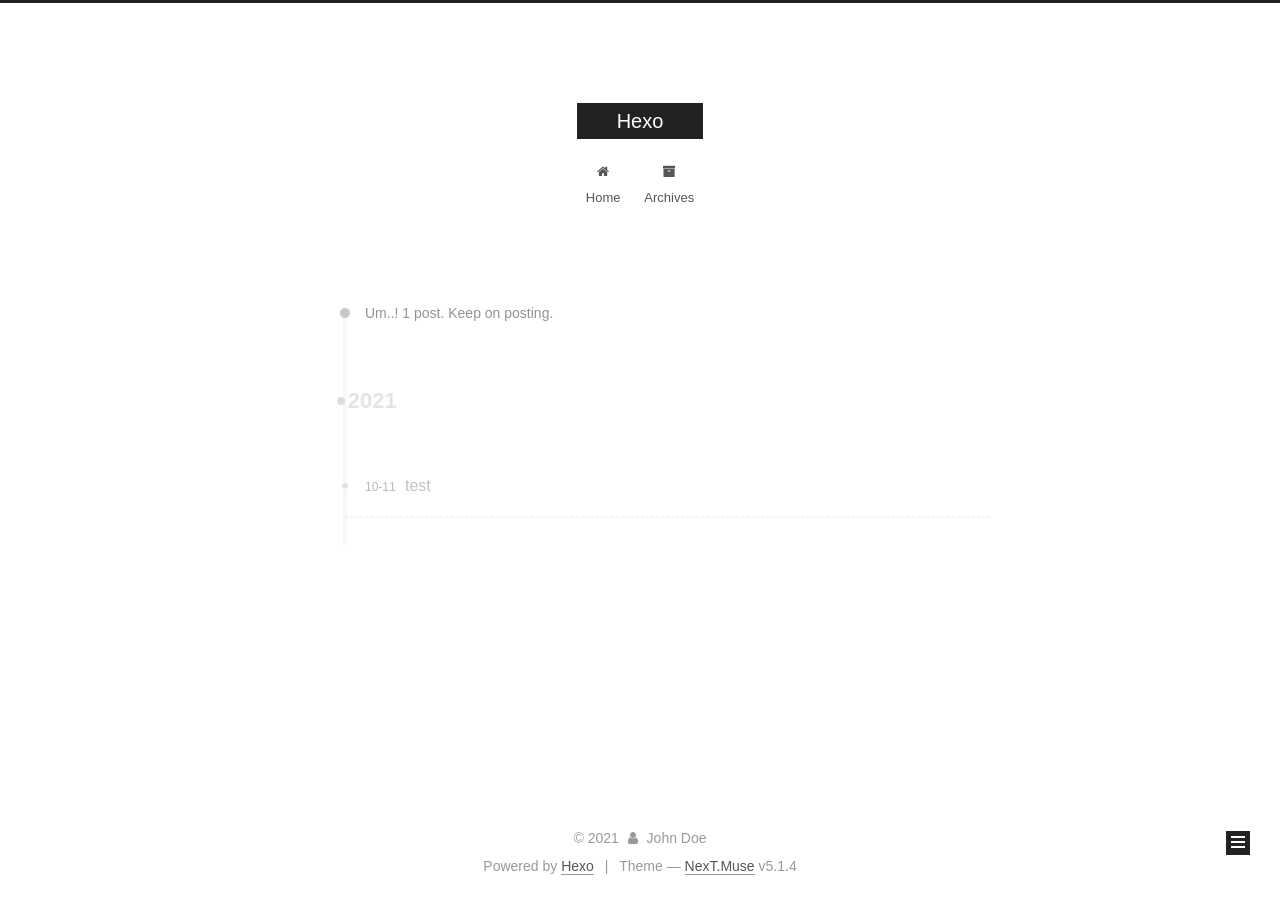
<file: archives/index.html>
<!DOCTYPE html>



  


<html class="theme-next muse use-motion" lang="en">
<head>
  <meta charset="UTF-8"/>
<meta http-equiv="X-UA-Compatible" content="IE=edge" />
<meta name="viewport" content="width=device-width, initial-scale=1, maximum-scale=1"/>
<meta name="theme-color" content="#222">









<meta http-equiv="Cache-Control" content="no-transform" />
<meta http-equiv="Cache-Control" content="no-siteapp" />
















  
  
  <link href="/lib/fancybox/source/jquery.fancybox.css?v=2.1.5" rel="stylesheet" type="text/css" />







<link href="/lib/font-awesome/css/font-awesome.min.css?v=4.6.2" rel="stylesheet" type="text/css" />

<link href="/css/main.css?v=5.1.4" rel="stylesheet" type="text/css" />


  <link rel="apple-touch-icon" sizes="180x180" href="/images/apple-touch-icon-next.png?v=5.1.4">


  <link rel="icon" type="image/png" sizes="32x32" href="/images/favicon-32x32-next.png?v=5.1.4">


  <link rel="icon" type="image/png" sizes="16x16" href="/images/favicon-16x16-next.png?v=5.1.4">


  <link rel="mask-icon" href="/images/logo.svg?v=5.1.4" color="#222">





  <meta name="keywords" content="Hexo, NexT" />










<meta property="og:type" content="website">
<meta property="og:title" content="Hexo">
<meta property="og:url" content="http://example.com/archives/index.html">
<meta property="og:site_name" content="Hexo">
<meta property="og:locale" content="en_US">
<meta property="article:author" content="John Doe">
<meta name="twitter:card" content="summary">



<script type="text/javascript" id="hexo.configurations">
  var NexT = window.NexT || {};
  var CONFIG = {
    root: '',
    scheme: 'Muse',
    version: '5.1.4',
    sidebar: {"position":"left","display":"post","offset":12,"b2t":false,"scrollpercent":false,"onmobile":false},
    fancybox: true,
    tabs: true,
    motion: {"enable":true,"async":false,"transition":{"post_block":"fadeIn","post_header":"slideDownIn","post_body":"slideDownIn","coll_header":"slideLeftIn","sidebar":"slideUpIn"}},
    duoshuo: {
      userId: '0',
      author: 'Author'
    },
    algolia: {
      applicationID: '',
      apiKey: '',
      indexName: '',
      hits: {"per_page":10},
      labels: {"input_placeholder":"Search for Posts","hits_empty":"We didn't find any results for the search: ${query}","hits_stats":"${hits} results found in ${time} ms"}
    }
  };
</script>



  <link rel="canonical" href="http://example.com/archives/"/>





  <title>Archive | Hexo</title>
  








<meta name="generator" content="Hexo 5.4.0"></head>

<body itemscope itemtype="http://schema.org/WebPage" lang="en">

  
  
    
  

  <div class="container sidebar-position-left page-archive">
    <div class="headband"></div>

    <header id="header" class="header" itemscope itemtype="http://schema.org/WPHeader">
      <div class="header-inner"><div class="site-brand-wrapper">
  <div class="site-meta ">
    

    <div class="custom-logo-site-title">
      <a href="/"  class="brand" rel="start">
        <span class="logo-line-before"><i></i></span>
        <span class="site-title">Hexo</span>
        <span class="logo-line-after"><i></i></span>
      </a>
    </div>
      
        <p class="site-subtitle"></p>
      
  </div>

  <div class="site-nav-toggle">
    <button>
      <span class="btn-bar"></span>
      <span class="btn-bar"></span>
      <span class="btn-bar"></span>
    </button>
  </div>
</div>

<nav class="site-nav">
  

  
    <ul id="menu" class="menu">
      
        
        <li class="menu-item menu-item-home">
          <a href="/%20" rel="section">
            
              <i class="menu-item-icon fa fa-fw fa-home"></i> <br />
            
            Home
          </a>
        </li>
      
        
        <li class="menu-item menu-item-archives">
          <a href="/archives/%20" rel="section">
            
              <i class="menu-item-icon fa fa-fw fa-archive"></i> <br />
            
            Archives
          </a>
        </li>
      

      
    </ul>
  

  
</nav>



 </div>
    </header>

    <main id="main" class="main">
      <div class="main-inner">
        <div class="content-wrap">
          <div id="content" class="content">
            

  
  
  
  <div class="post-block archive">
    <div id="posts" class="posts-collapse">
      <span class="archive-move-on"></span>

      <span class="archive-page-counter">
        
        
        
          
        
        Um..! 1 post. Keep on posting.
      </span>

      

        
        
        

        
          
          <div class="collection-title">
            <h1 class="archive-year" id="archive-year-2021">2021</h1>
          </div>
        
        

        

  <article class="post post-type-normal" itemscope itemtype="http://schema.org/Article">
    <header class="post-header">

      <h2 class="post-title">
        
            <a class="post-title-link" href="/2021/10/11/test/" itemprop="url">
              
                <span itemprop="name">test</span>
              
            </a>
        
      </h2>

      <div class="post-meta">
        <time class="post-time" itemprop="dateCreated"
              datetime="2021-10-11T10:24:27+08:00"
              content="2021-10-11" >
          10-11
        </time>
      </div>

    </header>
  </article>



      

    </div>
  </div>
  
  
  

  



          </div>
          


          

        </div>
        
          
  
  <div class="sidebar-toggle">
    <div class="sidebar-toggle-line-wrap">
      <span class="sidebar-toggle-line sidebar-toggle-line-first"></span>
      <span class="sidebar-toggle-line sidebar-toggle-line-middle"></span>
      <span class="sidebar-toggle-line sidebar-toggle-line-last"></span>
    </div>
  </div>

  <aside id="sidebar" class="sidebar">
    
    <div class="sidebar-inner">

      

      

      <section class="site-overview-wrap sidebar-panel sidebar-panel-active">
        <div class="site-overview">
          <div class="site-author motion-element" itemprop="author" itemscope itemtype="http://schema.org/Person">
            
              <p class="site-author-name" itemprop="name"></p>
              <p class="site-description motion-element" itemprop="description"></p>
          </div>

          <nav class="site-state motion-element">

            
              <div class="site-state-item site-state-posts">
              
                <a href="/archives/%20%7C%7C%20archive">
              
                  <span class="site-state-item-count">1</span>
                  <span class="site-state-item-name">posts</span>
                </a>
              </div>
            

            

            

          </nav>

          

          

          
          

          
          

          

        </div>
      </section>

      

      

    </div>
  </aside>


        
      </div>
    </main>

    <footer id="footer" class="footer">
      <div class="footer-inner">
        <div class="copyright">&copy; <span itemprop="copyrightYear">2021</span>
  <span class="with-love">
    <i class="fa fa-user"></i>
  </span>
  <span class="author" itemprop="copyrightHolder">John Doe</span>

  
</div>


  <div class="powered-by">Powered by <a class="theme-link" target="_blank" href="https://hexo.io">Hexo</a></div>



  <span class="post-meta-divider">|</span>



  <div class="theme-info">Theme &mdash; <a class="theme-link" target="_blank" href="https://github.com/iissnan/hexo-theme-next">NexT.Muse</a> v5.1.4</div>




        







        
      </div>
    </footer>

    
      <div class="back-to-top">
        <i class="fa fa-arrow-up"></i>
        
      </div>
    

    

  </div>

  

<script type="text/javascript">
  if (Object.prototype.toString.call(window.Promise) !== '[object Function]') {
    window.Promise = null;
  }
</script>









  












  
  
    <script type="text/javascript" src="/lib/jquery/index.js?v=2.1.3"></script>
  

  
  
    <script type="text/javascript" src="/lib/fastclick/lib/fastclick.min.js?v=1.0.6"></script>
  

  
  
    <script type="text/javascript" src="/lib/jquery_lazyload/jquery.lazyload.js?v=1.9.7"></script>
  

  
  
    <script type="text/javascript" src="/lib/velocity/velocity.min.js?v=1.2.1"></script>
  

  
  
    <script type="text/javascript" src="/lib/velocity/velocity.ui.min.js?v=1.2.1"></script>
  

  
  
    <script type="text/javascript" src="/lib/fancybox/source/jquery.fancybox.pack.js?v=2.1.5"></script>
  


  


  <script type="text/javascript" src="/js/src/utils.js?v=5.1.4"></script>

  <script type="text/javascript" src="/js/src/motion.js?v=5.1.4"></script>



  
  

  

  


  <script type="text/javascript" src="/js/src/bootstrap.js?v=5.1.4"></script>



  


  




	





  





  












  





  

  

  

  
  

  

  

  

</body>
</html>
</file>
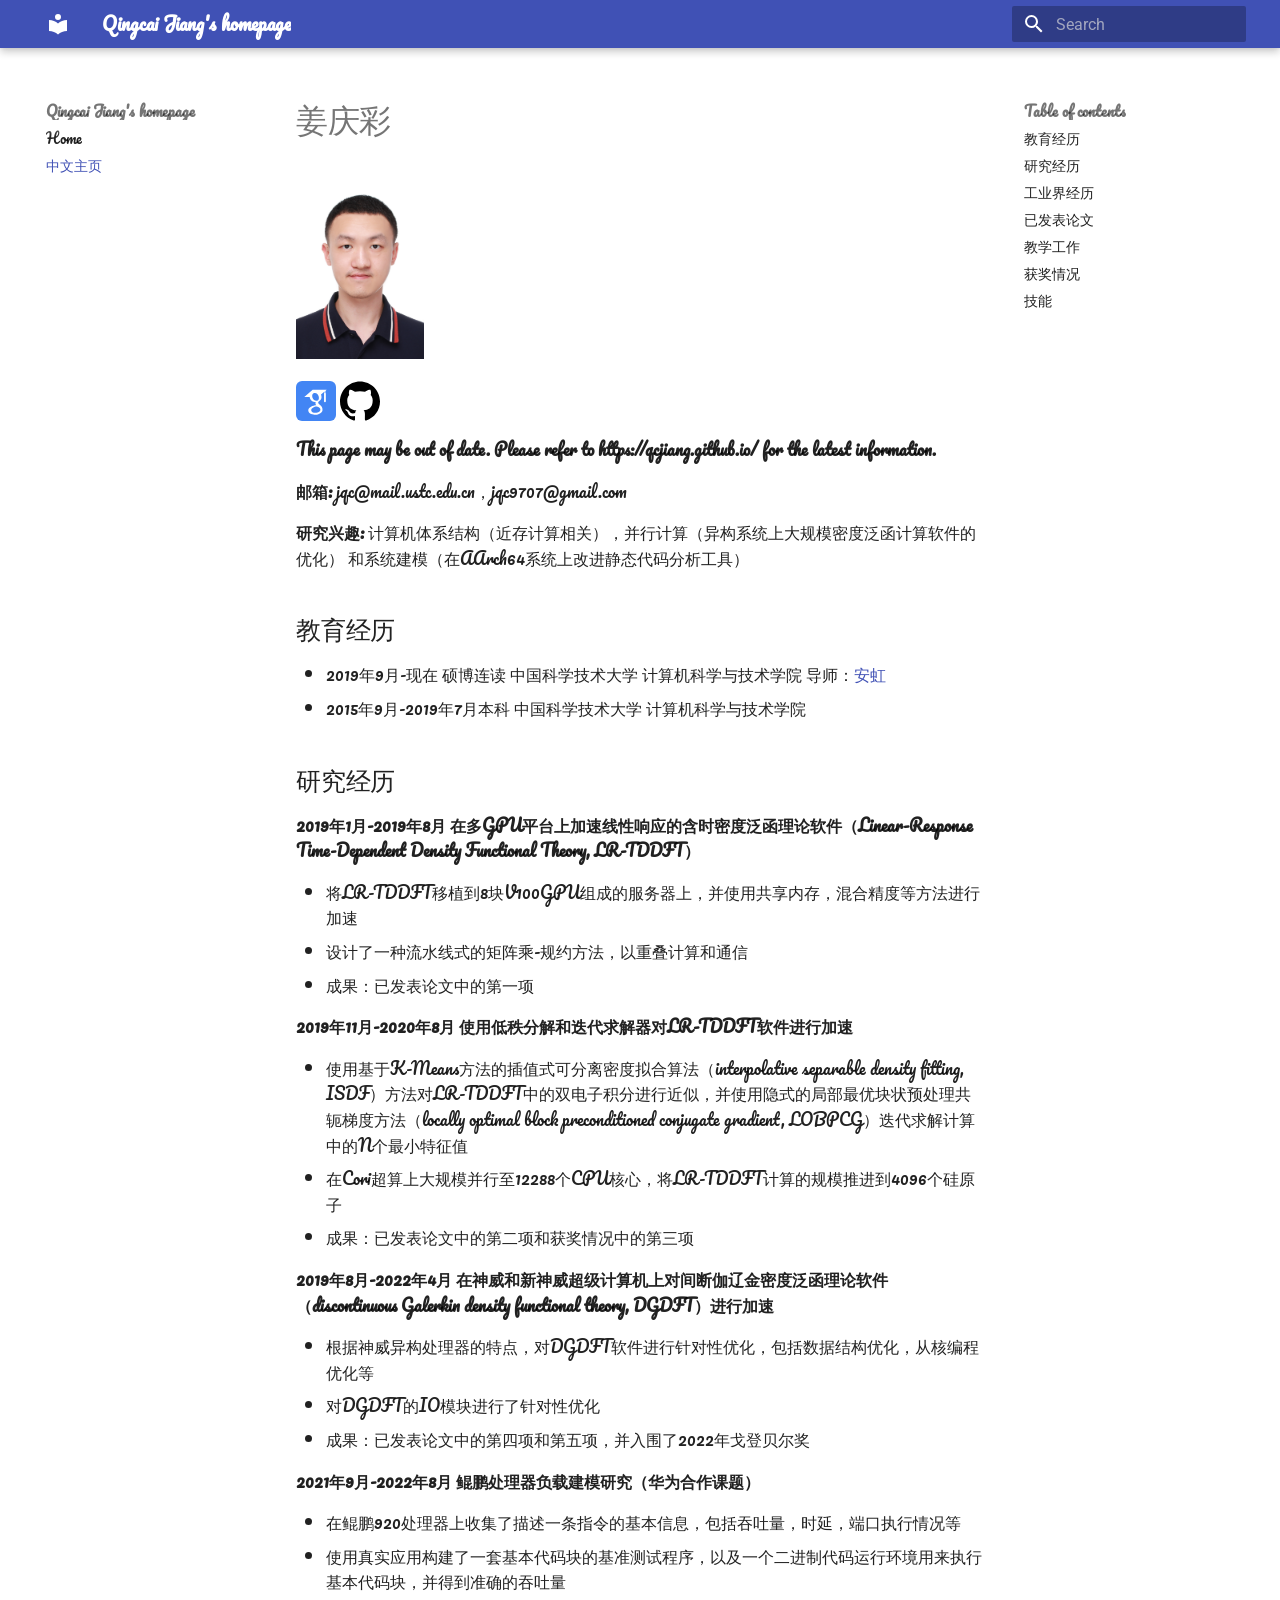
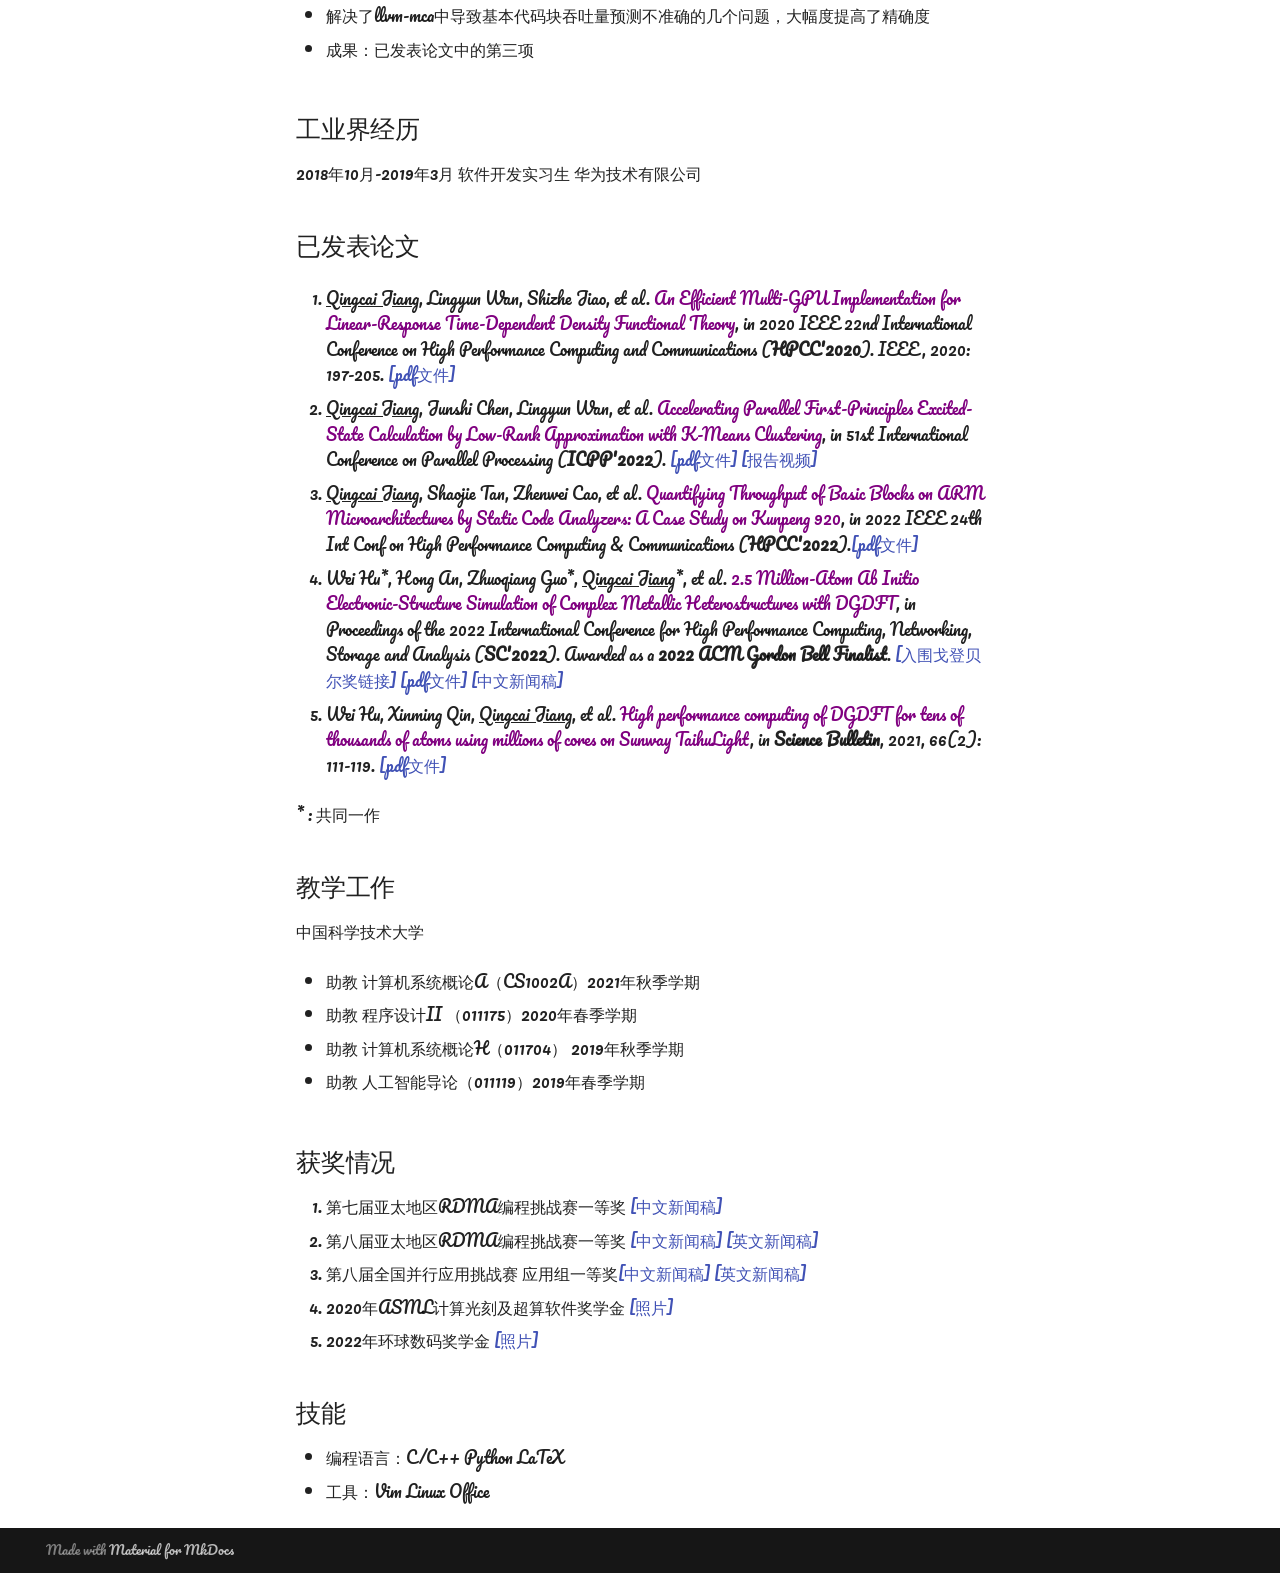
<file: index_ch/index.html>
<!doctype html>
<html lang="en" class="no-js">
  <head>
    
      <meta charset="utf-8">
      <meta name="viewport" content="width=device-width,initial-scale=1">
      
      
        <meta name="author" content="Qingcai Jiang">
      
      
      
        <link rel="prev" href="..">
      
      
      
      <link rel="icon" href="../assets/images/favicon.png">
      <meta name="generator" content="mkdocs-1.6.1, mkdocs-material-9.6.11">
    
    
      
        <title>中文主页 - Qingcai Jiang's homepage</title>
      
    
    
      <link rel="stylesheet" href="../assets/stylesheets/main.4af4bdda.min.css">
      
      


    
    
      
    
    
      
        
        
        <link rel="preconnect" href="https://fonts.gstatic.com" crossorigin>
        <link rel="stylesheet" href="https://fonts.googleapis.com/css?family=Roboto:300,300i,400,400i,700,700i%7CRoboto+Mono:400,400i,700,700i&display=fallback">
        <style>:root{--md-text-font:"Roboto";--md-code-font:"Roboto Mono"}</style>
      
    
    
      <link rel="stylesheet" href="../styles/extra.css">
    
    <script>__md_scope=new URL("..",location),__md_hash=e=>[...e].reduce(((e,_)=>(e<<5)-e+_.charCodeAt(0)),0),__md_get=(e,_=localStorage,t=__md_scope)=>JSON.parse(_.getItem(t.pathname+"."+e)),__md_set=(e,_,t=localStorage,a=__md_scope)=>{try{t.setItem(a.pathname+"."+e,JSON.stringify(_))}catch(e){}}</script>
    
      

    
    
    
  </head>
  
  
    <body dir="ltr">
  
    
    <input class="md-toggle" data-md-toggle="drawer" type="checkbox" id="__drawer" autocomplete="off">
    <input class="md-toggle" data-md-toggle="search" type="checkbox" id="__search" autocomplete="off">
    <label class="md-overlay" for="__drawer"></label>
    <div data-md-component="skip">
      
        
        <a href="#_1" class="md-skip">
          Skip to content
        </a>
      
    </div>
    <div data-md-component="announce">
      
    </div>
    
    
      

  

<header class="md-header md-header--shadow" data-md-component="header">
  <nav class="md-header__inner md-grid" aria-label="Header">
    <a href=".." title="Qingcai Jiang&#39;s homepage" class="md-header__button md-logo" aria-label="Qingcai Jiang's homepage" data-md-component="logo">
      
  
  <svg xmlns="http://www.w3.org/2000/svg" viewBox="0 0 24 24"><path d="M12 8a3 3 0 0 0 3-3 3 3 0 0 0-3-3 3 3 0 0 0-3 3 3 3 0 0 0 3 3m0 3.54C9.64 9.35 6.5 8 3 8v11c3.5 0 6.64 1.35 9 3.54 2.36-2.19 5.5-3.54 9-3.54V8c-3.5 0-6.64 1.35-9 3.54"/></svg>

    </a>
    <label class="md-header__button md-icon" for="__drawer">
      
      <svg xmlns="http://www.w3.org/2000/svg" viewBox="0 0 24 24"><path d="M3 6h18v2H3zm0 5h18v2H3zm0 5h18v2H3z"/></svg>
    </label>
    <div class="md-header__title" data-md-component="header-title">
      <div class="md-header__ellipsis">
        <div class="md-header__topic">
          <span class="md-ellipsis">
            Qingcai Jiang's homepage
          </span>
        </div>
        <div class="md-header__topic" data-md-component="header-topic">
          <span class="md-ellipsis">
            
              中文主页
            
          </span>
        </div>
      </div>
    </div>
    
    
      <script>var palette=__md_get("__palette");if(palette&&palette.color){if("(prefers-color-scheme)"===palette.color.media){var media=matchMedia("(prefers-color-scheme: light)"),input=document.querySelector(media.matches?"[data-md-color-media='(prefers-color-scheme: light)']":"[data-md-color-media='(prefers-color-scheme: dark)']");palette.color.media=input.getAttribute("data-md-color-media"),palette.color.scheme=input.getAttribute("data-md-color-scheme"),palette.color.primary=input.getAttribute("data-md-color-primary"),palette.color.accent=input.getAttribute("data-md-color-accent")}for(var[key,value]of Object.entries(palette.color))document.body.setAttribute("data-md-color-"+key,value)}</script>
    
    
    
      
      
        <label class="md-header__button md-icon" for="__search">
          
          <svg xmlns="http://www.w3.org/2000/svg" viewBox="0 0 24 24"><path d="M9.5 3A6.5 6.5 0 0 1 16 9.5c0 1.61-.59 3.09-1.56 4.23l.27.27h.79l5 5-1.5 1.5-5-5v-.79l-.27-.27A6.52 6.52 0 0 1 9.5 16 6.5 6.5 0 0 1 3 9.5 6.5 6.5 0 0 1 9.5 3m0 2C7 5 5 7 5 9.5S7 14 9.5 14 14 12 14 9.5 12 5 9.5 5"/></svg>
        </label>
        <div class="md-search" data-md-component="search" role="dialog">
  <label class="md-search__overlay" for="__search"></label>
  <div class="md-search__inner" role="search">
    <form class="md-search__form" name="search">
      <input type="text" class="md-search__input" name="query" aria-label="Search" placeholder="Search" autocapitalize="off" autocorrect="off" autocomplete="off" spellcheck="false" data-md-component="search-query" required>
      <label class="md-search__icon md-icon" for="__search">
        
        <svg xmlns="http://www.w3.org/2000/svg" viewBox="0 0 24 24"><path d="M9.5 3A6.5 6.5 0 0 1 16 9.5c0 1.61-.59 3.09-1.56 4.23l.27.27h.79l5 5-1.5 1.5-5-5v-.79l-.27-.27A6.52 6.52 0 0 1 9.5 16 6.5 6.5 0 0 1 3 9.5 6.5 6.5 0 0 1 9.5 3m0 2C7 5 5 7 5 9.5S7 14 9.5 14 14 12 14 9.5 12 5 9.5 5"/></svg>
        
        <svg xmlns="http://www.w3.org/2000/svg" viewBox="0 0 24 24"><path d="M20 11v2H8l5.5 5.5-1.42 1.42L4.16 12l7.92-7.92L13.5 5.5 8 11z"/></svg>
      </label>
      <nav class="md-search__options" aria-label="Search">
        
        <button type="reset" class="md-search__icon md-icon" title="Clear" aria-label="Clear" tabindex="-1">
          
          <svg xmlns="http://www.w3.org/2000/svg" viewBox="0 0 24 24"><path d="M19 6.41 17.59 5 12 10.59 6.41 5 5 6.41 10.59 12 5 17.59 6.41 19 12 13.41 17.59 19 19 17.59 13.41 12z"/></svg>
        </button>
      </nav>
      
    </form>
    <div class="md-search__output">
      <div class="md-search__scrollwrap" tabindex="0" data-md-scrollfix>
        <div class="md-search-result" data-md-component="search-result">
          <div class="md-search-result__meta">
            Initializing search
          </div>
          <ol class="md-search-result__list" role="presentation"></ol>
        </div>
      </div>
    </div>
  </div>
</div>
      
    
    
  </nav>
  
</header>
    
    <div class="md-container" data-md-component="container">
      
      
        
          
        
      
      <main class="md-main" data-md-component="main">
        <div class="md-main__inner md-grid">
          
            
              
              <div class="md-sidebar md-sidebar--primary" data-md-component="sidebar" data-md-type="navigation" >
                <div class="md-sidebar__scrollwrap">
                  <div class="md-sidebar__inner">
                    



<nav class="md-nav md-nav--primary" aria-label="Navigation" data-md-level="0">
  <label class="md-nav__title" for="__drawer">
    <a href=".." title="Qingcai Jiang&#39;s homepage" class="md-nav__button md-logo" aria-label="Qingcai Jiang's homepage" data-md-component="logo">
      
  
  <svg xmlns="http://www.w3.org/2000/svg" viewBox="0 0 24 24"><path d="M12 8a3 3 0 0 0 3-3 3 3 0 0 0-3-3 3 3 0 0 0-3 3 3 3 0 0 0 3 3m0 3.54C9.64 9.35 6.5 8 3 8v11c3.5 0 6.64 1.35 9 3.54 2.36-2.19 5.5-3.54 9-3.54V8c-3.5 0-6.64 1.35-9 3.54"/></svg>

    </a>
    Qingcai Jiang's homepage
  </label>
  
  <ul class="md-nav__list" data-md-scrollfix>
    
      
      
  
  
  
  
    <li class="md-nav__item">
      <a href=".." class="md-nav__link">
        
  
  
  <span class="md-ellipsis">
    Home
    
  </span>
  

      </a>
    </li>
  

    
      
      
  
  
    
  
  
  
    <li class="md-nav__item md-nav__item--active">
      
      <input class="md-nav__toggle md-toggle" type="checkbox" id="__toc">
      
      
        
      
      
        <label class="md-nav__link md-nav__link--active" for="__toc">
          
  
  
  <span class="md-ellipsis">
    中文主页
    
  </span>
  

          <span class="md-nav__icon md-icon"></span>
        </label>
      
      <a href="./" class="md-nav__link md-nav__link--active">
        
  
  
  <span class="md-ellipsis">
    中文主页
    
  </span>
  

      </a>
      
        

<nav class="md-nav md-nav--secondary" aria-label="Table of contents">
  
  
  
    
  
  
    <label class="md-nav__title" for="__toc">
      <span class="md-nav__icon md-icon"></span>
      Table of contents
    </label>
    <ul class="md-nav__list" data-md-component="toc" data-md-scrollfix>
      
        <li class="md-nav__item">
  <a href="#_2" class="md-nav__link">
    <span class="md-ellipsis">
      教育经历
    </span>
  </a>
  
</li>
      
        <li class="md-nav__item">
  <a href="#_3" class="md-nav__link">
    <span class="md-ellipsis">
      研究经历
    </span>
  </a>
  
</li>
      
        <li class="md-nav__item">
  <a href="#_4" class="md-nav__link">
    <span class="md-ellipsis">
      工业界经历
    </span>
  </a>
  
</li>
      
        <li class="md-nav__item">
  <a href="#_5" class="md-nav__link">
    <span class="md-ellipsis">
      已发表论文
    </span>
  </a>
  
</li>
      
        <li class="md-nav__item">
  <a href="#_6" class="md-nav__link">
    <span class="md-ellipsis">
      教学工作
    </span>
  </a>
  
</li>
      
        <li class="md-nav__item">
  <a href="#_7" class="md-nav__link">
    <span class="md-ellipsis">
      获奖情况
    </span>
  </a>
  
</li>
      
        <li class="md-nav__item">
  <a href="#_8" class="md-nav__link">
    <span class="md-ellipsis">
      技能
    </span>
  </a>
  
</li>
      
    </ul>
  
</nav>
      
    </li>
  

    
  </ul>
</nav>
                  </div>
                </div>
              </div>
            
            
              
              <div class="md-sidebar md-sidebar--secondary" data-md-component="sidebar" data-md-type="toc" >
                <div class="md-sidebar__scrollwrap">
                  <div class="md-sidebar__inner">
                    

<nav class="md-nav md-nav--secondary" aria-label="Table of contents">
  
  
  
    
  
  
    <label class="md-nav__title" for="__toc">
      <span class="md-nav__icon md-icon"></span>
      Table of contents
    </label>
    <ul class="md-nav__list" data-md-component="toc" data-md-scrollfix>
      
        <li class="md-nav__item">
  <a href="#_2" class="md-nav__link">
    <span class="md-ellipsis">
      教育经历
    </span>
  </a>
  
</li>
      
        <li class="md-nav__item">
  <a href="#_3" class="md-nav__link">
    <span class="md-ellipsis">
      研究经历
    </span>
  </a>
  
</li>
      
        <li class="md-nav__item">
  <a href="#_4" class="md-nav__link">
    <span class="md-ellipsis">
      工业界经历
    </span>
  </a>
  
</li>
      
        <li class="md-nav__item">
  <a href="#_5" class="md-nav__link">
    <span class="md-ellipsis">
      已发表论文
    </span>
  </a>
  
</li>
      
        <li class="md-nav__item">
  <a href="#_6" class="md-nav__link">
    <span class="md-ellipsis">
      教学工作
    </span>
  </a>
  
</li>
      
        <li class="md-nav__item">
  <a href="#_7" class="md-nav__link">
    <span class="md-ellipsis">
      获奖情况
    </span>
  </a>
  
</li>
      
        <li class="md-nav__item">
  <a href="#_8" class="md-nav__link">
    <span class="md-ellipsis">
      技能
    </span>
  </a>
  
</li>
      
    </ul>
  
</nav>
                  </div>
                </div>
              </div>
            
          
          
            <div class="md-content" data-md-component="content">
              <article class="md-content__inner md-typeset">
                
                  



<h1 id="_1">姜庆彩</h1>
<p><img src="../picture/jqc.jpg" alt="jqc" style="zoom:5%;" /></p>
<p><a href="https://scholar.google.com/citations?user=OaiS4pMAAAAJ" target="blank"><img align="center" src="../picture/googlescholar.svg" alt="" height="30" width="40"  /></a> <a href="https://github.com/qcjiang" target="blank"><img align="center" src="../picture/github.svg" alt="" height="30" width="40"  /></a></p>
<p><strong>This page may be out of date. Please refer to https://qcjiang.github.io/ for the latest information.</strong></p>
<p><strong>邮箱:</strong> jqc@mail.ustc.edu.cn，jqc9707@gmail.com</p>
<p><strong>研究兴趣:</strong> 计算机体系结构（近存计算相关），并行计算（异构系统上大规模密度泛函计算软件的优化） 和系统建模（在AArch64系统上改进静态代码分析工具）</p>
<h2 id="_2">教育经历</h2>
<ul>
<li>2019年9月-现在 硕博连读 中国科学技术大学 计算机科学与技术学院  导师：<a href="https://cs.ustc.edu.cn/2020/0426/c23235a460072/page.htm" target="blank">安虹</a>     </li>
<li>2015年9月-2019年7月本科 中国科学技术大学 计算机科学与技术学院</li>
</ul>
<h2 id="_3">研究经历</h2>
<p><strong>2019年1月-2019年8月 在多GPU平台上加速线性响应的含时密度泛函理论软件（Linear-Response Time-Dependent Density Functional Theory, LR-TDDFT）</strong></p>
<ul>
<li>将LR-TDDFT移植到8块V100GPU组成的服务器上，并使用共享内存，混合精度等方法进行加速</li>
<li>设计了一种流水线式的矩阵乘-规约方法，以重叠计算和通信</li>
<li>成果：已发表论文中的第一项</li>
</ul>
<p><strong>2019年11月-2020年8月 使用低秩分解和迭代求解器对LR-TDDFT软件进行加速</strong></p>
<ul>
<li>使用基于K-Means方法的插值式可分离密度拟合算法（interpolative separable density fitting, ISDF）方法对LR-TDDFT中的双电子积分进行近似，并使用隐式的局部最优块状预处理共轭梯度方法（locally optimal block preconditioned conjugate gradient, LOBPCG）迭代求解计算中的N个最小特征值</li>
<li>在Cori超算上大规模并行至12288个CPU核心，将LR-TDDFT计算的规模推进到4096个硅原子</li>
<li>成果：已发表论文中的第二项和获奖情况中的第三项</li>
</ul>
<p><strong>2019年8月-2022年4月 在神威和新神威超级计算机上对间断伽辽金密度泛函理论软件（discontinuous Galerkin density functional theory, DGDFT）进行加速</strong></p>
<ul>
<li>根据神威异构处理器的特点，对DGDFT软件进行针对性优化，包括数据结构优化，从核编程优化等</li>
<li>对DGDFT的IO模块进行了针对性优化</li>
<li>成果：已发表论文中的第四项和第五项，并入围了2022年戈登贝尔奖</li>
</ul>
<p><strong>2021年9月-2022年8月 鲲鹏处理器负载建模研究（华为合作课题）</strong></p>
<ul>
<li>在鲲鹏920处理器上收集了描述一条指令的基本信息，包括吞吐量，时延，端口执行情况等</li>
<li>使用真实应用构建了一套基本代码块的基准测试程序，以及一个二进制代码运行环境用来执行基本代码块，并得到准确的吞吐量</li>
<li>
<p>解决了llvm-mca中导致基本代码块吞吐量预测不准确的几个问题，大幅度提高了精确度</p>
</li>
<li>
<p>成果：已发表论文中的第三项</p>
</li>
</ul>
<h2 id="_4">工业界经历</h2>
<p>2018年10月-2019年3月 软件开发实习生 华为技术有限公司</p>
<h2 id="_5">已发表论文</h2>
<ol>
<li>
<p><u>Qingcai Jiang</u>, Lingyun Wan, Shizhe Jiao, et al. <font color="Purple">An Efficient Multi-GPU Implementation for Linear-Response Time-Dependent Density Functional Theory</font>, in 2020 IEEE 22nd International Conference on High Performance Computing and Communications (<strong>HPCC'2020</strong>). IEEE, 2020: 197-205. <a href="../pdf/lrtddft_gpu_hpcc2020.pdf" target="blank">[pdf文件]</a></p>
</li>
<li>
<p><u>Qingcai Jiang</u>, Junshi Chen, Lingyun Wan, et al.  <font color="Purple">Accelerating Parallel First-Principles Excited-State Calculation by Low-Rank Approximation with K-Means Clustering</font>, in 51st International Conference on Parallel Processing (<strong>ICPP'2022</strong>). <a href="../pdf/lrtddft_isdf_icpp2022.pdf" target="blank">[pdf文件]</a> <a href="https://www.youtube.com/watch?v=fjSMj3iBNpU&list=PLv0Xcy0uv4R9EnuG01ZC8Ega5oydARAmT&index=3&ab_channel=ICPP2022" target="blank">[报告视频]</a></p>
</li>
<li>
<p><u>Qingcai Jiang</u>, Shaojie Tan, Zhenwei Cao, et al. <font color="Purple">Quantifying Throughput of Basic Blocks on ARM Microarchitectures by Static Code Analyzers: A Case Study on Kunpeng 920</font>, in 2022 IEEE 24th Int Conf on High Performance Computing &amp; Communications (<strong>HPCC'2022</strong>).<a href="../pdf/static_code_analyzer_hpcc2022.pdf" target="blank">[pdf文件]</a></p>
</li>
<li>
<p>Wei Hu*, Hong An, Zhuoqiang Guo*, <u>Qingcai Jiang</u>*, et al. <font color="Purple">2.5 Million-Atom Ab Initio Electronic-Structure Simulation of Complex Metallic Heterostructures with DGDFT</font>, in Proceedings of the 2022 International Conference for High Performance Computing, Networking, Storage and Analysis (<strong>SC'2022</strong>). Awarded as a <strong>2022 ACM Gordon Bell Finalist</strong>. <a href="https://sc22.supercomputing.org/presentation/?id=gb105&sess=sess191" target="blank">[入围戈登贝尔奖链接]</a> <a href="../pdf/dgdft_sc2022.pdf" target="blank">[pdf文件]</a> <a href="http://news.ustc.edu.cn/info/1055/81128.htm" target="blank">[中文新闻稿]</a> </p>
</li>
<li>
<p>Wei Hu, Xinming Qin, <u>Qingcai Jiang</u>, et al. <font color="Purple">High performance computing of DGDFT for tens of thousands of atoms using millions of cores on Sunway TaihuLight</font>, in <strong>Science Bulletin</strong>, 2021, 66(2): 111-119. <a href="../pdf/dgdft_sunway_scibull2020.pdf" target="blank">[pdf文件]</a></p>
</li>
</ol>
<p>* : 共同一作</p>
<h2 id="_6">教学工作</h2>
<p>中国科学技术大学</p>
<ul>
<li>
<p>助教 计算机系统概论A（CS1002A）2021年秋季学期</p>
</li>
<li>
<p>助教 程序设计II （011175）2020年春季学期</p>
</li>
<li>
<p>助教 计算机系统概论H（011704） 2019年秋季学期</p>
</li>
<li>
<p>助教 人工智能导论（011119）2019年春季学期</p>
</li>
</ul>
<h2 id="_7">获奖情况</h2>
<ol>
<li>第七届亚太地区RDMA编程挑战赛一等奖 <a href="http://news.ustc.edu.cn/info/1055/49558.htm" target="blank">[中文新闻稿]</a>  </li>
<li>第八届亚太地区RDMA编程挑战赛一等奖 <a href="http://news.ustc.edu.cn/info/1047/73404.htm" target="blank">[中文新闻稿]</a> <a href="http://en.ustc.edu.cn/info/1007/3145.htm" target="blank">[英文新闻稿]</a> </li>
<li>第八届全国并行应用挑战赛 应用组一等奖<a href="http://news.ustc.edu.cn/info/1055/73007.htm" target="blank">[中文新闻稿]</a> <a href="http://en.ustc.edu.cn/info/1007/3073.htm" target="blank">[英文新闻稿]</a> </li>
<li>2020年ASML计算光刻及超算软件奖学金 <a href="../picture/asml_scholarship.jpg" target="blank">[照片]</a></li>
<li>2022年环球数码奖学金 <a href="../picture/gdc_scholarship.jpg" target="blank">[照片]</a></li>
</ol>
<h2 id="_8">技能</h2>
<ul>
<li>编程语言：C/C++ Python LaTeX </li>
<li>工具：Vim Linux Office</li>
</ul>












                
              </article>
            </div>
          
          
<script>var target=document.getElementById(location.hash.slice(1));target&&target.name&&(target.checked=target.name.startsWith("__tabbed_"))</script>
        </div>
        
      </main>
      
        <footer class="md-footer">
  
  <div class="md-footer-meta md-typeset">
    <div class="md-footer-meta__inner md-grid">
      <div class="md-copyright">
  
  
    Made with
    <a href="https://squidfunk.github.io/mkdocs-material/" target="_blank" rel="noopener">
      Material for MkDocs
    </a>
  
</div>
      
    </div>
  </div>
</footer>
      
    </div>
    <div class="md-dialog" data-md-component="dialog">
      <div class="md-dialog__inner md-typeset"></div>
    </div>
    
    
    
      
      <script id="__config" type="application/json">{"base": "..", "features": [], "search": "../assets/javascripts/workers/search.f8cc74c7.min.js", "tags": null, "translations": {"clipboard.copied": "Copied to clipboard", "clipboard.copy": "Copy to clipboard", "search.result.more.one": "1 more on this page", "search.result.more.other": "# more on this page", "search.result.none": "No matching documents", "search.result.one": "1 matching document", "search.result.other": "# matching documents", "search.result.placeholder": "Type to start searching", "search.result.term.missing": "Missing", "select.version": "Select version"}, "version": null}</script>
    
    
      <script src="../assets/javascripts/bundle.c8b220af.min.js"></script>
      
    
  </body>
</html>
</file>
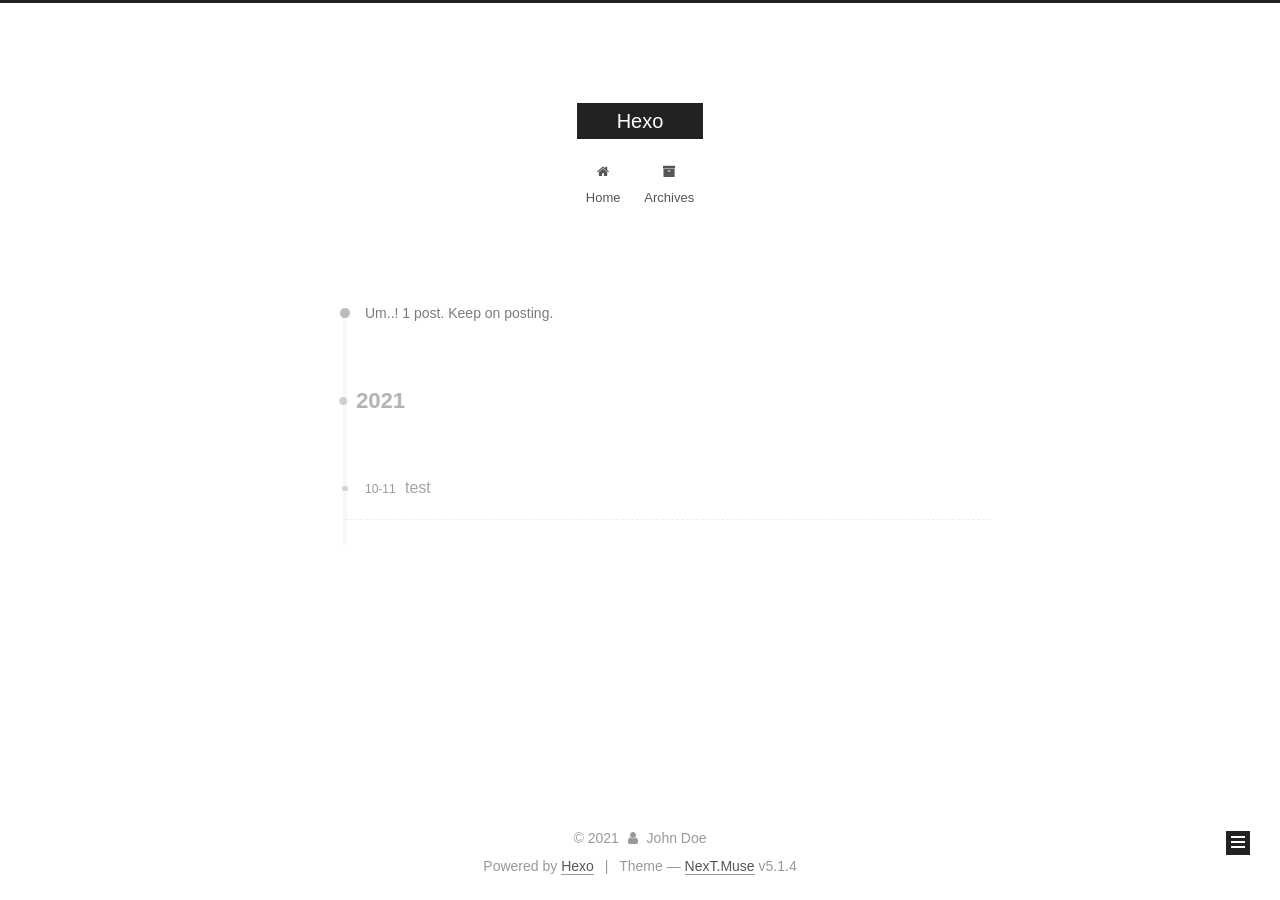
<file: archives/2021/index.html>
<!DOCTYPE html>



  


<html class="theme-next muse use-motion" lang="en">
<head>
  <meta charset="UTF-8"/>
<meta http-equiv="X-UA-Compatible" content="IE=edge" />
<meta name="viewport" content="width=device-width, initial-scale=1, maximum-scale=1"/>
<meta name="theme-color" content="#222">









<meta http-equiv="Cache-Control" content="no-transform" />
<meta http-equiv="Cache-Control" content="no-siteapp" />
















  
  
  <link href="/lib/fancybox/source/jquery.fancybox.css?v=2.1.5" rel="stylesheet" type="text/css" />







<link href="/lib/font-awesome/css/font-awesome.min.css?v=4.6.2" rel="stylesheet" type="text/css" />

<link href="/css/main.css?v=5.1.4" rel="stylesheet" type="text/css" />


  <link rel="apple-touch-icon" sizes="180x180" href="/images/apple-touch-icon-next.png?v=5.1.4">


  <link rel="icon" type="image/png" sizes="32x32" href="/images/favicon-32x32-next.png?v=5.1.4">


  <link rel="icon" type="image/png" sizes="16x16" href="/images/favicon-16x16-next.png?v=5.1.4">


  <link rel="mask-icon" href="/images/logo.svg?v=5.1.4" color="#222">





  <meta name="keywords" content="Hexo, NexT" />










<meta property="og:type" content="website">
<meta property="og:title" content="Hexo">
<meta property="og:url" content="http://example.com/archives/2021/index.html">
<meta property="og:site_name" content="Hexo">
<meta property="og:locale" content="en_US">
<meta property="article:author" content="John Doe">
<meta name="twitter:card" content="summary">



<script type="text/javascript" id="hexo.configurations">
  var NexT = window.NexT || {};
  var CONFIG = {
    root: '',
    scheme: 'Muse',
    version: '5.1.4',
    sidebar: {"position":"left","display":"post","offset":12,"b2t":false,"scrollpercent":false,"onmobile":false},
    fancybox: true,
    tabs: true,
    motion: {"enable":true,"async":false,"transition":{"post_block":"fadeIn","post_header":"slideDownIn","post_body":"slideDownIn","coll_header":"slideLeftIn","sidebar":"slideUpIn"}},
    duoshuo: {
      userId: '0',
      author: 'Author'
    },
    algolia: {
      applicationID: '',
      apiKey: '',
      indexName: '',
      hits: {"per_page":10},
      labels: {"input_placeholder":"Search for Posts","hits_empty":"We didn't find any results for the search: ${query}","hits_stats":"${hits} results found in ${time} ms"}
    }
  };
</script>



  <link rel="canonical" href="http://example.com/archives/2021/"/>





  <title>Archive | Hexo</title>
  








<meta name="generator" content="Hexo 5.4.0"></head>

<body itemscope itemtype="http://schema.org/WebPage" lang="en">

  
  
    
  

  <div class="container sidebar-position-left page-archive">
    <div class="headband"></div>

    <header id="header" class="header" itemscope itemtype="http://schema.org/WPHeader">
      <div class="header-inner"><div class="site-brand-wrapper">
  <div class="site-meta ">
    

    <div class="custom-logo-site-title">
      <a href="/"  class="brand" rel="start">
        <span class="logo-line-before"><i></i></span>
        <span class="site-title">Hexo</span>
        <span class="logo-line-after"><i></i></span>
      </a>
    </div>
      
        <p class="site-subtitle"></p>
      
  </div>

  <div class="site-nav-toggle">
    <button>
      <span class="btn-bar"></span>
      <span class="btn-bar"></span>
      <span class="btn-bar"></span>
    </button>
  </div>
</div>

<nav class="site-nav">
  

  
    <ul id="menu" class="menu">
      
        
        <li class="menu-item menu-item-home">
          <a href="/%20" rel="section">
            
              <i class="menu-item-icon fa fa-fw fa-home"></i> <br />
            
            Home
          </a>
        </li>
      
        
        <li class="menu-item menu-item-archives">
          <a href="/archives/%20" rel="section">
            
              <i class="menu-item-icon fa fa-fw fa-archive"></i> <br />
            
            Archives
          </a>
        </li>
      

      
    </ul>
  

  
</nav>



 </div>
    </header>

    <main id="main" class="main">
      <div class="main-inner">
        <div class="content-wrap">
          <div id="content" class="content">
            

  
  
  
  <div class="post-block archive">
    <div id="posts" class="posts-collapse">
      <span class="archive-move-on"></span>

      <span class="archive-page-counter">
        
        
        
          
        
        Um..! 1 post. Keep on posting.
      </span>

      

        
        
        

        
          
          <div class="collection-title">
            <h1 class="archive-year" id="archive-year-2021">2021</h1>
          </div>
        
        

        

  <article class="post post-type-normal" itemscope itemtype="http://schema.org/Article">
    <header class="post-header">

      <h2 class="post-title">
        
            <a class="post-title-link" href="/2021/10/11/test/" itemprop="url">
              
                <span itemprop="name">test</span>
              
            </a>
        
      </h2>

      <div class="post-meta">
        <time class="post-time" itemprop="dateCreated"
              datetime="2021-10-11T10:24:27+08:00"
              content="2021-10-11" >
          10-11
        </time>
      </div>

    </header>
  </article>



      

    </div>
  </div>
  
  
  

  



          </div>
          


          

        </div>
        
          
  
  <div class="sidebar-toggle">
    <div class="sidebar-toggle-line-wrap">
      <span class="sidebar-toggle-line sidebar-toggle-line-first"></span>
      <span class="sidebar-toggle-line sidebar-toggle-line-middle"></span>
      <span class="sidebar-toggle-line sidebar-toggle-line-last"></span>
    </div>
  </div>

  <aside id="sidebar" class="sidebar">
    
    <div class="sidebar-inner">

      

      

      <section class="site-overview-wrap sidebar-panel sidebar-panel-active">
        <div class="site-overview">
          <div class="site-author motion-element" itemprop="author" itemscope itemtype="http://schema.org/Person">
            
              <p class="site-author-name" itemprop="name"></p>
              <p class="site-description motion-element" itemprop="description"></p>
          </div>

          <nav class="site-state motion-element">

            
              <div class="site-state-item site-state-posts">
              
                <a href="/archives/%20%7C%7C%20archive">
              
                  <span class="site-state-item-count">1</span>
                  <span class="site-state-item-name">posts</span>
                </a>
              </div>
            

            

            

          </nav>

          

          

          
          

          
          

          

        </div>
      </section>

      

      

    </div>
  </aside>


        
      </div>
    </main>

    <footer id="footer" class="footer">
      <div class="footer-inner">
        <div class="copyright">&copy; <span itemprop="copyrightYear">2021</span>
  <span class="with-love">
    <i class="fa fa-user"></i>
  </span>
  <span class="author" itemprop="copyrightHolder">John Doe</span>

  
</div>


  <div class="powered-by">Powered by <a class="theme-link" target="_blank" href="https://hexo.io">Hexo</a></div>



  <span class="post-meta-divider">|</span>



  <div class="theme-info">Theme &mdash; <a class="theme-link" target="_blank" href="https://github.com/iissnan/hexo-theme-next">NexT.Muse</a> v5.1.4</div>




        







        
      </div>
    </footer>

    
      <div class="back-to-top">
        <i class="fa fa-arrow-up"></i>
        
      </div>
    

    

  </div>

  

<script type="text/javascript">
  if (Object.prototype.toString.call(window.Promise) !== '[object Function]') {
    window.Promise = null;
  }
</script>









  












  
  
    <script type="text/javascript" src="/lib/jquery/index.js?v=2.1.3"></script>
  

  
  
    <script type="text/javascript" src="/lib/fastclick/lib/fastclick.min.js?v=1.0.6"></script>
  

  
  
    <script type="text/javascript" src="/lib/jquery_lazyload/jquery.lazyload.js?v=1.9.7"></script>
  

  
  
    <script type="text/javascript" src="/lib/velocity/velocity.min.js?v=1.2.1"></script>
  

  
  
    <script type="text/javascript" src="/lib/velocity/velocity.ui.min.js?v=1.2.1"></script>
  

  
  
    <script type="text/javascript" src="/lib/fancybox/source/jquery.fancybox.pack.js?v=2.1.5"></script>
  


  


  <script type="text/javascript" src="/js/src/utils.js?v=5.1.4"></script>

  <script type="text/javascript" src="/js/src/motion.js?v=5.1.4"></script>



  
  

  

  


  <script type="text/javascript" src="/js/src/bootstrap.js?v=5.1.4"></script>



  


  




	





  





  












  





  

  

  

  
  

  

  

  

</body>
</html>
</file>
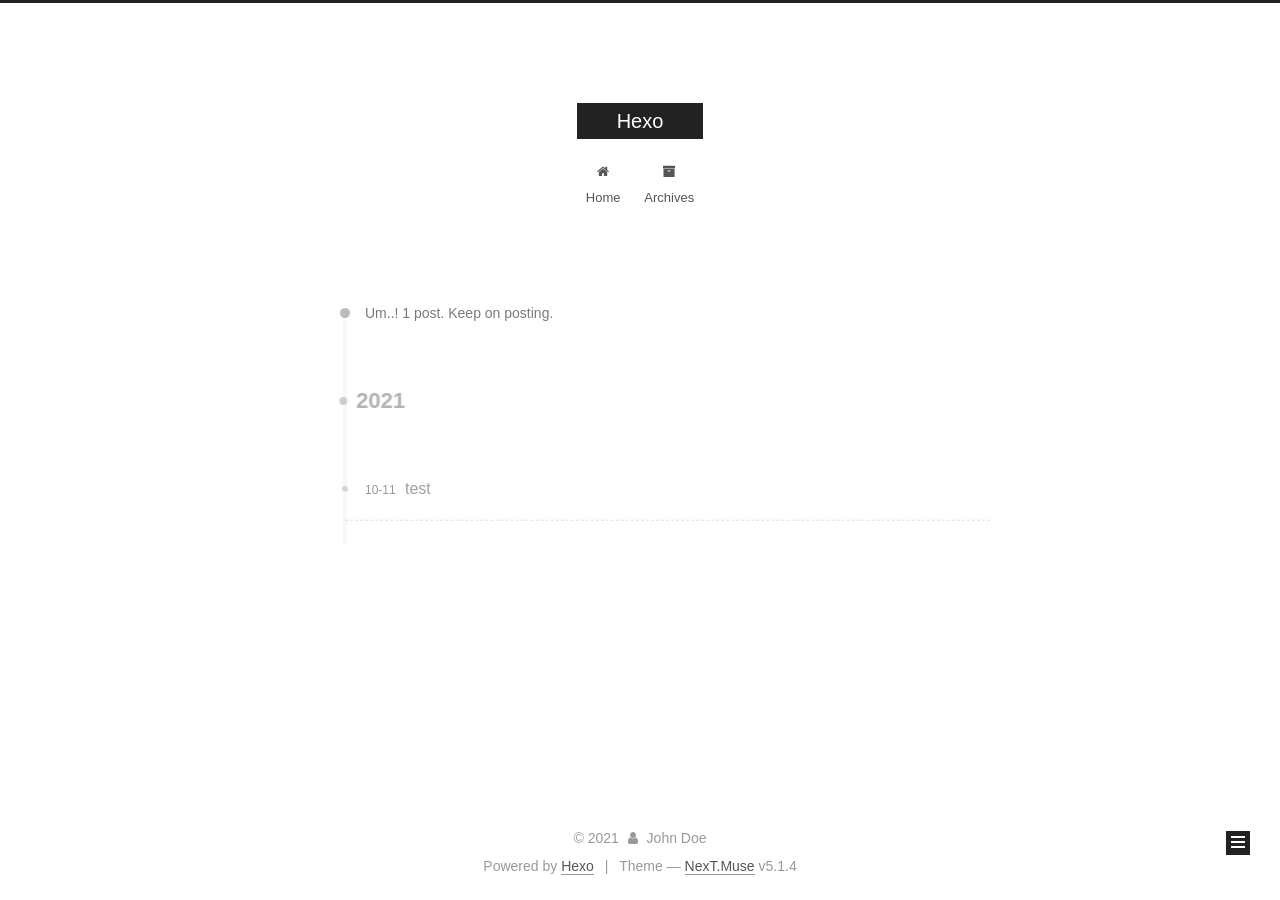
<file: archives/2021/10/index.html>
<!DOCTYPE html>



  


<html class="theme-next muse use-motion" lang="en">
<head>
  <meta charset="UTF-8"/>
<meta http-equiv="X-UA-Compatible" content="IE=edge" />
<meta name="viewport" content="width=device-width, initial-scale=1, maximum-scale=1"/>
<meta name="theme-color" content="#222">









<meta http-equiv="Cache-Control" content="no-transform" />
<meta http-equiv="Cache-Control" content="no-siteapp" />
















  
  
  <link href="/lib/fancybox/source/jquery.fancybox.css?v=2.1.5" rel="stylesheet" type="text/css" />







<link href="/lib/font-awesome/css/font-awesome.min.css?v=4.6.2" rel="stylesheet" type="text/css" />

<link href="/css/main.css?v=5.1.4" rel="stylesheet" type="text/css" />


  <link rel="apple-touch-icon" sizes="180x180" href="/images/apple-touch-icon-next.png?v=5.1.4">


  <link rel="icon" type="image/png" sizes="32x32" href="/images/favicon-32x32-next.png?v=5.1.4">


  <link rel="icon" type="image/png" sizes="16x16" href="/images/favicon-16x16-next.png?v=5.1.4">


  <link rel="mask-icon" href="/images/logo.svg?v=5.1.4" color="#222">





  <meta name="keywords" content="Hexo, NexT" />










<meta property="og:type" content="website">
<meta property="og:title" content="Hexo">
<meta property="og:url" content="http://example.com/archives/2021/10/index.html">
<meta property="og:site_name" content="Hexo">
<meta property="og:locale" content="en_US">
<meta property="article:author" content="John Doe">
<meta name="twitter:card" content="summary">



<script type="text/javascript" id="hexo.configurations">
  var NexT = window.NexT || {};
  var CONFIG = {
    root: '',
    scheme: 'Muse',
    version: '5.1.4',
    sidebar: {"position":"left","display":"post","offset":12,"b2t":false,"scrollpercent":false,"onmobile":false},
    fancybox: true,
    tabs: true,
    motion: {"enable":true,"async":false,"transition":{"post_block":"fadeIn","post_header":"slideDownIn","post_body":"slideDownIn","coll_header":"slideLeftIn","sidebar":"slideUpIn"}},
    duoshuo: {
      userId: '0',
      author: 'Author'
    },
    algolia: {
      applicationID: '',
      apiKey: '',
      indexName: '',
      hits: {"per_page":10},
      labels: {"input_placeholder":"Search for Posts","hits_empty":"We didn't find any results for the search: ${query}","hits_stats":"${hits} results found in ${time} ms"}
    }
  };
</script>



  <link rel="canonical" href="http://example.com/archives/2021/10/"/>





  <title>Archive | Hexo</title>
  








<meta name="generator" content="Hexo 5.4.0"></head>

<body itemscope itemtype="http://schema.org/WebPage" lang="en">

  
  
    
  

  <div class="container sidebar-position-left page-archive">
    <div class="headband"></div>

    <header id="header" class="header" itemscope itemtype="http://schema.org/WPHeader">
      <div class="header-inner"><div class="site-brand-wrapper">
  <div class="site-meta ">
    

    <div class="custom-logo-site-title">
      <a href="/"  class="brand" rel="start">
        <span class="logo-line-before"><i></i></span>
        <span class="site-title">Hexo</span>
        <span class="logo-line-after"><i></i></span>
      </a>
    </div>
      
        <p class="site-subtitle"></p>
      
  </div>

  <div class="site-nav-toggle">
    <button>
      <span class="btn-bar"></span>
      <span class="btn-bar"></span>
      <span class="btn-bar"></span>
    </button>
  </div>
</div>

<nav class="site-nav">
  

  
    <ul id="menu" class="menu">
      
        
        <li class="menu-item menu-item-home">
          <a href="/%20" rel="section">
            
              <i class="menu-item-icon fa fa-fw fa-home"></i> <br />
            
            Home
          </a>
        </li>
      
        
        <li class="menu-item menu-item-archives">
          <a href="/archives/%20" rel="section">
            
              <i class="menu-item-icon fa fa-fw fa-archive"></i> <br />
            
            Archives
          </a>
        </li>
      

      
    </ul>
  

  
</nav>



 </div>
    </header>

    <main id="main" class="main">
      <div class="main-inner">
        <div class="content-wrap">
          <div id="content" class="content">
            

  
  
  
  <div class="post-block archive">
    <div id="posts" class="posts-collapse">
      <span class="archive-move-on"></span>

      <span class="archive-page-counter">
        
        
        
          
        
        Um..! 1 post. Keep on posting.
      </span>

      

        
        
        

        
          
          <div class="collection-title">
            <h1 class="archive-year" id="archive-year-2021">2021</h1>
          </div>
        
        

        

  <article class="post post-type-normal" itemscope itemtype="http://schema.org/Article">
    <header class="post-header">

      <h2 class="post-title">
        
            <a class="post-title-link" href="/2021/10/11/test/" itemprop="url">
              
                <span itemprop="name">test</span>
              
            </a>
        
      </h2>

      <div class="post-meta">
        <time class="post-time" itemprop="dateCreated"
              datetime="2021-10-11T10:24:27+08:00"
              content="2021-10-11" >
          10-11
        </time>
      </div>

    </header>
  </article>



      

    </div>
  </div>
  
  
  

  



          </div>
          


          

        </div>
        
          
  
  <div class="sidebar-toggle">
    <div class="sidebar-toggle-line-wrap">
      <span class="sidebar-toggle-line sidebar-toggle-line-first"></span>
      <span class="sidebar-toggle-line sidebar-toggle-line-middle"></span>
      <span class="sidebar-toggle-line sidebar-toggle-line-last"></span>
    </div>
  </div>

  <aside id="sidebar" class="sidebar">
    
    <div class="sidebar-inner">

      

      

      <section class="site-overview-wrap sidebar-panel sidebar-panel-active">
        <div class="site-overview">
          <div class="site-author motion-element" itemprop="author" itemscope itemtype="http://schema.org/Person">
            
              <p class="site-author-name" itemprop="name"></p>
              <p class="site-description motion-element" itemprop="description"></p>
          </div>

          <nav class="site-state motion-element">

            
              <div class="site-state-item site-state-posts">
              
                <a href="/archives/%20%7C%7C%20archive">
              
                  <span class="site-state-item-count">1</span>
                  <span class="site-state-item-name">posts</span>
                </a>
              </div>
            

            

            

          </nav>

          

          

          
          

          
          

          

        </div>
      </section>

      

      

    </div>
  </aside>


        
      </div>
    </main>

    <footer id="footer" class="footer">
      <div class="footer-inner">
        <div class="copyright">&copy; <span itemprop="copyrightYear">2021</span>
  <span class="with-love">
    <i class="fa fa-user"></i>
  </span>
  <span class="author" itemprop="copyrightHolder">John Doe</span>

  
</div>


  <div class="powered-by">Powered by <a class="theme-link" target="_blank" href="https://hexo.io">Hexo</a></div>



  <span class="post-meta-divider">|</span>



  <div class="theme-info">Theme &mdash; <a class="theme-link" target="_blank" href="https://github.com/iissnan/hexo-theme-next">NexT.Muse</a> v5.1.4</div>




        







        
      </div>
    </footer>

    
      <div class="back-to-top">
        <i class="fa fa-arrow-up"></i>
        
      </div>
    

    

  </div>

  

<script type="text/javascript">
  if (Object.prototype.toString.call(window.Promise) !== '[object Function]') {
    window.Promise = null;
  }
</script>









  












  
  
    <script type="text/javascript" src="/lib/jquery/index.js?v=2.1.3"></script>
  

  
  
    <script type="text/javascript" src="/lib/fastclick/lib/fastclick.min.js?v=1.0.6"></script>
  

  
  
    <script type="text/javascript" src="/lib/jquery_lazyload/jquery.lazyload.js?v=1.9.7"></script>
  

  
  
    <script type="text/javascript" src="/lib/velocity/velocity.min.js?v=1.2.1"></script>
  

  
  
    <script type="text/javascript" src="/lib/velocity/velocity.ui.min.js?v=1.2.1"></script>
  

  
  
    <script type="text/javascript" src="/lib/fancybox/source/jquery.fancybox.pack.js?v=2.1.5"></script>
  


  


  <script type="text/javascript" src="/js/src/utils.js?v=5.1.4"></script>

  <script type="text/javascript" src="/js/src/motion.js?v=5.1.4"></script>



  
  

  

  


  <script type="text/javascript" src="/js/src/bootstrap.js?v=5.1.4"></script>



  


  




	





  





  












  





  

  

  

  
  

  

  

  

</body>
</html>
</file>
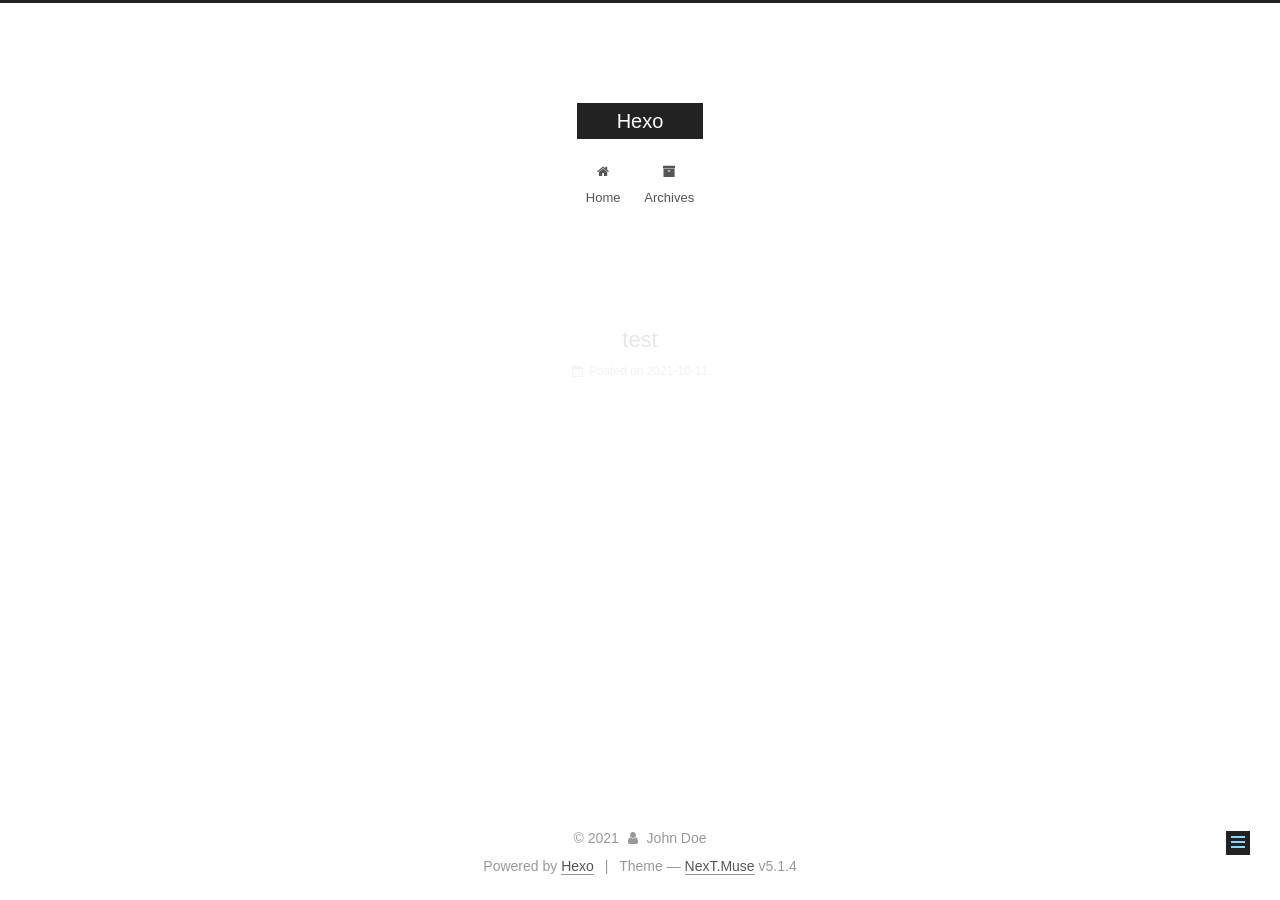
<file: 2021/10/11/test/index.html>
<!DOCTYPE html>



  


<html class="theme-next muse use-motion" lang="en">
<head>
  <meta charset="UTF-8"/>
<meta http-equiv="X-UA-Compatible" content="IE=edge" />
<meta name="viewport" content="width=device-width, initial-scale=1, maximum-scale=1"/>
<meta name="theme-color" content="#222">









<meta http-equiv="Cache-Control" content="no-transform" />
<meta http-equiv="Cache-Control" content="no-siteapp" />
















  
  
  <link href="/lib/fancybox/source/jquery.fancybox.css?v=2.1.5" rel="stylesheet" type="text/css" />







<link href="/lib/font-awesome/css/font-awesome.min.css?v=4.6.2" rel="stylesheet" type="text/css" />

<link href="/css/main.css?v=5.1.4" rel="stylesheet" type="text/css" />


  <link rel="apple-touch-icon" sizes="180x180" href="/images/apple-touch-icon-next.png?v=5.1.4">


  <link rel="icon" type="image/png" sizes="32x32" href="/images/favicon-32x32-next.png?v=5.1.4">


  <link rel="icon" type="image/png" sizes="16x16" href="/images/favicon-16x16-next.png?v=5.1.4">


  <link rel="mask-icon" href="/images/logo.svg?v=5.1.4" color="#222">





  <meta name="keywords" content="Hexo, NexT" />










<meta property="og:type" content="article">
<meta property="og:title" content="test">
<meta property="og:url" content="http://example.com/2021/10/11/test/index.html">
<meta property="og:site_name" content="Hexo">
<meta property="og:locale" content="en_US">
<meta property="article:published_time" content="2021-10-11T02:24:27.000Z">
<meta property="article:modified_time" content="2021-10-11T02:24:27.058Z">
<meta property="article:author" content="John Doe">
<meta name="twitter:card" content="summary">



<script type="text/javascript" id="hexo.configurations">
  var NexT = window.NexT || {};
  var CONFIG = {
    root: '',
    scheme: 'Muse',
    version: '5.1.4',
    sidebar: {"position":"left","display":"post","offset":12,"b2t":false,"scrollpercent":false,"onmobile":false},
    fancybox: true,
    tabs: true,
    motion: {"enable":true,"async":false,"transition":{"post_block":"fadeIn","post_header":"slideDownIn","post_body":"slideDownIn","coll_header":"slideLeftIn","sidebar":"slideUpIn"}},
    duoshuo: {
      userId: '0',
      author: 'Author'
    },
    algolia: {
      applicationID: '',
      apiKey: '',
      indexName: '',
      hits: {"per_page":10},
      labels: {"input_placeholder":"Search for Posts","hits_empty":"We didn't find any results for the search: ${query}","hits_stats":"${hits} results found in ${time} ms"}
    }
  };
</script>



  <link rel="canonical" href="http://example.com/2021/10/11/test/"/>





  <title>test | Hexo</title>
  








<meta name="generator" content="Hexo 5.4.0"></head>

<body itemscope itemtype="http://schema.org/WebPage" lang="en">

  
  
    
  

  <div class="container sidebar-position-left page-post-detail">
    <div class="headband"></div>

    <header id="header" class="header" itemscope itemtype="http://schema.org/WPHeader">
      <div class="header-inner"><div class="site-brand-wrapper">
  <div class="site-meta ">
    

    <div class="custom-logo-site-title">
      <a href="/"  class="brand" rel="start">
        <span class="logo-line-before"><i></i></span>
        <span class="site-title">Hexo</span>
        <span class="logo-line-after"><i></i></span>
      </a>
    </div>
      
        <p class="site-subtitle"></p>
      
  </div>

  <div class="site-nav-toggle">
    <button>
      <span class="btn-bar"></span>
      <span class="btn-bar"></span>
      <span class="btn-bar"></span>
    </button>
  </div>
</div>

<nav class="site-nav">
  

  
    <ul id="menu" class="menu">
      
        
        <li class="menu-item menu-item-home">
          <a href="/%20" rel="section">
            
              <i class="menu-item-icon fa fa-fw fa-home"></i> <br />
            
            Home
          </a>
        </li>
      
        
        <li class="menu-item menu-item-archives">
          <a href="/archives/%20" rel="section">
            
              <i class="menu-item-icon fa fa-fw fa-archive"></i> <br />
            
            Archives
          </a>
        </li>
      

      
    </ul>
  

  
</nav>



 </div>
    </header>

    <main id="main" class="main">
      <div class="main-inner">
        <div class="content-wrap">
          <div id="content" class="content">
            

  <div id="posts" class="posts-expand">
    

  

  
  
  

  <article class="post post-type-normal" itemscope itemtype="http://schema.org/Article">
  
  
  
  <div class="post-block">
    <link itemprop="mainEntityOfPage" href="http://example.com/2021/10/11/test/">

    <span hidden itemprop="author" itemscope itemtype="http://schema.org/Person">
      <meta itemprop="name" content="">
      <meta itemprop="description" content="">
      <meta itemprop="image" content="/images/avatar.gif">
    </span>

    <span hidden itemprop="publisher" itemscope itemtype="http://schema.org/Organization">
      <meta itemprop="name" content="Hexo">
    </span>

    
      <header class="post-header">

        
        
          <h1 class="post-title" itemprop="name headline">test</h1>
        

        <div class="post-meta">
          <span class="post-time">
            
              <span class="post-meta-item-icon">
                <i class="fa fa-calendar-o"></i>
              </span>
              
                <span class="post-meta-item-text">Posted on</span>
              
              <time title="Post created" itemprop="dateCreated datePublished" datetime="2021-10-11T10:24:27+08:00">
                2021-10-11
              </time>
            

            

            
          </span>

          

          
            
          

          
          

          

          

          

        </div>
      </header>
    

    
    
    
    <div class="post-body" itemprop="articleBody">

      
      

      
        
      
    </div>
    
    
    

    

    

    

    <footer class="post-footer">
      

      
      
      

      

      
      
    </footer>
  </div>
  
  
  
  </article>



    <div class="post-spread">
      
    </div>
  </div>


          </div>
          


          

  



        </div>
        
          
  
  <div class="sidebar-toggle">
    <div class="sidebar-toggle-line-wrap">
      <span class="sidebar-toggle-line sidebar-toggle-line-first"></span>
      <span class="sidebar-toggle-line sidebar-toggle-line-middle"></span>
      <span class="sidebar-toggle-line sidebar-toggle-line-last"></span>
    </div>
  </div>

  <aside id="sidebar" class="sidebar">
    
    <div class="sidebar-inner">

      

      

      <section class="site-overview-wrap sidebar-panel sidebar-panel-active">
        <div class="site-overview">
          <div class="site-author motion-element" itemprop="author" itemscope itemtype="http://schema.org/Person">
            
              <p class="site-author-name" itemprop="name"></p>
              <p class="site-description motion-element" itemprop="description"></p>
          </div>

          <nav class="site-state motion-element">

            
              <div class="site-state-item site-state-posts">
              
                <a href="/archives/%20%7C%7C%20archive">
              
                  <span class="site-state-item-count">1</span>
                  <span class="site-state-item-name">posts</span>
                </a>
              </div>
            

            

            

          </nav>

          

          

          
          

          
          

          

        </div>
      </section>

      

      

    </div>
  </aside>


        
      </div>
    </main>

    <footer id="footer" class="footer">
      <div class="footer-inner">
        <div class="copyright">&copy; <span itemprop="copyrightYear">2021</span>
  <span class="with-love">
    <i class="fa fa-user"></i>
  </span>
  <span class="author" itemprop="copyrightHolder">John Doe</span>

  
</div>


  <div class="powered-by">Powered by <a class="theme-link" target="_blank" href="https://hexo.io">Hexo</a></div>



  <span class="post-meta-divider">|</span>



  <div class="theme-info">Theme &mdash; <a class="theme-link" target="_blank" href="https://github.com/iissnan/hexo-theme-next">NexT.Muse</a> v5.1.4</div>




        







        
      </div>
    </footer>

    
      <div class="back-to-top">
        <i class="fa fa-arrow-up"></i>
        
      </div>
    

    

  </div>

  

<script type="text/javascript">
  if (Object.prototype.toString.call(window.Promise) !== '[object Function]') {
    window.Promise = null;
  }
</script>









  












  
  
    <script type="text/javascript" src="/lib/jquery/index.js?v=2.1.3"></script>
  

  
  
    <script type="text/javascript" src="/lib/fastclick/lib/fastclick.min.js?v=1.0.6"></script>
  

  
  
    <script type="text/javascript" src="/lib/jquery_lazyload/jquery.lazyload.js?v=1.9.7"></script>
  

  
  
    <script type="text/javascript" src="/lib/velocity/velocity.min.js?v=1.2.1"></script>
  

  
  
    <script type="text/javascript" src="/lib/velocity/velocity.ui.min.js?v=1.2.1"></script>
  

  
  
    <script type="text/javascript" src="/lib/fancybox/source/jquery.fancybox.pack.js?v=2.1.5"></script>
  


  


  <script type="text/javascript" src="/js/src/utils.js?v=5.1.4"></script>

  <script type="text/javascript" src="/js/src/motion.js?v=5.1.4"></script>



  
  

  
  <script type="text/javascript" src="/js/src/scrollspy.js?v=5.1.4"></script>
<script type="text/javascript" src="/js/src/post-details.js?v=5.1.4"></script>



  


  <script type="text/javascript" src="/js/src/bootstrap.js?v=5.1.4"></script>



  


  




	





  





  












  





  

  

  

  
  

  

  

  

</body>
</html>
</file>
<file: styles/extra.css>
@import url('https://fonts.googleapis.com/css2?family=Pacifico&display=swap');

/* body {
    font-family: 'Roboto', sans-serif !important;
  }
  
  code, pre {
    font-family: 'Source Code Pro', monospace !important;
  } */
body {
font-family: 'Pacifico', cursive !important;
}

code, pre {
font-family: 'Courier New', monospace !important;
}
</file>
<file: css/main.css>
/* normalize.css v3.0.2 | MIT License | git.io/normalize */
html {
  font-family: sans-serif; /* 1 */
  -ms-text-size-adjust: 100%; /* 2 */
  -webkit-text-size-adjust: 100%; /* 2 */
}
body {
  margin: 0;
}
article,
aside,
details,
figcaption,
figure,
footer,
header,
hgroup,
main,
menu,
nav,
section,
summary {
  display: block;
}
audio,
canvas,
progress,
video {
  display: inline-block; /* 1 */
  vertical-align: baseline; /* 2 */
}
audio:not([controls]) {
  display: none;
  height: 0;
}
[hidden],
template {
  display: none;
}
a {
  background-color: transparent;
}
a:active,
a:hover {
  outline: 0;
}
abbr[title] {
  border-bottom: 1px dotted;
}
b,
strong {
  font-weight: bold;
}
dfn {
  font-style: italic;
}
h1 {
  font-size: 2em;
  margin: 0.67em 0;
}
mark {
  background: #ff0;
  color: #000;
}
small {
  font-size: 80%;
}
sub,
sup {
  font-size: 75%;
  line-height: 0;
  position: relative;
  vertical-align: baseline;
}
sup {
  top: -0.5em;
}
sub {
  bottom: -0.25em;
}
img {
  border: 0;
}
svg:not(:root) {
  overflow: hidden;
}
figure {
  margin: 1em 40px;
}
hr {
  -moz-box-sizing: content-box;
  box-sizing: content-box;
  height: 0;
}
pre {
  overflow: auto;
}
code,
kbd,
pre,
samp {
  font-family: monospace, monospace;
  font-size: 1em;
}
button,
input,
optgroup,
select,
textarea {
  color: inherit; /* 1 */
  font: inherit; /* 2 */
  margin: 0; /* 3 */
}
button {
  overflow: visible;
}
button,
select {
  text-transform: none;
}
button,
html input[type="button"],
input[type="reset"],
input[type="submit"] {
  -webkit-appearance: button; /* 2 */
  cursor: pointer; /* 3 */
}
button[disabled],
html input[disabled] {
  cursor: default;
}
button::-moz-focus-inner,
input::-moz-focus-inner {
  border: 0;
  padding: 0;
}
input {
  line-height: normal;
}
input[type="checkbox"],
input[type="radio"] {
  box-sizing: border-box; /* 1 */
  padding: 0; /* 2 */
}
input[type="number"]::-webkit-inner-spin-button,
input[type="number"]::-webkit-outer-spin-button {
  height: auto;
}
input[type="search"] {
  -webkit-appearance: textfield; /* 1 */
  -moz-box-sizing: content-box;
  -webkit-box-sizing: content-box; /* 2 */
  box-sizing: content-box;
}
input[type="search"]::-webkit-search-cancel-button,
input[type="search"]::-webkit-search-decoration {
  -webkit-appearance: none;
}
fieldset {
  border: 1px solid #c0c0c0;
  margin: 0 2px;
  padding: 0.35em 0.625em 0.75em;
}
legend {
  border: 0; /* 1 */
  padding: 0; /* 2 */
}
textarea {
  overflow: auto;
}
optgroup {
  font-weight: bold;
}
table {
  border-collapse: collapse;
  border-spacing: 0;
}
td,
th {
  padding: 0;
}
::selection {
  background: #262a30;
  color: #fff;
}
body {
  position: relative;
  font-family: 'Lato', "PingFang SC", "Microsoft YaHei", sans-serif;
  font-size: 14px;
  line-height: 2;
  color: #555;
  background: #fff;
}
@media (max-width: 767px) {
  body {
    padding-right: 0 !important;
  }
}
@media (min-width: 768px) and (max-width: 991px) {
  body {
    padding-right: 0 !important;
  }
}
@media (min-width: 1600px) {
  body {
    font-size: 16px;
  }
}
h1,
h2,
h3,
h4,
h5,
h6 {
  margin: 0;
  padding: 0;
  font-weight: bold;
  line-height: 1.5;
  font-family: 'Lato', "PingFang SC", "Microsoft YaHei", sans-serif;
}
h2,
h3,
h4,
h5,
h6 {
  margin: 20px 0 15px;
}
h1 {
  font-size: 22px;
}
@media (max-width: 767px) {
  h1 {
    font-size: 18px;
  }
}
h2 {
  font-size: 20px;
}
@media (max-width: 767px) {
  h2 {
    font-size: 16px;
  }
}
h3 {
  font-size: 18px;
}
@media (max-width: 767px) {
  h3 {
    font-size: 14px;
  }
}
h4 {
  font-size: 16px;
}
@media (max-width: 767px) {
  h4 {
    font-size: 12px;
  }
}
h5 {
  font-size: 14px;
}
@media (max-width: 767px) {
  h5 {
    font-size: 10px;
  }
}
h6 {
  font-size: 12px;
}
@media (max-width: 767px) {
  h6 {
    font-size: 8px;
  }
}
p {
  margin: 0 0 20px 0;
}
a {
  color: #555;
  text-decoration: none;
  outline: none;
  border-bottom: 1px solid #999;
  word-wrap: break-word;
}
a:hover {
  color: #222;
  border-bottom-color: #222;
}
blockquote {
  margin: 0;
  padding: 0;
}
img {
  display: block;
  margin: auto;
  max-width: 100%;
  height: auto;
}
hr {
  margin: 40px 0;
  height: 3px;
  border: none;
  background-color: #ddd;
  background-image: repeating-linear-gradient(-45deg, #fff, #fff 4px, transparent 4px, transparent 8px);
}
blockquote {
  padding: 0 15px;
  color: #666;
  border-left: 4px solid #ddd;
}
blockquote cite::before {
  content: "-";
  padding: 0 5px;
}
dt {
  font-weight: 700;
}
dd {
  margin: 0;
  padding: 0;
}
kbd {
  border: 1px solid #ccc;
  border-radius: 0.2em;
  box-shadow: 0.1em 0.1em 0.2em rgba(0,0,0,0.1);
  background-color: #f9f9f9;
  font-family: inherit;
  background-image: -webkit-linear-gradient(top, #eee, #fff, #eee);
  padding: 0.1em 0.3em;
  white-space: nowrap;
}
.text-left {
  text-align: left;
}
.text-center {
  text-align: center;
}
.text-right {
  text-align: right;
}
.text-justify {
  text-align: justify;
}
.text-nowrap {
  white-space: nowrap;
}
.text-lowercase {
  text-transform: lowercase;
}
.text-uppercase {
  text-transform: uppercase;
}
.text-capitalize {
  text-transform: capitalize;
}
.center-block {
  display: block;
  margin-left: auto;
  margin-right: auto;
}
.clearfix:before,
.clearfix:after {
  content: " ";
  display: table;
}
.clearfix:after {
  clear: both;
}
.pullquote {
  width: 45%;
}
.pullquote.left {
  float: left;
  margin-left: 5px;
  margin-right: 10px;
}
.pullquote.right {
  float: right;
  margin-left: 10px;
  margin-right: 5px;
}
.affix.affix.affix {
  position: fixed;
}
.translation {
  margin-top: -20px;
  font-size: 14px;
  color: #999;
}
.scrollbar-measure {
  width: 100px;
  height: 100px;
  overflow: scroll;
  position: absolute;
  top: -9999px;
}
.use-motion .motion-element {
  opacity: 0;
}
table {
  margin: 20px 0;
  width: 100%;
  border-collapse: collapse;
  border-spacing: 0;
  border: 1px solid #ddd;
  font-size: 14px;
  table-layout: fixed;
  word-wrap: break-all;
}
table>tbody>tr:nth-of-type(odd) {
  background-color: #f9f9f9;
}
table>tbody>tr:hover {
  background-color: #f5f5f5;
}
caption,
th,
td {
  padding: 8px;
  text-align: left;
  vertical-align: middle;
  font-weight: normal;
}
th,
td {
  border-bottom: 3px solid #ddd;
  border-right: 1px solid #eee;
}
th {
  padding-bottom: 10px;
  font-weight: 700;
}
td {
  border-bottom-width: 1px;
}
html,
body {
  height: 100%;
}
.container {
  position: relative;
  min-height: 100%;
}
.header-inner {
  margin: 0 auto;
  padding: 100px 0 70px;
  width: 700px;
}
@media (min-width: 1600px) {
  .container .header-inner {
    width: 900px;
  }
}
.main {
  padding-bottom: 150px;
}
.main-inner {
  margin: 0 auto;
  width: 700px;
}
@media (min-width: 1600px) {
  .container .main-inner {
    width: 900px;
  }
}
.footer {
  position: absolute;
  left: 0;
  bottom: 0;
  width: 100%;
  min-height: 50px;
}
.footer-inner {
  box-sizing: border-box;
  margin: 20px auto;
  width: 700px;
}
@media (min-width: 1600px) {
  .container .footer-inner {
    width: 900px;
  }
}
pre,
.highlight {
  overflow: auto;
  margin: 20px 0;
  padding: 0;
  font-size: 13px;
  color: #4d4d4c;
  background: #f7f7f7;
  line-height: 1.6;
}
pre,
code {
  font-family: consolas, Menlo, "PingFang SC", "Microsoft YaHei", monospace;
}
code {
  padding: 2px 4px;
  word-wrap: break-word;
  color: #555;
  background: #eee;
  border-radius: 3px;
  font-size: 13px;
}
pre {
  padding: 10px;
}
pre code {
  padding: 0;
  color: #4d4d4c;
  background: none;
  text-shadow: none;
}
.highlight {
  border-radius: 1px;
}
.highlight pre {
  border: none;
  margin: 0;
  padding: 10px 0;
}
.highlight table {
  margin: 0;
  width: auto;
  border: none;
}
.highlight td {
  border: none;
  padding: 0;
}
.highlight figcaption {
  font-size: 1em;
  color: #4d4d4c;
  line-height: 1em;
  margin-bottom: 1em;
}
.highlight figcaption:before,
.highlight figcaption:after {
  content: " ";
  display: table;
}
.highlight figcaption:after {
  clear: both;
}
.highlight figcaption a {
  float: right;
  color: #4d4d4c;
}
.highlight figcaption a:hover {
  border-bottom-color: #4d4d4c;
}
.highlight .gutter pre {
  padding-left: 10px;
  padding-right: 10px;
  color: #869194;
  text-align: right;
  background-color: #eff2f3;
}
.highlight .code pre {
  width: 100%;
  padding-left: 10px;
  padding-right: 10px;
  background-color: #f7f7f7;
}
.highlight .line {
  height: 20px;
}
.gutter {
  -webkit-user-select: none;
  -moz-user-select: none;
  -ms-user-select: none;
  user-select: none;
}
.gist table {
  width: auto;
}
.gist table td {
  border: none;
}
pre .deletion {
  background: #fdd;
}
pre .addition {
  background: #dfd;
}
pre .meta {
  color: #8959a8;
}
pre .comment {
  color: #8e908c;
}
pre .variable,
pre .attribute,
pre .tag,
pre .regexp,
pre .ruby .constant,
pre .xml .tag .title,
pre .xml .pi,
pre .xml .doctype,
pre .html .doctype,
pre .css .id,
pre .css .class,
pre .css .pseudo {
  color: #c82829;
}
pre .number,
pre .preprocessor,
pre .built_in,
pre .literal,
pre .params,
pre .constant,
pre .command {
  color: #f5871f;
}
pre .ruby .class .title,
pre .css .rules .attribute,
pre .string,
pre .value,
pre .inheritance,
pre .header,
pre .ruby .symbol,
pre .xml .cdata,
pre .special,
pre .number,
pre .formula {
  color: #718c00;
}
pre .title,
pre .css .hexcolor {
  color: #3e999f;
}
pre .function,
pre .python .decorator,
pre .python .title,
pre .ruby .function .title,
pre .ruby .title .keyword,
pre .perl .sub,
pre .javascript .title,
pre .coffeescript .title {
  color: #4271ae;
}
pre .keyword,
pre .javascript .function {
  color: #8959a8;
}
.full-image.full-image.full-image.full-image {
  border: none;
  max-width: 100%;
  width: auto;
  margin: 20px auto 25px;
}
@media (min-width: 992px) {
  .full-image.full-image.full-image.full-image {
    max-width: none;
    width: 110%;
    margin: 25px -5%;
  }
}
.blockquote-center,
.page-home .post-type-quote blockquote,
.page-post-detail .post-type-quote blockquote {
  position: relative;
  margin: 40px 0;
  padding: 0;
  border-left: none;
  text-align: center;
}
.blockquote-center::before,
.page-home .post-type-quote blockquote::before,
.page-post-detail .post-type-quote blockquote::before,
.blockquote-center::after,
.page-home .post-type-quote blockquote::after,
.page-post-detail .post-type-quote blockquote::after {
  position: absolute;
  content: ' ';
  display: block;
  width: 100%;
  height: 24px;
  opacity: 0.2;
  background-repeat: no-repeat;
  background-position: 0 -6px;
  background-size: 22px 22px;
}
.blockquote-center::before,
.page-home .post-type-quote blockquote::before,
.page-post-detail .post-type-quote blockquote::before {
  top: -20px;
  background-image: url("../images/quote-l.svg");
  border-top: 1px solid #ccc;
}
.blockquote-center::after,
.page-home .post-type-quote blockquote::after,
.page-post-detail .post-type-quote blockquote::after {
  bottom: -20px;
  background-image: url("../images/quote-r.svg");
  border-bottom: 1px solid #ccc;
  background-position: 100% 8px;
}
.blockquote-center p,
.page-home .post-type-quote blockquote p,
.page-post-detail .post-type-quote blockquote p,
.blockquote-center div,
.page-home .post-type-quote blockquote div,
.page-post-detail .post-type-quote blockquote div {
  text-align: center;
}
.post .post-body .group-picture img {
  box-sizing: border-box;
  padding: 0 3px;
  border: none;
}
.post .group-picture-row {
  overflow: hidden;
  margin-top: 6px;
}
.post .group-picture-row:first-child {
  margin-top: 0;
}
.post .group-picture-column {
  float: left;
}
.page-post-detail .post-body .group-picture-column {
  float: none;
  margin-top: 10px;
  width: auto !important;
}
.page-post-detail .post-body .group-picture-column img {
  margin: 0 auto;
}
.page-archive .group-picture-container {
  overflow: hidden;
}
.page-archive .group-picture-row {
  float: left;
}
.page-archive .group-picture-row:first-child {
  margin-top: 6px;
}
.page-archive .group-picture-column {
  max-width: 150px;
  max-height: 150px;
}
.post-body .note {
  position: relative;
  padding: 15px;
  margin-bottom: 20px;
  border: 1px solid #eee;
  border-left-width: 5px;
  border-radius: 3px;
}
.post-body .note h2,
.post-body .note h3,
.post-body .note h4,
.post-body .note h5,
.post-body .note h6 {
  margin-top: 0;
  margin-bottom: 0;
  border-bottom: initial;
  padding-top: 0 !important;
}
.post-body .note p:first-child,
.post-body .note ul:first-child,
.post-body .note ol:first-child,
.post-body .note table:first-child,
.post-body .note pre:first-child,
.post-body .note blockquote:first-child {
  margin-top: 0;
}
.post-body .note p:last-child,
.post-body .note ul:last-child,
.post-body .note ol:last-child,
.post-body .note table:last-child,
.post-body .note pre:last-child,
.post-body .note blockquote:last-child {
  margin-bottom: 0;
}
.post-body .note.default {
  border-left-color: #777;
}
.post-body .note.default h2,
.post-body .note.default h3,
.post-body .note.default h4,
.post-body .note.default h5,
.post-body .note.default h6 {
  color: #777;
}
.post-body .note.primary {
  border-left-color: #6f42c1;
}
.post-body .note.primary h2,
.post-body .note.primary h3,
.post-body .note.primary h4,
.post-body .note.primary h5,
.post-body .note.primary h6 {
  color: #6f42c1;
}
.post-body .note.info {
  border-left-color: #428bca;
}
.post-body .note.info h2,
.post-body .note.info h3,
.post-body .note.info h4,
.post-body .note.info h5,
.post-body .note.info h6 {
  color: #428bca;
}
.post-body .note.success {
  border-left-color: #5cb85c;
}
.post-body .note.success h2,
.post-body .note.success h3,
.post-body .note.success h4,
.post-body .note.success h5,
.post-body .note.success h6 {
  color: #5cb85c;
}
.post-body .note.warning {
  border-left-color: #f0ad4e;
}
.post-body .note.warning h2,
.post-body .note.warning h3,
.post-body .note.warning h4,
.post-body .note.warning h5,
.post-body .note.warning h6 {
  color: #f0ad4e;
}
.post-body .note.danger {
  border-left-color: #d9534f;
}
.post-body .note.danger h2,
.post-body .note.danger h3,
.post-body .note.danger h4,
.post-body .note.danger h5,
.post-body .note.danger h6 {
  color: #d9534f;
}
.post-body .label {
  display: inline;
  padding: 0 2px;
  white-space: nowrap;
}
.post-body .label.default {
  background-color: #f0f0f0;
}
.post-body .label.primary {
  background-color: #efe6f7;
}
.post-body .label.info {
  background-color: #e5f2f8;
}
.post-body .label.success {
  background-color: #e7f4e9;
}
.post-body .label.warning {
  background-color: #fcf6e1;
}
.post-body .label.danger {
  background-color: #fae8eb;
}
.post-body .tabs {
  position: relative;
  display: block;
  margin-bottom: 20px;
  padding-top: 10px;
}
.post-body .tabs ul.nav-tabs {
  margin: 0;
  padding: 0;
  display: flex;
  margin-bottom: -1px;
}
@media (max-width: 413px) {
  .post-body .tabs ul.nav-tabs {
    display: block;
    margin-bottom: 5px;
  }
}
.post-body .tabs ul.nav-tabs li.tab {
  list-style-type: none !important;
  margin: 0 0.25em 0 0;
  border-top: 3px solid transparent;
  border-left: 1px solid transparent;
  border-right: 1px solid transparent;
}
@media (max-width: 413px) {
  .post-body .tabs ul.nav-tabs li.tab {
    margin: initial;
    border-top: 1px solid transparent;
    border-left: 3px solid transparent;
    border-right: 1px solid transparent;
    border-bottom: 1px solid transparent;
  }
}
.post-body .tabs ul.nav-tabs li.tab a {
  outline: 0;
  border-bottom: initial;
  display: block;
  line-height: 1.8em;
  padding: 0.25em 0.75em;
  transition-duration: 0.2s;
  transition-timing-function: ease-out;
  transition-delay: 0s;
}
.post-body .tabs ul.nav-tabs li.tab a i {
  width: 1.285714285714286em;
}
.post-body .tabs ul.nav-tabs li.tab.active {
  border-top: 3px solid #fc6423;
  border-left: 1px solid #ddd;
  border-right: 1px solid #ddd;
  background-color: #fff;
}
@media (max-width: 413px) {
  .post-body .tabs ul.nav-tabs li.tab.active {
    border-top: 1px solid #ddd;
    border-left: 3px solid #fc6423;
    border-right: 1px solid #ddd;
    border-bottom: 1px solid #ddd;
  }
}
.post-body .tabs ul.nav-tabs li.tab.active a {
  cursor: default;
  color: #555;
}
.post-body .tabs .tab-content {
  background-color: #fff;
}
.post-body .tabs .tab-content .tab-pane {
  border: 1px solid #ddd;
  padding: 20px 20px 0 20px;
}
.post-body .tabs .tab-content .tab-pane:not(.active) {
  display: none !important;
}
.post-body .tabs .tab-content .tab-pane.active {
  display: block !important;
}
.btn {
  display: inline-block;
  padding: 0 20px;
  font-size: 14px;
  color: #fff;
  background: #222;
  border: 2px solid #222;
  text-decoration: none;
  border-radius: 0;
  transition-property: background-color;
  transition-duration: 0.2s;
  transition-timing-function: ease-in-out;
  transition-delay: 0s;
  line-height: 2;
}
.btn:hover {
  border-color: #222;
  color: #222;
  background: #fff;
}
.btn +.btn {
  margin: 0 0 8px 8px;
}
.btn .fa-fw {
  width: 1.285714285714286em;
  text-align: left;
}
.btn-bar {
  display: block;
  width: 22px;
  height: 2px;
  background: #555;
  border-radius: 1px;
}
.btn-bar+.btn-bar {
  margin-top: 4px;
}
.pagination {
  margin: 120px 0 40px;
  text-align: center;
  border-top: 1px solid #eee;
}
.page-number-basic,
.pagination .prev,
.pagination .next,
.pagination .page-number,
.pagination .space {
  display: inline-block;
  position: relative;
  top: -1px;
  margin: 0 10px;
  padding: 0 11px;
}
@media (max-width: 767px) {
  .page-number-basic,
  .pagination .prev,
  .pagination .next,
  .pagination .page-number,
  .pagination .space {
    margin: 0 5px;
  }
}
.pagination .prev,
.pagination .next,
.pagination .page-number {
  border-bottom: 0;
  border-top: 1px solid #eee;
  transition-property: border-color;
  transition-duration: 0.2s;
  transition-timing-function: ease-in-out;
  transition-delay: 0s;
}
.pagination .prev:hover,
.pagination .next:hover,
.pagination .page-number:hover {
  border-top-color: #222;
}
.pagination .space {
  padding: 0;
  margin: 0;
}
.pagination .prev {
  margin-left: 0;
}
.pagination .next {
  margin-right: 0;
}
.pagination .page-number.current {
  color: #fff;
  background: #ccc;
  border-top-color: #ccc;
}
@media (max-width: 767px) {
  .pagination {
    border-top: none;
  }
  .pagination .prev,
  .pagination .next,
  .pagination .page-number {
    margin-bottom: 10px;
    border-top: 0;
    border-bottom: 1px solid #eee;
    padding: 0 10px;
  }
  .pagination .prev:hover,
  .pagination .next:hover,
  .pagination .page-number:hover {
    border-bottom-color: #222;
  }
}
.comments {
  margin: 60px 20px 0;
}
.tag-cloud {
  text-align: center;
}
.tag-cloud a {
  display: inline-block;
  margin: 10px;
}
.back-to-top {
  box-sizing: border-box;
  position: fixed;
  bottom: -100px;
  right: 30px;
  z-index: 1050;
  padding: 0 6px;
  width: 24px;
  background: #222;
  font-size: 12px;
  opacity: 1;
  color: #fff;
  cursor: pointer;
  text-align: center;
  -webkit-transform: translateZ(0);
  transition-property: bottom;
  transition-duration: 0.2s;
  transition-timing-function: ease-in-out;
  transition-delay: 0s;
}
@media (min-width: 768px) and (max-width: 991px) {
  .back-to-top {
    display: none !important;
  }
}
@media (max-width: 767px) {
  .back-to-top {
    display: none !important;
  }
}
.back-to-top.back-to-top-on {
  bottom: 19px;
}
.header {
  background: transparent;
}
.header-inner {
  position: relative;
}
.headband {
  height: 3px;
  background: #222;
}
.site-meta {
  margin: 0;
  text-align: center;
}
@media (max-width: 767px) {
  .site-meta {
    text-align: center;
  }
}
.brand {
  position: relative;
  display: inline-block;
  padding: 0 40px;
  color: #fff;
  background: #222;
  border-bottom: none;
}
.brand:hover {
  color: #fff;
}
.logo {
  display: inline-block;
  margin-right: 5px;
  line-height: 36px;
  vertical-align: top;
}
.site-title {
  display: inline-block;
  vertical-align: top;
  line-height: 36px;
  font-size: 20px;
  font-weight: normal;
  font-family: 'Lato', "PingFang SC", "Microsoft YaHei", sans-serif;
}
.site-subtitle {
  margin-top: 10px;
  font-size: 13px;
  color: #999;
}
.use-motion .brand {
  opacity: 0;
}
.use-motion .logo,
.use-motion .site-title,
.use-motion .site-subtitle {
  opacity: 0;
  position: relative;
  top: -10px;
}
.site-nav-toggle {
  display: none;
  position: absolute;
  top: 10px;
  left: 10px;
}
@media (max-width: 767px) {
  .site-nav-toggle {
    display: block;
  }
}
.site-nav-toggle button {
  margin-top: 2px;
  padding: 9px 10px;
  background: transparent;
  border: none;
}
@media (max-width: 767px) {
  .site-nav {
    display: none;
    margin: 0 -10px;
    padding: 0 10px;
    clear: both;
    border-top: 1px solid #ddd;
  }
}
@media (min-width: 768px) and (max-width: 991px) {
  .site-nav {
    display: block !important;
  }
}
@media (min-width: 992px) {
  .site-nav {
    display: block !important;
  }
}
.menu {
  margin-top: 20px;
  padding-left: 0;
  text-align: center;
}
.menu .menu-item {
  display: inline-block;
  margin: 0 10px;
  list-style: none;
}
@media screen and (max-width: 767px) {
  .menu .menu-item {
    margin-top: 10px;
  }
}
.menu .menu-item a {
  display: block;
  font-size: 13px;
  line-height: inherit;
  border-bottom: 1px solid transparent;
  transition-property: border-color;
  transition-duration: 0.2s;
  transition-timing-function: ease-in-out;
  transition-delay: 0s;
}
.menu .menu-item a:hover {
  border-bottom-color: #222;
}
.menu .menu-item .fa {
  margin-right: 5px;
}
.use-motion .menu-item {
  opacity: 0;
}
.post-body {
  font-family: 'Lato', "PingFang SC", "Microsoft YaHei", sans-serif;
}
@media (max-width: 767px) {
  .post-body {
    word-break: break-word;
  }
}
.post-body .fancybox img {
  display: block !important;
  margin: 0 auto;
  cursor: pointer;
  cursor: zoom-in;
  cursor: -webkit-zoom-in;
}
.post-body .image-caption,
.post-body .figure .caption {
  margin: -20px auto 15px;
  text-align: center;
  font-size: 14px;
  color: #999;
  font-weight: bold;
  line-height: 1;
}
.post-sticky-flag {
  display: inline-block;
  font-size: 16px;
  -ms-transform: rotate(30deg);
  -webkit-transform: rotate(30deg);
  -moz-transform: rotate(30deg);
  -ms-transform: rotate(30deg);
  -o-transform: rotate(30deg);
  transform: rotate(30deg);
}
.use-motion .post-block,
.use-motion .pagination,
.use-motion .comments {
  opacity: 0;
}
.use-motion .post-header {
  opacity: 0;
}
.use-motion .post-body {
  opacity: 0;
}
.use-motion .collection-title {
  opacity: 0;
}
.posts-expand {
  padding-top: 40px;
}
@media (max-width: 767px) {
  .posts-expand {
    margin: 0 20px;
  }
  .post-body pre .gutter pre {
    padding-right: 10px;
  }
  .post-body .highlight {
    margin-left: 0px;
    margin-right: 0px;
    padding: 0;
  }
  .post-body .highlight .gutter pre {
    padding-right: 10px;
  }
}
@media (min-width: 992px) {
  .posts-expand .post-body {
    text-align: justify;
  }
}
.posts-expand .post-body h2,
.posts-expand .post-body h3,
.posts-expand .post-body h4,
.posts-expand .post-body h5,
.posts-expand .post-body h6 {
  padding-top: 10px;
}
.posts-expand .post-body h2 .header-anchor,
.posts-expand .post-body h3 .header-anchor,
.posts-expand .post-body h4 .header-anchor,
.posts-expand .post-body h5 .header-anchor,
.posts-expand .post-body h6 .header-anchor {
  float: right;
  margin-left: 10px;
  color: #ccc;
  border-bottom-style: none;
  visibility: hidden;
}
.posts-expand .post-body h2 .header-anchor:hover,
.posts-expand .post-body h3 .header-anchor:hover,
.posts-expand .post-body h4 .header-anchor:hover,
.posts-expand .post-body h5 .header-anchor:hover,
.posts-expand .post-body h6 .header-anchor:hover {
  color: inherit;
}
.posts-expand .post-body h2:hover .header-anchor,
.posts-expand .post-body h3:hover .header-anchor,
.posts-expand .post-body h4:hover .header-anchor,
.posts-expand .post-body h5:hover .header-anchor,
.posts-expand .post-body h6:hover .header-anchor {
  visibility: visible;
}
.posts-expand .post-body ul li {
  list-style: circle;
}
.posts-expand .post-body img {
  box-sizing: border-box;
  margin: auto;
  padding: 3px;
  border: 1px solid #ddd;
}
.posts-expand .post-body .fancybox img {
  margin: 0 auto 25px;
}
@media (max-width: 767px) {
  .posts-collapse {
    margin: 0 20px;
  }
  .posts-collapse .post-title,
  .posts-collapse .post-meta {
    display: block;
    width: auto;
    text-align: left;
  }
}
.posts-collapse {
  position: relative;
  z-index: 1010;
  margin-left: 55px;
}
.posts-collapse::after {
  content: " ";
  position: absolute;
  top: 20px;
  left: 0;
  margin-left: -2px;
  width: 4px;
  height: 100%;
  background: #f5f5f5;
  z-index: -1;
}
@media (max-width: 767px) {
  .posts-collapse {
    margin: 0 20px;
  }
}
.posts-collapse .collection-title {
  position: relative;
  margin: 60px 0;
}
.posts-collapse .collection-title h1,
.posts-collapse .collection-title h2 {
  margin-left: 20px;
}
.posts-collapse .collection-title small {
  color: #bbb;
  margin-left: 5px;
}
.posts-collapse .collection-title::before {
  content: " ";
  position: absolute;
  left: 0;
  top: 50%;
  margin-left: -4px;
  margin-top: -4px;
  width: 8px;
  height: 8px;
  background: #bbb;
  border-radius: 50%;
}
.posts-collapse .post {
  margin: 30px 0;
}
.posts-collapse .post-header {
  position: relative;
  transition-duration: 0.2s;
  transition-timing-function: ease-in-out;
  transition-delay: 0s;
  transition-property: border;
  border-bottom: 1px dashed #ccc;
}
.posts-collapse .post-header::before {
  content: " ";
  position: absolute;
  left: 0;
  top: 12px;
  width: 6px;
  height: 6px;
  margin-left: -4px;
  background: #bbb;
  border-radius: 50%;
  border: 1px solid #fff;
  transition-duration: 0.2s;
  transition-timing-function: ease-in-out;
  transition-delay: 0s;
  transition-property: background;
}
.posts-collapse .post-header:hover {
  border-bottom-color: #666;
}
.posts-collapse .post-header:hover::before {
  background: #222;
}
.posts-collapse .post-meta {
  position: absolute;
  font-size: 12px;
  left: 20px;
  top: 5px;
}
.posts-collapse .post-comments-count {
  display: none;
}
.posts-collapse .post-title {
  margin-left: 60px;
  font-size: 16px;
  font-weight: normal;
  line-height: inherit;
}
.posts-collapse .post-title::after {
  margin-left: 3px;
  opacity: 0.6;
}
.posts-collapse .post-title a {
  color: #666;
  border-bottom: none;
}
.page-home .post-type-quote .post-header,
.page-post-detail .post-type-quote .post-header,
.page-home .post-type-quote .post-tags,
.page-post-detail .post-type-quote .post-tags {
  display: none;
}
.posts-expand .post-title {
  text-align: center;
  word-break: break-word;
  font-weight: 400;
}
.posts-expand .post-title-link {
  display: inline-block;
  position: relative;
  color: #555;
  border-bottom: none;
  line-height: 1.2;
  vertical-align: top;
}
.posts-expand .post-title-link::before {
  content: "";
  position: absolute;
  width: 100%;
  height: 2px;
  bottom: 0;
  left: 0;
  background-color: #000;
  visibility: hidden;
  -webkit-transform: scaleX(0);
  -moz-transform: scaleX(0);
  -ms-transform: scaleX(0);
  -o-transform: scaleX(0);
  transform: scaleX(0);
  transition-duration: 0.2s;
  transition-timing-function: ease-in-out;
  transition-delay: 0s;
}
.posts-expand .post-title-link:hover::before {
  visibility: visible;
  -webkit-transform: scaleX(1);
  -moz-transform: scaleX(1);
  -ms-transform: scaleX(1);
  -o-transform: scaleX(1);
  transform: scaleX(1);
}
.posts-expand .post-title-link .fa {
  font-size: 16px;
}
.posts-expand .post-meta {
  margin: 3px 0 60px 0;
  color: #999;
  font-family: 'Lato', "PingFang SC", "Microsoft YaHei", sans-serif;
  font-size: 12px;
  text-align: center;
}
.posts-expand .post-meta .post-category-list {
  display: inline-block;
  margin: 0;
  padding: 3px;
}
.posts-expand .post-meta .post-category-list-link {
  color: #999;
}
.posts-expand .post-meta .post-description {
  font-size: 14px;
  margin-top: 2px;
}
.post-meta-divider {
  margin: 0 0.5em;
}
.post-meta-item-icon {
  margin-right: 3px;
}
@media (min-width: 768px) and (max-width: 991px) {
  .post-meta-item-icon {
    display: inline-block;
  }
}
@media (max-width: 767px) {
  .post-meta-item-icon {
    display: inline-block;
  }
}
@media (min-width: 768px) and (max-width: 991px) {
  .post-meta-item-text {
    display: none;
  }
}
@media (max-width: 767px) {
  .post-meta-item-text {
    display: none;
  }
}
@media (max-width: 767px) {
  .posts-expand .post-comments-count {
    display: none;
  }
}
.post-button {
  margin-top: 40px;
}
.posts-expand .post-tags {
  margin-top: 40px;
  text-align: center;
}
.posts-expand .post-tags a {
  display: inline-block;
  margin-right: 10px;
  font-size: 13px;
}
.post-nav {
  display: table;
  margin-top: 15px;
  width: 100%;
  border-top: 1px solid #eee;
}
.post-nav-divider {
  display: table-cell;
  width: 10%;
}
.post-nav-item {
  display: table-cell;
  padding: 10px 0 0 0;
  width: 45%;
  vertical-align: top;
}
.post-nav-item a {
  position: relative;
  display: block;
  line-height: 25px;
  font-size: 14px;
  color: #555;
  border-bottom: none;
}
.post-nav-item a:hover {
  color: #222;
  border-bottom: none;
}
.post-nav-item a:active {
  top: 2px;
}
.post-nav-item .fa {
  position: absolute;
  top: 8px;
  left: 0;
  font-size: 12px;
}
.post-nav-next a {
  padding-left: 15px;
}
.post-nav-prev {
  text-align: right;
}
.post-nav-prev a {
  padding-right: 15px;
}
.post-nav-prev .fa {
  right: 0;
  left: auto;
}
.posts-expand .post-eof {
  display: block;
  margin: 80px auto 60px;
  width: 8%;
  height: 1px;
  background: #ccc;
  text-align: center;
}
.post:last-child .post-eof.post-eof.post-eof {
  display: none;
}
.post-gallery {
  display: table;
  table-layout: fixed;
  width: 100%;
  border-collapse: separate;
}
.post-gallery-row {
  display: table-row;
}
.post-gallery .post-gallery-img {
  display: table-cell;
  text-align: center;
  vertical-align: middle;
  border: none;
}
.post-gallery .post-gallery-img img {
  max-width: 100%;
  max-height: 100%;
  border: none;
}
.fancybox-close,
.fancybox-close:hover {
  border: none;
}
.rtl.post-body p,
.rtl.post-body a,
.rtl.post-body h1,
.rtl.post-body h2,
.rtl.post-body h3,
.rtl.post-body h4,
.rtl.post-body h5,
.rtl.post-body h6,
.rtl.post-body li,
.rtl.post-body ul,
.rtl.post-body ol {
  direction: rtl;
  font-family: UKIJ Ekran;
}
.rtl.post-title {
  font-family: UKIJ Ekran;
}
.sidebar {
  position: fixed;
  right: 0;
  top: 0;
  bottom: 0;
  width: 0;
  z-index: 1040;
  box-shadow: inset 0 2px 6px #000;
  background: #222;
  -webkit-transform: translateZ(0);
}
.sidebar a {
  color: #999;
  border-bottom-color: #555;
}
.sidebar a:hover {
  color: #eee;
}
@media (min-width: 768px) and (max-width: 991px) {
  .sidebar {
    display: none !important;
  }
}
@media (max-width: 767px) {
  .sidebar {
    display: none !important;
  }
}
.sidebar-inner {
  position: relative;
  padding: 20px 10px;
  color: #999;
  text-align: center;
}
.site-overview-wrap {
  overflow: hidden;
}
.site-overview {
  overflow-y: auto;
  overflow-x: hidden;
}
.sidebar-toggle {
  position: fixed;
  right: 30px;
  bottom: 45px;
  width: 14px;
  height: 14px;
  padding: 5px;
  background: #222;
  line-height: 0;
  z-index: 1050;
  cursor: pointer;
  -webkit-transform: translateZ(0);
}
@media (min-width: 768px) and (max-width: 991px) {
  .sidebar-toggle {
    display: none !important;
  }
}
@media (max-width: 767px) {
  .sidebar-toggle {
    display: none !important;
  }
}
.sidebar-toggle-line {
  position: relative;
  display: inline-block;
  vertical-align: top;
  height: 2px;
  width: 100%;
  background: #fff;
  margin-top: 3px;
}
.sidebar-toggle-line:first-child {
  margin-top: 0;
}
.site-author-image {
  display: block;
  margin: 0 auto;
  padding: 2px;
  max-width: 96px;
  height: auto;
  border: 2px solid #333;
}
.site-author-name {
  margin: 5px 0 0;
  text-align: center;
  color: #f5f5f5;
  font-weight: normal;
}
.site-description {
  margin-top: 5px;
  text-align: center;
  font-size: 14px;
  color: #999;
}
.site-state {
  overflow: hidden;
  line-height: 1.4;
  white-space: nowrap;
  text-align: center;
}
.site-state-item {
  display: inline-block;
  padding: 0 15px;
  border-left: 1px solid #333;
}
.site-state-item:first-child {
  border-left: none;
}
.site-state-item a {
  border-bottom: none;
}
.site-state-item-count {
  display: block;
  text-align: center;
  color: inherit;
  font-weight: 600;
  font-size: 18px;
}
.site-state-item-name {
  font-size: 13px;
  color: inherit;
}
.feed-link {
  margin-top: 20px;
}
.feed-link a {
  display: inline-block;
  padding: 0 15px;
  color: #fc6423;
  border: 1px solid #fc6423;
  border-radius: 4px;
}
.feed-link a i {
  color: #fc6423;
  font-size: 14px;
}
.feed-link a:hover {
  color: #fff;
  background: #fc6423;
}
.feed-link a:hover i {
  color: #fff;
}
.links-of-author {
  margin-top: 20px;
}
.links-of-author a {
  display: inline-block;
  vertical-align: middle;
  margin-right: 10px;
  margin-bottom: 10px;
  border-bottom-color: #555;
  font-size: 13px;
}
.links-of-author a:before {
  display: inline-block;
  vertical-align: middle;
  margin-right: 3px;
  content: " ";
  width: 4px;
  height: 4px;
  border-radius: 50%;
  background: #ff9;
}
.links-of-blogroll {
  font-size: 13px;
}
.links-of-blogroll-title {
  margin-top: 20px;
  font-size: 14px;
  font-weight: 600;
}
.links-of-blogroll-list {
  margin: 0;
  padding: 0;
  list-style: none;
}
.links-of-blogroll-item {
  padding: 2px 10px;
}
.links-of-blogroll-item a {
  max-width: 280px;
  box-sizing: border-box;
  display: inline-block;
  overflow: hidden;
  white-space: nowrap;
  text-overflow: ellipsis;
}
.sidebar-nav {
  margin: 0 0 20px;
  padding-left: 0;
}
.sidebar-nav li {
  display: inline-block;
  cursor: pointer;
  border-bottom: 1px solid transparent;
  font-size: 14px;
  color: #555;
}
.sidebar-nav li:hover {
  color: #f5f5f5;
}
.page-post-detail .sidebar-nav-toc {
  padding: 0 5px;
}
.page-post-detail .sidebar-nav-overview {
  margin-left: 10px;
}
.sidebar-nav .sidebar-nav-active {
  color: #87daff;
  border-bottom-color: #87daff;
}
.sidebar-nav .sidebar-nav-active:hover {
  color: #87daff;
}
.sidebar-panel {
  display: none;
}
.sidebar-panel-active {
  display: block;
}
.post-toc-empty {
  font-size: 14px;
  color: #666;
}
.post-toc-wrap {
  overflow: hidden;
}
.post-toc {
  overflow: auto;
}
.post-toc ol {
  margin: 0;
  padding: 0 2px 5px 10px;
  text-align: left;
  list-style: none;
  font-size: 14px;
}
.post-toc ol > ol {
  padding-left: 0;
}
.post-toc ol a {
  transition-duration: 0.2s;
  transition-timing-function: ease-in-out;
  transition-delay: 0s;
  transition-property: all;
  color: #999;
  border-bottom-color: #555;
}
.post-toc ol a:hover {
  color: #ccc;
  border-bottom-color: #ccc;
}
.post-toc .nav-item {
  overflow: hidden;
  text-overflow: ellipsis;
  text-align: justify;
  white-space: nowrap;
  line-height: 1.8;
}
.post-toc .nav .nav-child {
  display: none;
}
.post-toc .nav .active > .nav-child {
  display: block;
}
.post-toc .nav .active-current > .nav-child {
  display: block;
}
.post-toc .nav .active-current > .nav-child > .nav-item {
  display: block;
}
.post-toc .nav .active > a {
  color: #87daff;
  border-bottom-color: #87daff;
}
.post-toc .nav .active-current > a {
  color: #87daff;
}
.post-toc .nav .active-current > a:hover {
  color: #87daff;
}
.footer {
  font-size: 14px;
  color: #999;
}
.footer img {
  border: none;
}
.footer-inner {
  text-align: center;
}
.with-love {
  display: inline-block;
  margin: 0 5px;
}
.powered-by,
.theme-info {
  display: inline-block;
}
.cc-license {
  margin-top: 10px;
  text-align: center;
}
.cc-license .cc-opacity {
  opacity: 0.7;
  border-bottom: none;
}
.cc-license .cc-opacity:hover {
  opacity: 0.9;
}
.cc-license img {
  display: inline-block;
}
.theme-next #ds-thread #ds-reset {
  color: #555;
}
.theme-next #ds-thread #ds-reset .ds-replybox {
  margin-bottom: 30px;
}
.theme-next #ds-thread #ds-reset .ds-replybox .ds-avatar,
.theme-next #ds-reset .ds-avatar img {
  box-shadow: none;
}
.theme-next #ds-thread #ds-reset .ds-textarea-wrapper {
  border-color: #c7d4e1;
  background: none;
  border-top-right-radius: 3px;
  border-top-left-radius: 3px;
}
.theme-next #ds-thread #ds-reset .ds-textarea-wrapper textarea {
  height: 60px;
}
.theme-next #ds-reset .ds-rounded-top {
  border-radius: 0;
}
.theme-next #ds-thread #ds-reset .ds-post-toolbar {
  box-sizing: border-box;
  border: 1px solid #c7d4e1;
  background: #f6f8fa;
}
.theme-next #ds-thread #ds-reset .ds-post-options {
  height: 40px;
  border: none;
  background: none;
}
.theme-next #ds-thread #ds-reset .ds-toolbar-buttons {
  top: 11px;
}
.theme-next #ds-thread #ds-reset .ds-sync {
  top: 5px;
}
.theme-next #ds-thread #ds-reset .ds-post-button {
  top: 4px;
  right: 5px;
  width: 90px;
  height: 30px;
  border: 1px solid #c5ced7;
  border-radius: 3px;
  background-image: linear-gradient(#fbfbfc, #f5f7f9);
  color: #60676d;
}
.theme-next #ds-thread #ds-reset .ds-post-button:hover {
  background-position: 0 -30px;
  color: #60676d;
}
.theme-next #ds-thread #ds-reset .ds-comments-info {
  padding: 10px 0;
}
.theme-next #ds-thread #ds-reset .ds-sort {
  display: none;
}
.theme-next #ds-thread #ds-reset li.ds-tab a.ds-current {
  border: none;
  background: #f6f8fa;
  color: #60676d;
}
.theme-next #ds-thread #ds-reset li.ds-tab a.ds-current:hover {
  background-color: #e9f0f7;
  color: #60676d;
}
.theme-next #ds-thread #ds-reset li.ds-tab a {
  border-radius: 2px;
  padding: 5px;
}
.theme-next #ds-thread #ds-reset .ds-login-buttons p {
  color: #999;
  line-height: 36px;
}
.theme-next #ds-thread #ds-reset .ds-login-buttons .ds-service-list li {
  height: 28px;
}
.theme-next #ds-thread #ds-reset .ds-service-list a {
  background: none;
  padding: 5px;
  border: 1px solid;
  border-radius: 3px;
  text-align: center;
}
.theme-next #ds-thread #ds-reset .ds-service-list a:hover {
  color: #fff;
  background: #666;
}
.theme-next #ds-thread #ds-reset .ds-service-list .ds-weibo {
  color: #fc9b00;
  border-color: #fc9b00;
}
.theme-next #ds-thread #ds-reset .ds-service-list .ds-weibo:hover {
  background: #fc9b00;
}
.theme-next #ds-thread #ds-reset .ds-service-list .ds-qq {
  color: #60a3ec;
  border-color: #60a3ec;
}
.theme-next #ds-thread #ds-reset .ds-service-list .ds-qq:hover {
  background: #60a3ec;
}
.theme-next #ds-thread #ds-reset .ds-service-list .ds-renren {
  color: #2e7ac4;
  border-color: #2e7ac4;
}
.theme-next #ds-thread #ds-reset .ds-service-list .ds-renren:hover {
  background: #2e7ac4;
}
.theme-next #ds-thread #ds-reset .ds-service-list .ds-douban {
  color: #37994c;
  border-color: #37994c;
}
.theme-next #ds-thread #ds-reset .ds-service-list .ds-douban:hover {
  background: #37994c;
}
.theme-next #ds-thread #ds-reset .ds-service-list .ds-kaixin {
  color: #fef20d;
  border-color: #fef20d;
}
.theme-next #ds-thread #ds-reset .ds-service-list .ds-kaixin:hover {
  background: #fef20d;
}
.theme-next #ds-thread #ds-reset .ds-service-list .ds-netease {
  color: #f00;
  border-color: #f00;
}
.theme-next #ds-thread #ds-reset .ds-service-list .ds-netease:hover {
  background: #f00;
}
.theme-next #ds-thread #ds-reset .ds-service-list .ds-sohu {
  color: #ffcb05;
  border-color: #ffcb05;
}
.theme-next #ds-thread #ds-reset .ds-service-list .ds-sohu:hover {
  background: #ffcb05;
}
.theme-next #ds-thread #ds-reset .ds-service-list .ds-baidu {
  color: #2831e0;
  border-color: #2831e0;
}
.theme-next #ds-thread #ds-reset .ds-service-list .ds-baidu:hover {
  background: #2831e0;
}
.theme-next #ds-thread #ds-reset .ds-service-list .ds-google {
  color: #166bec;
  border-color: #166bec;
}
.theme-next #ds-thread #ds-reset .ds-service-list .ds-google:hover {
  background: #166bec;
}
.theme-next #ds-thread #ds-reset .ds-service-list .ds-weixin {
  color: #00ce0d;
  border-color: #00ce0d;
}
.theme-next #ds-thread #ds-reset .ds-service-list .ds-weixin:hover {
  background: #00ce0d;
}
.theme-next #ds-thread #ds-reset .ds-service-list .ds-more-services {
  border: none;
}
.theme-next #ds-thread #ds-reset .ds-service-list .ds-more-services:hover {
  background: none;
}
.theme-next #ds-reset .duoshuo-ua-admin {
  display: inline-block;
  color: #f00;
}
.theme-next #ds-reset .duoshuo-ua-platform,
.theme-next #ds-reset .duoshuo-ua-browser {
  color: #ccc;
}
.theme-next #ds-reset .duoshuo-ua-platform .fa,
.theme-next #ds-reset .duoshuo-ua-browser .fa {
  display: inline-block;
  margin-right: 3px;
}
.theme-next #ds-reset .duoshuo-ua-separator {
  display: inline-block;
  margin-left: 5px;
}
.theme-next .this_ua {
  background-color: #ccc !important;
  border-radius: 4px;
  padding: 0 5px !important;
  margin: 1px 1px !important;
  border: 1px solid #bbb !important;
  color: #fff;
  display: inline-block !important;
}
.theme-next .this_ua.admin {
  background-color: #d9534f !important;
  border-color: #d9534f !important;
}
.theme-next .this_ua.platform.iOS,
.theme-next .this_ua.platform.Mac,
.theme-next .this_ua.platform.Windows {
  background-color: #39b3d7 !important;
  border-color: #46b8da !important;
}
.theme-next .this_ua.platform.Linux {
  background-color: #3a3a3a !important;
  border-color: #1f1f1f !important;
}
.theme-next .this_ua.platform.Android {
  background-color: #00c47d !important;
  border-color: #01b171 !important;
}
.theme-next .this_ua.browser.Mobile,
.theme-next .this_ua.browser.Chrome {
  background-color: #5cb85c !important;
  border-color: #4cae4c !important;
}
.theme-next .this_ua.browser.Firefox {
  background-color: #f0ad4e !important;
  border-color: #eea236 !important;
}
.theme-next .this_ua.browser.Maxthon,
.theme-next .this_ua.browser.IE {
  background-color: #428bca !important;
  border-color: #357ebd !important;
}
.theme-next .this_ua.browser.baidu,
.theme-next .this_ua.browser.UCBrowser,
.theme-next .this_ua.browser.Opera {
  background-color: #d9534f !important;
  border-color: #d43f3a !important;
}
.theme-next .this_ua.browser.Android,
.theme-next .this_ua.browser.QQBrowser {
  background-color: #78ace9 !important;
  border-color: #4cae4c !important;
}
.post-spread {
  margin-top: 20px;
  text-align: center;
}
.jiathis_style {
  display: inline-block;
}
.jiathis_style a {
  border: none;
}
.fa {
  font-family: FontAwesome !important;
}
.post-spread {
  margin-top: 20px;
  text-align: center;
}
.bdshare-slide-button-box a {
  border: none;
}
.bdsharebuttonbox {
  display: inline-block;
}
.bdsharebuttonbox a {
  border: none;
}
.local-search-pop-overlay {
  position: fixed;
  width: 100%;
  height: 100%;
  top: 0;
  left: 0;
  z-index: 2080;
  background-color: rgba(0,0,0,0.3);
}
.local-search-popup {
  display: none;
  position: fixed;
  top: 10%;
  left: 50%;
  margin-left: -350px;
  width: 700px;
  height: 80%;
  padding: 0;
  background: #fff;
  color: #333;
  z-index: 9999;
  border-radius: 5px;
}
@media (max-width: 767px) {
  .local-search-popup {
    padding: 0;
    top: 0;
    left: 0;
    margin: 0;
    width: 100%;
    height: 100%;
    border-radius: 0;
  }
}
.local-search-popup ul.search-result-list {
  padding: 0;
  margin: 0 5px;
}
.local-search-popup p.search-result {
  border-bottom: 1px dashed #ccc;
  padding: 5px 0;
}
.local-search-popup a.search-result-title {
  font-weight: bold;
  font-size: 16px;
}
.local-search-popup .search-keyword {
  border-bottom: 1px dashed #f00;
  font-weight: bold;
  color: #f00;
}
.local-search-popup .local-search-header {
  padding: 5px;
  height: 36px;
  background: #f5f5f5;
  border-top-left-radius: 5px;
  border-top-right-radius: 5px;
}
.local-search-popup #local-search-result {
  overflow: auto;
  position: relative;
  padding: 5px 25px;
  height: calc(100% - 55px);
}
.local-search-popup .local-search-input-wrapper {
  display: inline-block;
  width: calc(100% - 90px);
  height: 36px;
  line-height: 36px;
  padding: 0 5px;
}
.local-search-popup .local-search-input-wrapper input {
  padding: 8px 0;
  height: 20px;
  display: block;
  width: 100%;
  outline: none;
  border: none;
  background: transparent;
  vertical-align: middle;
}
.local-search-popup .search-icon,
.local-search-popup .popup-btn-close {
  display: inline-block;
  font-size: 18px;
  color: #999;
  height: 36px;
  width: 18px;
  padding-left: 10px;
  padding-right: 10px;
}
.local-search-popup .search-icon {
  float: left;
}
.local-search-popup .popup-btn-close {
  border-left: 1px solid #eee;
  float: right;
  cursor: pointer;
}
.local-search-popup #no-result {
  position: absolute;
  left: 50%;
  top: 50%;
  -webkit-transform: translate(-50%, -50%);
  -webkit-transform: translate(-50%, -50%);
  -moz-transform: translate(-50%, -50%);
  -ms-transform: translate(-50%, -50%);
  -o-transform: translate(-50%, -50%);
  transform: translate(-50%, -50%);
  color: #ccc;
}
.site-uv,
.site-pv,
.page-pv {
  display: inline-block;
}
.site-uv .busuanzi-value,
.site-pv .busuanzi-value,
.page-pv .busuanzi-value {
  margin: 0 5px;
}
.site-uv {
  margin-right: 10px;
}
.site-uv::after {
  content: "|";
  padding-left: 10px;
}
.page-archive .archive-page-counter {
  position: relative;
  top: 3px;
  left: 20px;
}
@media (max-width: 767px) {
  .page-archive .archive-page-counter {
    top: 5px;
  }
}
.page-archive .posts-collapse .archive-move-on {
  position: absolute;
  top: 11px;
  left: 0;
  margin-left: -6px;
  width: 10px;
  height: 10px;
  opacity: 0.5;
  background: #555;
  border: 1px solid #fff;
  border-radius: 50%;
}
.category-all-page .category-all-title {
  text-align: center;
}
.category-all-page .category-all {
  margin-top: 20px;
}
.category-all-page .category-list {
  margin: 0;
  padding: 0;
  list-style: none;
}
.category-all-page .category-list-item {
  margin: 5px 10px;
}
.category-all-page .category-list-count {
  color: #bbb;
}
.category-all-page .category-list-count:before {
  display: inline;
  content: " (";
}
.category-all-page .category-list-count:after {
  display: inline;
  content: ") ";
}
.category-all-page .category-list-child {
  padding-left: 10px;
}
#schedule ul#event-list {
  padding-left: 30px;
}
#schedule ul#event-list hr {
  margin: 20px 0 45px 0 !important;
  background: #222;
}
#schedule ul#event-list hr:after {
  display: inline-block;
  content: 'NOW';
  background: #222;
  color: #fff;
  font-weight: bold;
  text-align: right;
  padding: 0 5px;
}
#schedule ul#event-list li.event {
  margin: 20px 0px;
  background: #f9f9f9;
  padding-left: 10px;
  min-height: 40px;
}
#schedule ul#event-list li.event h2.event-summary {
  margin: 0;
  padding-bottom: 3px;
}
#schedule ul#event-list li.event h2.event-summary:before {
  display: inline-block;
  font-family: FontAwesome;
  font-size: 8px;
  content: '\f111';
  vertical-align: middle;
  margin-right: 25px;
  color: #bbb;
}
#schedule ul#event-list li.event span.event-relative-time {
  display: inline-block;
  font-size: 12px;
  font-weight: 400;
  padding-left: 12px;
  color: #bbb;
}
#schedule ul#event-list li.event span.event-details {
  display: block;
  color: #bbb;
  margin-left: 56px;
  padding-top: 3px;
  padding-bottom: 6px;
  text-indent: -24px;
  line-height: 18px;
}
#schedule ul#event-list li.event span.event-details:before {
  text-indent: 0;
  display: inline-block;
  width: 14px;
  font-family: FontAwesome;
  text-align: center;
  margin-right: 9px;
  color: #bbb;
}
#schedule ul#event-list li.event span.event-details.event-location:before {
  content: '\f041';
}
#schedule ul#event-list li.event span.event-details.event-duration:before {
  content: '\f017';
}
#schedule ul#event-list li.event-past {
  background: #fcfcfc;
}
#schedule ul#event-list li.event-past > * {
  opacity: 0.6;
}
#schedule ul#event-list li.event-past h2.event-summary {
  color: #bbb;
}
#schedule ul#event-list li.event-past h2.event-summary:before {
  color: #dfdfdf;
}
#schedule ul#event-list li.event-now {
  background: #222;
  color: #fff;
  padding: 15px 0 15px 10px;
}
#schedule ul#event-list li.event-now h2.event-summary:before {
  -webkit-transform: scale(1.2);
  -moz-transform: scale(1.2);
  -ms-transform: scale(1.2);
  -o-transform: scale(1.2);
  transform: scale(1.2);
  color: #fff;
  animation: dot-flash 1s alternate infinite ease-in-out;
}
#schedule ul#event-list li.event-now * {
  color: #fff !important;
}
@-moz-keyframes dot-flash {
  from {
    opacity: 1;
    -webkit-transform: scale(1.1);
    -moz-transform: scale(1.1);
    -ms-transform: scale(1.1);
    -o-transform: scale(1.1);
    transform: scale(1.1);
  }
  to {
    opacity: 0;
    -webkit-transform: scale(1);
    -moz-transform: scale(1);
    -ms-transform: scale(1);
    -o-transform: scale(1);
    transform: scale(1);
  }
}
@-webkit-keyframes dot-flash {
  from {
    opacity: 1;
    -webkit-transform: scale(1.1);
    -moz-transform: scale(1.1);
    -ms-transform: scale(1.1);
    -o-transform: scale(1.1);
    transform: scale(1.1);
  }
  to {
    opacity: 0;
    -webkit-transform: scale(1);
    -moz-transform: scale(1);
    -ms-transform: scale(1);
    -o-transform: scale(1);
    transform: scale(1);
  }
}
@-o-keyframes dot-flash {
  from {
    opacity: 1;
    -webkit-transform: scale(1.1);
    -moz-transform: scale(1.1);
    -ms-transform: scale(1.1);
    -o-transform: scale(1.1);
    transform: scale(1.1);
  }
  to {
    opacity: 0;
    -webkit-transform: scale(1);
    -moz-transform: scale(1);
    -ms-transform: scale(1);
    -o-transform: scale(1);
    transform: scale(1);
  }
}
@keyframes dot-flash {
  from {
    opacity: 1;
    -webkit-transform: scale(1.1);
    -moz-transform: scale(1.1);
    -ms-transform: scale(1.1);
    -o-transform: scale(1.1);
    transform: scale(1.1);
  }
  to {
    opacity: 0;
    -webkit-transform: scale(1);
    -moz-transform: scale(1);
    -ms-transform: scale(1);
    -o-transform: scale(1);
    transform: scale(1);
  }
}
.page-post-detail .sidebar-toggle-line {
  background: #87daff;
}
.page-post-detail .comments {
  overflow: hidden;
}
@media (max-width: 767px) {
  .header-inner,
  .container .main-inner,
  .footer-inner {
    width: auto;
  }
}
embed {
  display: block;
  margin: 0px auto 25px auto;
}
.custom-logo .site-meta-headline {
  text-align: center;
}
.custom-logo .brand {
  background: none;
}
.custom-logo .site-title {
  margin: 10px auto 0;
  font-size: 24px;
  color: #222;
}
.custom-logo .site-title a {
  border: none;
}
.custom-logo-image {
  margin: 0 auto;
  padding: 5px;
  max-width: 150px;
  background: #fff;
}
@media (max-width: 767px) {
  .site-nav {
    position: absolute;
    left: 0;
    top: 52px;
    margin: 0;
    width: 100%;
    padding: 0;
    background: #fff;
    border-bottom: 1px solid #ddd;
    z-index: 1030;
  }
}
@media (max-width: 767px) {
  .menu {
    text-align: left;
  }
}
@media (max-width: 767px) {
  .menu .menu-item {
    display: block;
    margin: 0 10px;
    vertical-align: top;
  }
}
@media (max-width: 767px) {
  .menu .menu-item br {
    display: none;
  }
}
@media (max-width: 767px) {
  .menu .menu-item a {
    padding: 5px 10px;
  }
}
.menu .menu-item .fa {
  margin-right: 0;
}
.site-search form {
  display: none;
}
.links-of-blogroll-inline .links-of-blogroll-item {
  display: inline-block;
}
</file>
<file: assets/stylesheets/main.4af4bdda.min.css>
@charset "UTF-8";html{-webkit-text-size-adjust:none;-moz-text-size-adjust:none;text-size-adjust:none;box-sizing:border-box}*,:after,:before{box-sizing:inherit}@media (prefers-reduced-motion){*,:after,:before{transition:none!important}}body{margin:0}a,button,input,label{-webkit-tap-highlight-color:transparent}a{color:inherit;text-decoration:none}hr{border:0;box-sizing:initial;display:block;height:.05rem;overflow:visible;padding:0}small{font-size:80%}sub,sup{line-height:1em}img{border-style:none}table{border-collapse:initial;border-spacing:0}td,th{font-weight:400;vertical-align:top}button{background:#0000;border:0;font-family:inherit;font-size:inherit;margin:0;padding:0}input{border:0;outline:none}:root{--md-primary-fg-color:#4051b5;--md-primary-fg-color--light:#5d6cc0;--md-primary-fg-color--dark:#303fa1;--md-primary-bg-color:#fff;--md-primary-bg-color--light:#ffffffb3;--md-accent-fg-color:#526cfe;--md-accent-fg-color--transparent:#526cfe1a;--md-accent-bg-color:#fff;--md-accent-bg-color--light:#ffffffb3}[data-md-color-scheme=default]{color-scheme:light}[data-md-color-scheme=default] img[src$="#gh-dark-mode-only"],[data-md-color-scheme=default] img[src$="#only-dark"]{display:none}:root,[data-md-color-scheme=default]{--md-hue:225deg;--md-default-fg-color:#000000de;--md-default-fg-color--light:#0000008a;--md-default-fg-color--lighter:#00000052;--md-default-fg-color--lightest:#00000012;--md-default-bg-color:#fff;--md-default-bg-color--light:#ffffffb3;--md-default-bg-color--lighter:#ffffff4d;--md-default-bg-color--lightest:#ffffff1f;--md-code-fg-color:#36464e;--md-code-bg-color:#f5f5f5;--md-code-hl-color:#4287ff;--md-code-hl-color--light:#4287ff1a;--md-code-hl-number-color:#d52a2a;--md-code-hl-special-color:#db1457;--md-code-hl-function-color:#a846b9;--md-code-hl-constant-color:#6e59d9;--md-code-hl-keyword-color:#3f6ec6;--md-code-hl-string-color:#1c7d4d;--md-code-hl-name-color:var(--md-code-fg-color);--md-code-hl-operator-color:var(--md-default-fg-color--light);--md-code-hl-punctuation-color:var(--md-default-fg-color--light);--md-code-hl-comment-color:var(--md-default-fg-color--light);--md-code-hl-generic-color:var(--md-default-fg-color--light);--md-code-hl-variable-color:var(--md-default-fg-color--light);--md-typeset-color:var(--md-default-fg-color);--md-typeset-a-color:var(--md-primary-fg-color);--md-typeset-del-color:#f5503d26;--md-typeset-ins-color:#0bd57026;--md-typeset-kbd-color:#fafafa;--md-typeset-kbd-accent-color:#fff;--md-typeset-kbd-border-color:#b8b8b8;--md-typeset-mark-color:#ffff0080;--md-typeset-table-color:#0000001f;--md-typeset-table-color--light:rgba(0,0,0,.035);--md-admonition-fg-color:var(--md-default-fg-color);--md-admonition-bg-color:var(--md-default-bg-color);--md-warning-fg-color:#000000de;--md-warning-bg-color:#ff9;--md-footer-fg-color:#fff;--md-footer-fg-color--light:#ffffffb3;--md-footer-fg-color--lighter:#ffffff73;--md-footer-bg-color:#000000de;--md-footer-bg-color--dark:#00000052;--md-shadow-z1:0 0.2rem 0.5rem #0000000d,0 0 0.05rem #0000001a;--md-shadow-z2:0 0.2rem 0.5rem #0000001a,0 0 0.05rem #00000040;--md-shadow-z3:0 0.2rem 0.5rem #0003,0 0 0.05rem #00000059}.md-icon svg{fill:currentcolor;display:block;height:1.2rem;width:1.2rem}body{-webkit-font-smoothing:antialiased;-moz-osx-font-smoothing:grayscale;--md-text-font-family:var(--md-text-font,_),-apple-system,BlinkMacSystemFont,Helvetica,Arial,sans-serif;--md-code-font-family:var(--md-code-font,_),SFMono-Regular,Consolas,Menlo,monospace}aside,body,input{font-feature-settings:"kern","liga";color:var(--md-typeset-color);font-family:var(--md-text-font-family)}code,kbd,pre{font-feature-settings:"kern";font-family:var(--md-code-font-family)}:root{--md-typeset-table-sort-icon:url('data:image/svg+xml;charset=utf-8,<svg xmlns="http://www.w3.org/2000/svg" viewBox="0 0 24 24"><path d="m18 21-4-4h3V7h-3l4-4 4 4h-3v10h3M2 19v-2h10v2M2 13v-2h7v2M2 7V5h4v2z"/></svg>');--md-typeset-table-sort-icon--asc:url('data:image/svg+xml;charset=utf-8,<svg xmlns="http://www.w3.org/2000/svg" viewBox="0 0 24 24"><path d="M19 17h3l-4 4-4-4h3V3h2M2 17h10v2H2M6 5v2H2V5m0 6h7v2H2z"/></svg>');--md-typeset-table-sort-icon--desc:url('data:image/svg+xml;charset=utf-8,<svg xmlns="http://www.w3.org/2000/svg" viewBox="0 0 24 24"><path d="M19 7h3l-4-4-4 4h3v14h2M2 17h10v2H2M6 5v2H2V5m0 6h7v2H2z"/></svg>')}.md-typeset{-webkit-print-color-adjust:exact;color-adjust:exact;font-size:.8rem;line-height:1.6;overflow-wrap:break-word}@media print{.md-typeset{font-size:.68rem}}.md-typeset blockquote,.md-typeset dl,.md-typeset figure,.md-typeset ol,.md-typeset pre,.md-typeset ul{margin-bottom:1em;margin-top:1em}.md-typeset h1{color:var(--md-default-fg-color--light);font-size:2em;line-height:1.3;margin:0 0 1.25em}.md-typeset h1,.md-typeset h2{font-weight:300;letter-spacing:-.01em}.md-typeset h2{font-size:1.5625em;line-height:1.4;margin:1.6em 0 .64em}.md-typeset h3{font-size:1.25em;font-weight:400;letter-spacing:-.01em;line-height:1.5;margin:1.6em 0 .8em}.md-typeset h2+h3{margin-top:.8em}.md-typeset h4{font-weight:700;letter-spacing:-.01em;margin:1em 0}.md-typeset h5,.md-typeset h6{color:var(--md-default-fg-color--light);font-size:.8em;font-weight:700;letter-spacing:-.01em;margin:1.25em 0}.md-typeset h5{text-transform:uppercase}.md-typeset h5 code{text-transform:none}.md-typeset hr{border-bottom:.05rem solid var(--md-default-fg-color--lightest);display:flow-root;margin:1.5em 0}.md-typeset a{color:var(--md-typeset-a-color);word-break:break-word}.md-typeset a,.md-typeset a:before{transition:color 125ms}.md-typeset a:focus,.md-typeset a:hover{color:var(--md-accent-fg-color)}.md-typeset a:focus code,.md-typeset a:hover code{background-color:var(--md-accent-fg-color--transparent)}.md-typeset a code{color:currentcolor;transition:background-color 125ms}.md-typeset a.focus-visible{outline-color:var(--md-accent-fg-color);outline-offset:.2rem}.md-typeset code,.md-typeset kbd,.md-typeset pre{color:var(--md-code-fg-color);direction:ltr;font-variant-ligatures:none}@media print{.md-typeset code,.md-typeset kbd,.md-typeset pre{white-space:pre-wrap}}.md-typeset code{background-color:var(--md-code-bg-color);border-radius:.1rem;-webkit-box-decoration-break:clone;box-decoration-break:clone;font-size:.85em;padding:0 .2941176471em;word-break:break-word}.md-typeset code:not(.focus-visible){-webkit-tap-highlight-color:transparent;outline:none}.md-typeset pre{display:flow-root;line-height:1.4;position:relative}.md-typeset pre>code{-webkit-box-decoration-break:slice;box-decoration-break:slice;box-shadow:none;display:block;margin:0;outline-color:var(--md-accent-fg-color);overflow:auto;padding:.7720588235em 1.1764705882em;scrollbar-color:var(--md-default-fg-color--lighter) #0000;scrollbar-width:thin;touch-action:auto;word-break:normal}.md-typeset pre>code:hover{scrollbar-color:var(--md-accent-fg-color) #0000}.md-typeset pre>code::-webkit-scrollbar{height:.2rem;width:.2rem}.md-typeset pre>code::-webkit-scrollbar-thumb{background-color:var(--md-default-fg-color--lighter)}.md-typeset pre>code::-webkit-scrollbar-thumb:hover{background-color:var(--md-accent-fg-color)}.md-typeset kbd{background-color:var(--md-typeset-kbd-color);border-radius:.1rem;box-shadow:0 .1rem 0 .05rem var(--md-typeset-kbd-border-color),0 .1rem 0 var(--md-typeset-kbd-border-color),0 -.1rem .2rem var(--md-typeset-kbd-accent-color) inset;color:var(--md-default-fg-color);display:inline-block;font-size:.75em;padding:0 .6666666667em;vertical-align:text-top;word-break:break-word}.md-typeset mark{background-color:var(--md-typeset-mark-color);-webkit-box-decoration-break:clone;box-decoration-break:clone;color:inherit;word-break:break-word}.md-typeset abbr{border-bottom:.05rem dotted var(--md-default-fg-color--light);cursor:help;text-decoration:none}.md-typeset small{opacity:.75}[dir=ltr] .md-typeset sub,[dir=ltr] .md-typeset sup{margin-left:.078125em}[dir=rtl] .md-typeset sub,[dir=rtl] .md-typeset sup{margin-right:.078125em}[dir=ltr] .md-typeset blockquote{padding-left:.6rem}[dir=rtl] .md-typeset blockquote{padding-right:.6rem}[dir=ltr] .md-typeset blockquote{border-left:.2rem solid var(--md-default-fg-color--lighter)}[dir=rtl] .md-typeset blockquote{border-right:.2rem solid var(--md-default-fg-color--lighter)}.md-typeset blockquote{color:var(--md-default-fg-color--light);margin-left:0;margin-right:0}.md-typeset ul{list-style-type:disc}.md-typeset ul[type]{list-style-type:revert-layer}[dir=ltr] .md-typeset ol,[dir=ltr] .md-typeset ul{margin-left:.625em}[dir=rtl] .md-typeset ol,[dir=rtl] .md-typeset ul{margin-right:.625em}.md-typeset ol,.md-typeset ul{padding:0}.md-typeset ol:not([hidden]),.md-typeset ul:not([hidden]){display:flow-root}.md-typeset ol ol,.md-typeset ul ol{list-style-type:lower-alpha}.md-typeset ol ol ol,.md-typeset ul ol ol{list-style-type:lower-roman}.md-typeset ol ol ol ol,.md-typeset ul ol ol ol{list-style-type:upper-alpha}.md-typeset ol ol ol ol ol,.md-typeset ul ol ol ol ol{list-style-type:upper-roman}.md-typeset ol[type],.md-typeset ul[type]{list-style-type:revert-layer}[dir=ltr] .md-typeset ol li,[dir=ltr] .md-typeset ul li{margin-left:1.25em}[dir=rtl] .md-typeset ol li,[dir=rtl] .md-typeset ul li{margin-right:1.25em}.md-typeset ol li,.md-typeset ul li{margin-bottom:.5em}.md-typeset ol li blockquote,.md-typeset ol li p,.md-typeset ul li blockquote,.md-typeset ul li p{margin:.5em 0}.md-typeset ol li:last-child,.md-typeset ul li:last-child{margin-bottom:0}[dir=ltr] .md-typeset ol li ol,[dir=ltr] .md-typeset ol li ul,[dir=ltr] .md-typeset ul li ol,[dir=ltr] .md-typeset ul li ul{margin-left:.625em}[dir=rtl] .md-typeset ol li ol,[dir=rtl] .md-typeset ol li ul,[dir=rtl] .md-typeset ul li ol,[dir=rtl] .md-typeset ul li ul{margin-right:.625em}.md-typeset ol li ol,.md-typeset ol li ul,.md-typeset ul li ol,.md-typeset ul li ul{margin-bottom:.5em;margin-top:.5em}[dir=ltr] .md-typeset dd{margin-left:1.875em}[dir=rtl] .md-typeset dd{margin-right:1.875em}.md-typeset dd{margin-bottom:1.5em;margin-top:1em}.md-typeset img,.md-typeset svg,.md-typeset video{height:auto;max-width:100%}.md-typeset img[align=left]{margin:1em 1em 1em 0}.md-typeset img[align=right]{margin:1em 0 1em 1em}.md-typeset img[align]:only-child{margin-top:0}.md-typeset figure{display:flow-root;margin:1em auto;max-width:100%;text-align:center;width:-moz-fit-content;width:fit-content}.md-typeset figure img{display:block;margin:0 auto}.md-typeset figcaption{font-style:italic;margin:1em auto;max-width:24rem}.md-typeset iframe{max-width:100%}.md-typeset table:not([class]){background-color:var(--md-default-bg-color);border:.05rem solid var(--md-typeset-table-color);border-radius:.1rem;display:inline-block;font-size:.64rem;max-width:100%;overflow:auto;touch-action:auto}@media print{.md-typeset table:not([class]){display:table}}.md-typeset table:not([class])+*{margin-top:1.5em}.md-typeset table:not([class]) td>:first-child,.md-typeset table:not([class]) th>:first-child{margin-top:0}.md-typeset table:not([class]) td>:last-child,.md-typeset table:not([class]) th>:last-child{margin-bottom:0}.md-typeset table:not([class]) td:not([align]),.md-typeset table:not([class]) th:not([align]){text-align:left}[dir=rtl] .md-typeset table:not([class]) td:not([align]),[dir=rtl] .md-typeset table:not([class]) th:not([align]){text-align:right}.md-typeset table:not([class]) th{font-weight:700;min-width:5rem;padding:.9375em 1.25em;vertical-align:top}.md-typeset table:not([class]) td{border-top:.05rem solid var(--md-typeset-table-color);padding:.9375em 1.25em;vertical-align:top}.md-typeset table:not([class]) tbody tr{transition:background-color 125ms}.md-typeset table:not([class]) tbody tr:hover{background-color:var(--md-typeset-table-color--light);box-shadow:0 .05rem 0 var(--md-default-bg-color) inset}.md-typeset table:not([class]) a{word-break:normal}.md-typeset table th[role=columnheader]{cursor:pointer}[dir=ltr] .md-typeset table th[role=columnheader]:after{margin-left:.5em}[dir=rtl] .md-typeset table th[role=columnheader]:after{margin-right:.5em}.md-typeset table th[role=columnheader]:after{content:"";display:inline-block;height:1.2em;-webkit-mask-image:var(--md-typeset-table-sort-icon);mask-image:var(--md-typeset-table-sort-icon);-webkit-mask-repeat:no-repeat;mask-repeat:no-repeat;-webkit-mask-size:contain;mask-size:contain;transition:background-color 125ms;vertical-align:text-bottom;width:1.2em}.md-typeset table th[role=columnheader]:hover:after{background-color:var(--md-default-fg-color--lighter)}.md-typeset table th[role=columnheader][aria-sort=ascending]:after{background-color:var(--md-default-fg-color--light);-webkit-mask-image:var(--md-typeset-table-sort-icon--asc);mask-image:var(--md-typeset-table-sort-icon--asc)}.md-typeset table th[role=columnheader][aria-sort=descending]:after{background-color:var(--md-default-fg-color--light);-webkit-mask-image:var(--md-typeset-table-sort-icon--desc);mask-image:var(--md-typeset-table-sort-icon--desc)}.md-typeset__scrollwrap{margin:1em -.8rem;overflow-x:auto;touch-action:auto}.md-typeset__table{display:inline-block;margin-bottom:.5em;padding:0 .8rem}@media print{.md-typeset__table{display:block}}html .md-typeset__table table{display:table;margin:0;overflow:hidden;width:100%}@media screen and (max-width:44.984375em){.md-content__inner>pre{margin:1em -.8rem}.md-content__inner>pre code{border-radius:0}}.md-typeset .md-author{border-radius:100%;display:block;flex-shrink:0;height:1.6rem;overflow:hidden;position:relative;transition:color 125ms,transform 125ms;width:1.6rem}.md-typeset .md-author img{display:block}.md-typeset .md-author--more{background:var(--md-default-fg-color--lightest);color:var(--md-default-fg-color--lighter);font-size:.6rem;font-weight:700;line-height:1.6rem;text-align:center}.md-typeset .md-author--long{height:2.4rem;width:2.4rem}.md-typeset a.md-author{transform:scale(1)}.md-typeset a.md-author img{border-radius:100%;filter:grayscale(100%) opacity(75%);transition:filter 125ms}.md-typeset a.md-author:focus,.md-typeset a.md-author:hover{transform:scale(1.1);z-index:1}.md-typeset a.md-author:focus img,.md-typeset a.md-author:hover img{filter:grayscale(0)}.md-banner{background-color:var(--md-footer-bg-color);color:var(--md-footer-fg-color);overflow:auto}@media print{.md-banner{display:none}}.md-banner--warning{background-color:var(--md-warning-bg-color);color:var(--md-warning-fg-color)}.md-banner__inner{font-size:.7rem;margin:.6rem auto;padding:0 .8rem}[dir=ltr] .md-banner__button{float:right}[dir=rtl] .md-banner__button{float:left}.md-banner__button{color:inherit;cursor:pointer;transition:opacity .25s}.no-js .md-banner__button{display:none}.md-banner__button:hover{opacity:.7}html{font-size:125%;height:100%;overflow-x:hidden}@media screen and (min-width:100em){html{font-size:137.5%}}@media screen and (min-width:125em){html{font-size:150%}}body{background-color:var(--md-default-bg-color);display:flex;flex-direction:column;font-size:.5rem;min-height:100%;position:relative;width:100%}@media print{body{display:block}}@media screen and (max-width:59.984375em){body[data-md-scrolllock]{position:fixed}}.md-grid{margin-left:auto;margin-right:auto;max-width:61rem}.md-container{display:flex;flex-direction:column;flex-grow:1}@media print{.md-container{display:block}}.md-main{flex-grow:1}.md-main__inner{display:flex;height:100%;margin-top:1.5rem}.md-ellipsis{overflow:hidden;text-overflow:ellipsis}.md-toggle{display:none}.md-option{height:0;opacity:0;position:absolute;width:0}.md-option:checked+label:not([hidden]){display:block}.md-option.focus-visible+label{outline-color:var(--md-accent-fg-color);outline-style:auto}.md-skip{background-color:var(--md-default-fg-color);border-radius:.1rem;color:var(--md-default-bg-color);font-size:.64rem;margin:.5rem;opacity:0;outline-color:var(--md-accent-fg-color);padding:.3rem .5rem;position:fixed;transform:translateY(.4rem);z-index:-1}.md-skip:focus{opacity:1;transform:translateY(0);transition:transform .25s cubic-bezier(.4,0,.2,1),opacity 175ms 75ms;z-index:10}@page{margin:25mm}:root{--md-clipboard-icon:url('data:image/svg+xml;charset=utf-8,<svg xmlns="http://www.w3.org/2000/svg" viewBox="0 0 24 24"><path d="M19 21H8V7h11m0-2H8a2 2 0 0 0-2 2v14a2 2 0 0 0 2 2h11a2 2 0 0 0 2-2V7a2 2 0 0 0-2-2m-3-4H4a2 2 0 0 0-2 2v14h2V3h12z"/></svg>')}.md-clipboard{border-radius:.1rem;color:var(--md-default-fg-color--lightest);cursor:pointer;height:1.5em;outline-color:var(--md-accent-fg-color);outline-offset:.1rem;position:absolute;right:.5em;top:.5em;transition:color .25s;width:1.5em;z-index:1}@media print{.md-clipboard{display:none}}.md-clipboard:not(.focus-visible){-webkit-tap-highlight-color:transparent;outline:none}:hover>.md-clipboard{color:var(--md-default-fg-color--light)}.md-clipboard:focus,.md-clipboard:hover{color:var(--md-accent-fg-color)}.md-clipboard:after{background-color:currentcolor;content:"";display:block;height:1.125em;margin:0 auto;-webkit-mask-image:var(--md-clipboard-icon);mask-image:var(--md-clipboard-icon);-webkit-mask-position:center;mask-position:center;-webkit-mask-repeat:no-repeat;mask-repeat:no-repeat;-webkit-mask-size:contain;mask-size:contain;width:1.125em}.md-clipboard--inline{cursor:pointer}.md-clipboard--inline code{transition:color .25s,background-color .25s}.md-clipboard--inline:focus code,.md-clipboard--inline:hover code{background-color:var(--md-accent-fg-color--transparent);color:var(--md-accent-fg-color)}.md-typeset .md-code__content{display:grid}@keyframes consent{0%{opacity:0;transform:translateY(100%)}to{opacity:1;transform:translateY(0)}}@keyframes overlay{0%{opacity:0}to{opacity:1}}.md-consent__overlay{animation:overlay .25s both;-webkit-backdrop-filter:blur(.1rem);backdrop-filter:blur(.1rem);background-color:#0000008a;height:100%;opacity:1;position:fixed;top:0;width:100%;z-index:5}.md-consent__inner{animation:consent .5s cubic-bezier(.1,.7,.1,1) both;background-color:var(--md-default-bg-color);border:0;border-radius:.1rem;bottom:0;box-shadow:0 0 .2rem #0000001a,0 .2rem .4rem #0003;max-height:100%;overflow:auto;padding:0;position:fixed;width:100%;z-index:5}.md-consent__form{padding:.8rem}.md-consent__settings{display:none;margin:1em 0}input:checked+.md-consent__settings{display:block}.md-consent__controls{margin-bottom:.8rem}.md-typeset .md-consent__controls .md-button{display:inline}@media screen and (max-width:44.984375em){.md-typeset .md-consent__controls .md-button{display:block;margin-top:.4rem;text-align:center;width:100%}}.md-consent label{cursor:pointer}.md-content{flex-grow:1;min-width:0}.md-content__inner{margin:0 .8rem 1.2rem;padding-top:.6rem}@media screen and (min-width:76.25em){[dir=ltr] .md-sidebar--primary:not([hidden])~.md-content>.md-content__inner{margin-left:1.2rem}[dir=ltr] .md-sidebar--secondary:not([hidden])~.md-content>.md-content__inner,[dir=rtl] .md-sidebar--primary:not([hidden])~.md-content>.md-content__inner{margin-right:1.2rem}[dir=rtl] .md-sidebar--secondary:not([hidden])~.md-content>.md-content__inner{margin-left:1.2rem}}.md-content__inner:before{content:"";display:block;height:.4rem}.md-content__inner>:last-child{margin-bottom:0}[dir=ltr] .md-content__button{float:right}[dir=rtl] .md-content__button{float:left}[dir=ltr] .md-content__button{margin-left:.4rem}[dir=rtl] .md-content__button{margin-right:.4rem}.md-content__button{margin:.4rem 0;padding:0}@media print{.md-content__button{display:none}}.md-typeset .md-content__button{color:var(--md-default-fg-color--lighter)}.md-content__button svg{display:inline;vertical-align:top}[dir=rtl] .md-content__button svg{transform:scaleX(-1)}[dir=ltr] .md-dialog{right:.8rem}[dir=rtl] .md-dialog{left:.8rem}.md-dialog{background-color:var(--md-default-fg-color);border-radius:.1rem;bottom:.8rem;box-shadow:var(--md-shadow-z3);min-width:11.1rem;opacity:0;padding:.4rem .6rem;pointer-events:none;position:fixed;transform:translateY(100%);transition:transform 0ms .4s,opacity .4s;z-index:4}@media print{.md-dialog{display:none}}.md-dialog--active{opacity:1;pointer-events:auto;transform:translateY(0);transition:transform .4s cubic-bezier(.075,.85,.175,1),opacity .4s}.md-dialog__inner{color:var(--md-default-bg-color);font-size:.7rem}.md-feedback{margin:2em 0 1em;text-align:center}.md-feedback fieldset{border:none;margin:0;padding:0}.md-feedback__title{font-weight:700;margin:1em auto}.md-feedback__inner{position:relative}.md-feedback__list{display:flex;flex-wrap:wrap;place-content:baseline center;position:relative}.md-feedback__list:hover .md-icon:not(:disabled){color:var(--md-default-fg-color--lighter)}:disabled .md-feedback__list{min-height:1.8rem}.md-feedback__icon{color:var(--md-default-fg-color--light);cursor:pointer;flex-shrink:0;margin:0 .1rem;transition:color 125ms}.md-feedback__icon:not(:disabled).md-icon:hover{color:var(--md-accent-fg-color)}.md-feedback__icon:disabled{color:var(--md-default-fg-color--lightest);pointer-events:none}.md-feedback__note{opacity:0;position:relative;transform:translateY(.4rem);transition:transform .4s cubic-bezier(.1,.7,.1,1),opacity .15s}.md-feedback__note>*{margin:0 auto;max-width:16rem}:disabled .md-feedback__note{opacity:1;transform:translateY(0)}@media print{.md-feedback{display:none}}.md-footer{background-color:var(--md-footer-bg-color);color:var(--md-footer-fg-color)}@media print{.md-footer{display:none}}.md-footer__inner{justify-content:space-between;overflow:auto;padding:.2rem}.md-footer__inner:not([hidden]){display:flex}.md-footer__link{align-items:end;display:flex;flex-grow:0.01;margin-bottom:.4rem;margin-top:1rem;max-width:100%;outline-color:var(--md-accent-fg-color);overflow:hidden;transition:opacity .25s}.md-footer__link:focus,.md-footer__link:hover{opacity:.7}[dir=rtl] .md-footer__link svg{transform:scaleX(-1)}@media screen and (max-width:44.984375em){.md-footer__link--prev{flex-shrink:0}.md-footer__link--prev .md-footer__title{display:none}}[dir=ltr] .md-footer__link--next{margin-left:auto}[dir=rtl] .md-footer__link--next{margin-right:auto}.md-footer__link--next{text-align:right}[dir=rtl] .md-footer__link--next{text-align:left}.md-footer__title{flex-grow:1;font-size:.9rem;margin-bottom:.7rem;max-width:calc(100% - 2.4rem);padding:0 1rem;white-space:nowrap}.md-footer__button{margin:.2rem;padding:.4rem}.md-footer__direction{font-size:.64rem;opacity:.7}.md-footer-meta{background-color:var(--md-footer-bg-color--dark)}.md-footer-meta__inner{display:flex;flex-wrap:wrap;justify-content:space-between;padding:.2rem}html .md-footer-meta.md-typeset a{color:var(--md-footer-fg-color--light)}html .md-footer-meta.md-typeset a:focus,html .md-footer-meta.md-typeset a:hover{color:var(--md-footer-fg-color)}.md-copyright{color:var(--md-footer-fg-color--lighter);font-size:.64rem;margin:auto .6rem;padding:.4rem 0;width:100%}@media screen and (min-width:45em){.md-copyright{width:auto}}.md-copyright__highlight{color:var(--md-footer-fg-color--light)}.md-social{display:inline-flex;gap:.2rem;margin:0 .4rem;padding:.2rem 0 .6rem}@media screen and (min-width:45em){.md-social{padding:.6rem 0}}.md-social__link{display:inline-block;height:1.6rem;text-align:center;width:1.6rem}.md-social__link:before{line-height:1.9}.md-social__link svg{fill:currentcolor;max-height:.8rem;vertical-align:-25%}.md-typeset .md-button{border:.1rem solid;border-radius:.1rem;color:var(--md-primary-fg-color);cursor:pointer;display:inline-block;font-weight:700;padding:.625em 2em;transition:color 125ms,background-color 125ms,border-color 125ms}.md-typeset .md-button--primary{background-color:var(--md-primary-fg-color);border-color:var(--md-primary-fg-color);color:var(--md-primary-bg-color)}.md-typeset .md-button:focus,.md-typeset .md-button:hover{background-color:var(--md-accent-fg-color);border-color:var(--md-accent-fg-color);color:var(--md-accent-bg-color)}[dir=ltr] .md-typeset .md-input{border-top-left-radius:.1rem}[dir=ltr] .md-typeset .md-input,[dir=rtl] .md-typeset .md-input{border-top-right-radius:.1rem}[dir=rtl] .md-typeset .md-input{border-top-left-radius:.1rem}.md-typeset .md-input{border-bottom:.1rem solid var(--md-default-fg-color--lighter);box-shadow:var(--md-shadow-z1);font-size:.8rem;height:1.8rem;padding:0 .6rem;transition:border .25s,box-shadow .25s}.md-typeset .md-input:focus,.md-typeset .md-input:hover{border-bottom-color:var(--md-accent-fg-color);box-shadow:var(--md-shadow-z2)}.md-typeset .md-input--stretch{width:100%}.md-header{background-color:var(--md-primary-fg-color);box-shadow:0 0 .2rem #0000,0 .2rem .4rem #0000;color:var(--md-primary-bg-color);display:block;left:0;position:sticky;right:0;top:0;z-index:4}@media print{.md-header{display:none}}.md-header[hidden]{transform:translateY(-100%);transition:transform .25s cubic-bezier(.8,0,.6,1),box-shadow .25s}.md-header--shadow{box-shadow:0 0 .2rem #0000001a,0 .2rem .4rem #0003;transition:transform .25s cubic-bezier(.1,.7,.1,1),box-shadow .25s}.md-header__inner{align-items:center;display:flex;padding:0 .2rem}.md-header__button{color:currentcolor;cursor:pointer;margin:.2rem;outline-color:var(--md-accent-fg-color);padding:.4rem;position:relative;transition:opacity .25s;vertical-align:middle;z-index:1}.md-header__button:hover{opacity:.7}.md-header__button:not([hidden]){display:inline-block}.md-header__button:not(.focus-visible){-webkit-tap-highlight-color:transparent;outline:none}.md-header__button.md-logo{margin:.2rem;padding:.4rem}@media screen and (max-width:76.234375em){.md-header__button.md-logo{display:none}}.md-header__button.md-logo img,.md-header__button.md-logo svg{fill:currentcolor;display:block;height:1.2rem;width:auto}@media screen and (min-width:60em){.md-header__button[for=__search]{display:none}}.no-js .md-header__button[for=__search]{display:none}[dir=rtl] .md-header__button[for=__search] svg{transform:scaleX(-1)}@media screen and (min-width:76.25em){.md-header__button[for=__drawer]{display:none}}.md-header__topic{display:flex;max-width:100%;position:absolute;transition:transform .4s cubic-bezier(.1,.7,.1,1),opacity .15s;white-space:nowrap}.md-header__topic+.md-header__topic{opacity:0;pointer-events:none;transform:translateX(1.25rem);transition:transform .4s cubic-bezier(1,.7,.1,.1),opacity .15s;z-index:-1}[dir=rtl] .md-header__topic+.md-header__topic{transform:translateX(-1.25rem)}.md-header__topic:first-child{font-weight:700}[dir=ltr] .md-header__title{margin-left:1rem;margin-right:.4rem}[dir=rtl] .md-header__title{margin-left:.4rem;margin-right:1rem}.md-header__title{flex-grow:1;font-size:.9rem;height:2.4rem;line-height:2.4rem}.md-header__title--active .md-header__topic{opacity:0;pointer-events:none;transform:translateX(-1.25rem);transition:transform .4s cubic-bezier(1,.7,.1,.1),opacity .15s;z-index:-1}[dir=rtl] .md-header__title--active .md-header__topic{transform:translateX(1.25rem)}.md-header__title--active .md-header__topic+.md-header__topic{opacity:1;pointer-events:auto;transform:translateX(0);transition:transform .4s cubic-bezier(.1,.7,.1,1),opacity .15s;z-index:0}.md-header__title>.md-header__ellipsis{height:100%;position:relative;width:100%}.md-header__option{display:flex;flex-shrink:0;max-width:100%;transition:max-width 0ms .25s,opacity .25s .25s;white-space:nowrap}[data-md-toggle=search]:checked~.md-header .md-header__option{max-width:0;opacity:0;transition:max-width 0ms,opacity 0ms}.md-header__option>input{bottom:0}.md-header__source{display:none}@media screen and (min-width:60em){[dir=ltr] .md-header__source{margin-left:1rem}[dir=rtl] .md-header__source{margin-right:1rem}.md-header__source{display:block;max-width:11.7rem;width:11.7rem}}@media screen and (min-width:76.25em){[dir=ltr] .md-header__source{margin-left:1.4rem}[dir=rtl] .md-header__source{margin-right:1.4rem}}.md-meta{color:var(--md-default-fg-color--light);font-size:.7rem;line-height:1.3}.md-meta__list{display:inline-flex;flex-wrap:wrap;list-style:none;margin:0;padding:0}.md-meta__item:not(:last-child):after{content:"·";margin-left:.2rem;margin-right:.2rem}.md-meta__link{color:var(--md-typeset-a-color)}.md-meta__link:focus,.md-meta__link:hover{color:var(--md-accent-fg-color)}.md-draft{background-color:#ff1744;border-radius:.125em;color:#fff;display:inline-block;font-weight:700;padding-left:.5714285714em;padding-right:.5714285714em}:root{--md-nav-icon--prev:url('data:image/svg+xml;charset=utf-8,<svg xmlns="http://www.w3.org/2000/svg" viewBox="0 0 24 24"><path d="M20 11v2H8l5.5 5.5-1.42 1.42L4.16 12l7.92-7.92L13.5 5.5 8 11z"/></svg>');--md-nav-icon--next:url('data:image/svg+xml;charset=utf-8,<svg xmlns="http://www.w3.org/2000/svg" viewBox="0 0 24 24"><path d="M8.59 16.58 13.17 12 8.59 7.41 10 6l6 6-6 6z"/></svg>');--md-toc-icon:url('data:image/svg+xml;charset=utf-8,<svg xmlns="http://www.w3.org/2000/svg" viewBox="0 0 24 24"><path d="M3 9h14V7H3zm0 4h14v-2H3zm0 4h14v-2H3zm16 0h2v-2h-2zm0-10v2h2V7zm0 6h2v-2h-2z"/></svg>')}.md-nav{font-size:.7rem;line-height:1.3}.md-nav__title{color:var(--md-default-fg-color--light);display:block;font-weight:700;overflow:hidden;padding:0 .6rem;text-overflow:ellipsis}.md-nav__title .md-nav__button{display:none}.md-nav__title .md-nav__button img{height:100%;width:auto}.md-nav__title .md-nav__button.md-logo img,.md-nav__title .md-nav__button.md-logo svg{fill:currentcolor;display:block;height:2.4rem;max-width:100%;object-fit:contain;width:auto}.md-nav__list{list-style:none;margin:0;padding:0}.md-nav__link{align-items:flex-start;display:flex;gap:.4rem;margin-top:.625em;scroll-snap-align:start;transition:color 125ms}.md-nav__link--passed{color:var(--md-default-fg-color--light)}.md-nav__item .md-nav__link--active,.md-nav__item .md-nav__link--active code{color:var(--md-typeset-a-color)}.md-nav__link .md-ellipsis{position:relative}[dir=ltr] .md-nav__link .md-icon:last-child{margin-left:auto}[dir=rtl] .md-nav__link .md-icon:last-child{margin-right:auto}.md-nav__link svg{fill:currentcolor;flex-shrink:0;height:1.3em;position:relative}.md-nav__link[for]:focus,.md-nav__link[for]:hover,.md-nav__link[href]:focus,.md-nav__link[href]:hover{color:var(--md-accent-fg-color);cursor:pointer}.md-nav__link.focus-visible{outline-color:var(--md-accent-fg-color);outline-offset:.2rem}.md-nav--primary .md-nav__link[for=__toc]{display:none}.md-nav--primary .md-nav__link[for=__toc] .md-icon:after{background-color:currentcolor;display:block;height:100%;-webkit-mask-image:var(--md-toc-icon);mask-image:var(--md-toc-icon);width:100%}.md-nav--primary .md-nav__link[for=__toc]~.md-nav{display:none}.md-nav__container>.md-nav__link{margin-top:0}.md-nav__container>.md-nav__link:first-child{flex-grow:1;min-width:0}.md-nav__icon{flex-shrink:0}.md-nav__source{display:none}@media screen and (max-width:76.234375em){.md-nav--primary,.md-nav--primary .md-nav{background-color:var(--md-default-bg-color);display:flex;flex-direction:column;height:100%;left:0;position:absolute;right:0;top:0;z-index:1}.md-nav--primary .md-nav__item,.md-nav--primary .md-nav__title{font-size:.8rem;line-height:1.5}.md-nav--primary .md-nav__title{background-color:var(--md-default-fg-color--lightest);color:var(--md-default-fg-color--light);cursor:pointer;height:5.6rem;line-height:2.4rem;padding:3rem .8rem .2rem;position:relative;white-space:nowrap}[dir=ltr] .md-nav--primary .md-nav__title .md-nav__icon{left:.4rem}[dir=rtl] .md-nav--primary .md-nav__title .md-nav__icon{right:.4rem}.md-nav--primary .md-nav__title .md-nav__icon{display:block;height:1.2rem;margin:.2rem;position:absolute;top:.4rem;width:1.2rem}.md-nav--primary .md-nav__title .md-nav__icon:after{background-color:currentcolor;content:"";display:block;height:100%;-webkit-mask-image:var(--md-nav-icon--prev);mask-image:var(--md-nav-icon--prev);-webkit-mask-position:center;mask-position:center;-webkit-mask-repeat:no-repeat;mask-repeat:no-repeat;-webkit-mask-size:contain;mask-size:contain;width:100%}.md-nav--primary .md-nav__title~.md-nav__list{background-color:var(--md-default-bg-color);box-shadow:0 .05rem 0 var(--md-default-fg-color--lightest) inset;overflow-y:auto;scroll-snap-type:y mandatory;touch-action:pan-y}.md-nav--primary .md-nav__title~.md-nav__list>:first-child{border-top:0}.md-nav--primary .md-nav__title[for=__drawer]{background-color:var(--md-primary-fg-color);color:var(--md-primary-bg-color);font-weight:700}.md-nav--primary .md-nav__title .md-logo{display:block;left:.2rem;margin:.2rem;padding:.4rem;position:absolute;right:.2rem;top:.2rem}.md-nav--primary .md-nav__list{flex:1}.md-nav--primary .md-nav__item{border-top:.05rem solid var(--md-default-fg-color--lightest)}.md-nav--primary .md-nav__item--active>.md-nav__link{color:var(--md-typeset-a-color)}.md-nav--primary .md-nav__item--active>.md-nav__link:focus,.md-nav--primary .md-nav__item--active>.md-nav__link:hover{color:var(--md-accent-fg-color)}.md-nav--primary .md-nav__link{margin-top:0;padding:.6rem .8rem}.md-nav--primary .md-nav__link svg{margin-top:.1em}.md-nav--primary .md-nav__link>.md-nav__link{padding:0}[dir=ltr] .md-nav--primary .md-nav__link .md-nav__icon{margin-right:-.2rem}[dir=rtl] .md-nav--primary .md-nav__link .md-nav__icon{margin-left:-.2rem}.md-nav--primary .md-nav__link .md-nav__icon{font-size:1.2rem;height:1.2rem;width:1.2rem}.md-nav--primary .md-nav__link .md-nav__icon:after{background-color:currentcolor;content:"";display:block;height:100%;-webkit-mask-image:var(--md-nav-icon--next);mask-image:var(--md-nav-icon--next);-webkit-mask-position:center;mask-position:center;-webkit-mask-repeat:no-repeat;mask-repeat:no-repeat;-webkit-mask-size:contain;mask-size:contain;width:100%}[dir=rtl] .md-nav--primary .md-nav__icon:after{transform:scale(-1)}.md-nav--primary .md-nav--secondary .md-nav{background-color:initial;position:static}[dir=ltr] .md-nav--primary .md-nav--secondary .md-nav .md-nav__link{padding-left:1.4rem}[dir=rtl] .md-nav--primary .md-nav--secondary .md-nav .md-nav__link{padding-right:1.4rem}[dir=ltr] .md-nav--primary .md-nav--secondary .md-nav .md-nav .md-nav__link{padding-left:2rem}[dir=rtl] .md-nav--primary .md-nav--secondary .md-nav .md-nav .md-nav__link{padding-right:2rem}[dir=ltr] .md-nav--primary .md-nav--secondary .md-nav .md-nav .md-nav .md-nav__link{padding-left:2.6rem}[dir=rtl] .md-nav--primary .md-nav--secondary .md-nav .md-nav .md-nav .md-nav__link{padding-right:2.6rem}[dir=ltr] .md-nav--primary .md-nav--secondary .md-nav .md-nav .md-nav .md-nav .md-nav__link{padding-left:3.2rem}[dir=rtl] .md-nav--primary .md-nav--secondary .md-nav .md-nav .md-nav .md-nav .md-nav__link{padding-right:3.2rem}.md-nav--secondary{background-color:initial}.md-nav__toggle~.md-nav{display:flex;opacity:0;transform:translateX(100%);transition:transform .25s cubic-bezier(.8,0,.6,1),opacity 125ms 50ms}[dir=rtl] .md-nav__toggle~.md-nav{transform:translateX(-100%)}.md-nav__toggle:checked~.md-nav{opacity:1;transform:translateX(0);transition:transform .25s cubic-bezier(.4,0,.2,1),opacity 125ms 125ms}.md-nav__toggle:checked~.md-nav>.md-nav__list{-webkit-backface-visibility:hidden;backface-visibility:hidden}}@media screen and (max-width:59.984375em){.md-nav--primary .md-nav__link[for=__toc]{display:flex}.md-nav--primary .md-nav__link[for=__toc] .md-icon:after{content:""}.md-nav--primary .md-nav__link[for=__toc]+.md-nav__link{display:none}.md-nav--primary .md-nav__link[for=__toc]~.md-nav{display:flex}.md-nav__source{background-color:var(--md-primary-fg-color--dark);color:var(--md-primary-bg-color);display:block;padding:0 .2rem}}@media screen and (min-width:60em) and (max-width:76.234375em){.md-nav--integrated .md-nav__link[for=__toc]{display:flex}.md-nav--integrated .md-nav__link[for=__toc] .md-icon:after{content:""}.md-nav--integrated .md-nav__link[for=__toc]+.md-nav__link{display:none}.md-nav--integrated .md-nav__link[for=__toc]~.md-nav{display:flex}}@media screen and (min-width:60em){.md-nav{margin-bottom:-.4rem}.md-nav--secondary .md-nav__title{background:var(--md-default-bg-color);box-shadow:0 0 .4rem .4rem var(--md-default-bg-color);position:sticky;top:0;z-index:1}.md-nav--secondary .md-nav__title[for=__toc]{scroll-snap-align:start}.md-nav--secondary .md-nav__title .md-nav__icon{display:none}[dir=ltr] .md-nav--secondary .md-nav__list{padding-left:.6rem}[dir=rtl] .md-nav--secondary .md-nav__list{padding-right:.6rem}.md-nav--secondary .md-nav__list{padding-bottom:.4rem}[dir=ltr] .md-nav--secondary .md-nav__item>.md-nav__link{margin-right:.4rem}[dir=rtl] .md-nav--secondary .md-nav__item>.md-nav__link{margin-left:.4rem}}@media screen and (min-width:76.25em){.md-nav{margin-bottom:-.4rem;transition:max-height .25s cubic-bezier(.86,0,.07,1)}.md-nav--primary .md-nav__title{background:var(--md-default-bg-color);box-shadow:0 0 .4rem .4rem var(--md-default-bg-color);position:sticky;top:0;z-index:1}.md-nav--primary .md-nav__title[for=__drawer]{scroll-snap-align:start}.md-nav--primary .md-nav__title .md-nav__icon{display:none}[dir=ltr] .md-nav--primary .md-nav__list{padding-left:.6rem}[dir=rtl] .md-nav--primary .md-nav__list{padding-right:.6rem}.md-nav--primary .md-nav__list{padding-bottom:.4rem}[dir=ltr] .md-nav--primary .md-nav__item>.md-nav__link{margin-right:.4rem}[dir=rtl] .md-nav--primary .md-nav__item>.md-nav__link{margin-left:.4rem}.md-nav__toggle~.md-nav{display:grid;grid-template-rows:minmax(.4rem,0fr);opacity:0;transition:grid-template-rows .25s cubic-bezier(.86,0,.07,1),opacity .25s,visibility 0ms .25s;visibility:collapse}.md-nav__toggle~.md-nav>.md-nav__list{overflow:hidden}.md-nav__toggle.md-toggle--indeterminate~.md-nav,.md-nav__toggle:checked~.md-nav{grid-template-rows:minmax(.4rem,1fr);opacity:1;transition:grid-template-rows .25s cubic-bezier(.86,0,.07,1),opacity .15s .1s,visibility 0ms;visibility:visible}.md-nav__toggle.md-toggle--indeterminate~.md-nav{transition:none}.md-nav__item--nested>.md-nav>.md-nav__title{display:none}.md-nav__item--section{display:block;margin:1.25em 0}.md-nav__item--section:last-child{margin-bottom:0}.md-nav__item--section>.md-nav__link{font-weight:700}.md-nav__item--section>.md-nav__link[for]{color:var(--md-default-fg-color--light)}.md-nav__item--section>.md-nav__link:not(.md-nav__container){pointer-events:none}.md-nav__item--section>.md-nav__link .md-icon,.md-nav__item--section>.md-nav__link>[for]{display:none}[dir=ltr] .md-nav__item--section>.md-nav{margin-left:-.6rem}[dir=rtl] .md-nav__item--section>.md-nav{margin-right:-.6rem}.md-nav__item--section>.md-nav{display:block;opacity:1;visibility:visible}.md-nav__item--section>.md-nav>.md-nav__list>.md-nav__item{padding:0}.md-nav__icon{border-radius:100%;height:.9rem;transition:background-color .25s;width:.9rem}.md-nav__icon:hover{background-color:var(--md-accent-fg-color--transparent)}.md-nav__icon:after{background-color:currentcolor;border-radius:100%;content:"";display:inline-block;height:100%;-webkit-mask-image:var(--md-nav-icon--next);mask-image:var(--md-nav-icon--next);-webkit-mask-position:center;mask-position:center;-webkit-mask-repeat:no-repeat;mask-repeat:no-repeat;-webkit-mask-size:contain;mask-size:contain;transition:transform .25s;vertical-align:-.1rem;width:100%}[dir=rtl] .md-nav__icon:after{transform:rotate(180deg)}.md-nav__item--nested .md-nav__toggle:checked~.md-nav__link .md-nav__icon:after,.md-nav__item--nested .md-toggle--indeterminate~.md-nav__link .md-nav__icon:after{transform:rotate(90deg)}.md-nav--lifted>.md-nav__list>.md-nav__item,.md-nav--lifted>.md-nav__title{display:none}.md-nav--lifted>.md-nav__list>.md-nav__item--active{display:block}.md-nav--lifted>.md-nav__list>.md-nav__item--active>.md-nav__link{background:var(--md-default-bg-color);box-shadow:0 0 .4rem .4rem var(--md-default-bg-color);margin-top:0;position:sticky;top:0;z-index:1}.md-nav--lifted>.md-nav__list>.md-nav__item--active>.md-nav__link:not(.md-nav__container){pointer-events:none}.md-nav--lifted>.md-nav__list>.md-nav__item--active.md-nav__item--section{margin:0}[dir=ltr] .md-nav--lifted>.md-nav__list>.md-nav__item>.md-nav:not(.md-nav--secondary){margin-left:-.6rem}[dir=rtl] .md-nav--lifted>.md-nav__list>.md-nav__item>.md-nav:not(.md-nav--secondary){margin-right:-.6rem}.md-nav--lifted>.md-nav__list>.md-nav__item>[for]{color:var(--md-default-fg-color--light)}.md-nav--lifted .md-nav[data-md-level="1"]{grid-template-rows:minmax(.4rem,1fr);opacity:1;visibility:visible}[dir=ltr] .md-nav--integrated>.md-nav__list>.md-nav__item--active .md-nav--secondary{border-left:.05rem solid var(--md-primary-fg-color)}[dir=rtl] .md-nav--integrated>.md-nav__list>.md-nav__item--active .md-nav--secondary{border-right:.05rem solid var(--md-primary-fg-color)}.md-nav--integrated>.md-nav__list>.md-nav__item--active .md-nav--secondary{display:block;margin-bottom:1.25em;opacity:1;visibility:visible}.md-nav--integrated>.md-nav__list>.md-nav__item--active .md-nav--secondary>.md-nav__list{overflow:visible;padding-bottom:0}.md-nav--integrated>.md-nav__list>.md-nav__item--active .md-nav--secondary>.md-nav__title{display:none}}.md-pagination{font-size:.8rem;font-weight:700;gap:.4rem}.md-pagination,.md-pagination>*{align-items:center;display:flex;justify-content:center}.md-pagination>*{border-radius:.2rem;height:1.8rem;min-width:1.8rem;text-align:center}.md-pagination__current{background-color:var(--md-default-fg-color--lightest);color:var(--md-default-fg-color--light)}.md-pagination__link{transition:color 125ms,background-color 125ms}.md-pagination__link:focus,.md-pagination__link:hover{background-color:var(--md-accent-fg-color--transparent);color:var(--md-accent-fg-color)}.md-pagination__link:focus svg,.md-pagination__link:hover svg{color:var(--md-accent-fg-color)}.md-pagination__link.focus-visible{outline-color:var(--md-accent-fg-color);outline-offset:.2rem}.md-pagination__link svg{fill:currentcolor;color:var(--md-default-fg-color--lighter);display:block;max-height:100%;width:1.2rem}.md-post__back{border-bottom:.05rem solid var(--md-default-fg-color--lightest);margin-bottom:1.2rem;padding-bottom:1.2rem}@media screen and (max-width:76.234375em){.md-post__back{display:none}}[dir=rtl] .md-post__back svg{transform:scaleX(-1)}.md-post__authors{display:flex;flex-direction:column;gap:.6rem;margin:0 .6rem 1.2rem}.md-post .md-post__meta a{transition:color 125ms}.md-post .md-post__meta a:focus,.md-post .md-post__meta a:hover{color:var(--md-accent-fg-color)}.md-post__title{color:var(--md-default-fg-color--light);font-weight:700}.md-post--excerpt{margin-bottom:3.2rem}.md-post--excerpt .md-post__header{align-items:center;display:flex;gap:.6rem;min-height:1.6rem}.md-post--excerpt .md-post__authors{align-items:center;display:inline-flex;flex-direction:row;gap:.2rem;margin:0;min-height:2.4rem}[dir=ltr] .md-post--excerpt .md-post__meta .md-meta__list{margin-right:.4rem}[dir=rtl] .md-post--excerpt .md-post__meta .md-meta__list{margin-left:.4rem}.md-post--excerpt .md-post__content>:first-child{--md-scroll-margin:6rem;margin-top:0}.md-post>.md-nav--secondary{margin:1em 0}.md-profile{align-items:center;display:flex;font-size:.7rem;gap:.6rem;line-height:1.4;width:100%}.md-profile__description{flex-grow:1}.md-content--post{display:flex}@media screen and (max-width:76.234375em){.md-content--post{flex-flow:column-reverse}}.md-content--post>.md-content__inner{flex-grow:1;min-width:0}@media screen and (min-width:76.25em){[dir=ltr] .md-content--post>.md-content__inner{margin-left:1.2rem}[dir=rtl] .md-content--post>.md-content__inner{margin-right:1.2rem}}@media screen and (max-width:76.234375em){.md-sidebar.md-sidebar--post{padding:0;position:static;width:100%}.md-sidebar.md-sidebar--post .md-sidebar__scrollwrap{overflow:visible}.md-sidebar.md-sidebar--post .md-sidebar__inner{padding:0}.md-sidebar.md-sidebar--post .md-post__meta{margin-left:.6rem;margin-right:.6rem}.md-sidebar.md-sidebar--post .md-nav__item{border:none;display:inline}.md-sidebar.md-sidebar--post .md-nav__list{display:inline-flex;flex-wrap:wrap;gap:.6rem;padding-bottom:.6rem;padding-top:.6rem}.md-sidebar.md-sidebar--post .md-nav__link{padding:0}.md-sidebar.md-sidebar--post .md-nav{height:auto;margin-bottom:0;position:static}}:root{--md-progress-value:0;--md-progress-delay:400ms}.md-progress{background:var(--md-primary-bg-color);height:.075rem;opacity:min(clamp(0,var(--md-progress-value),1),clamp(0,100 - var(--md-progress-value),1));position:fixed;top:0;transform:scaleX(calc(var(--md-progress-value)*1%));transform-origin:left;transition:transform .5s cubic-bezier(.19,1,.22,1),opacity .25s var(--md-progress-delay);width:100%;z-index:4}:root{--md-search-result-icon:url('data:image/svg+xml;charset=utf-8,<svg xmlns="http://www.w3.org/2000/svg" viewBox="0 0 24 24"><path d="M14 2H6a2 2 0 0 0-2 2v16a2 2 0 0 0 2 2h7c-.41-.25-.8-.56-1.14-.9-.33-.33-.61-.7-.86-1.1H6V4h7v5h5v1.18c.71.16 1.39.43 2 .82V8zm6.31 16.9c1.33-2.11.69-4.9-1.4-6.22-2.11-1.33-4.91-.68-6.22 1.4-1.34 2.11-.69 4.89 1.4 6.22 1.46.93 3.32.93 4.79.02L22 23.39 23.39 22zm-3.81.1a2.5 2.5 0 0 1-2.5-2.5 2.5 2.5 0 0 1 2.5-2.5 2.5 2.5 0 0 1 2.5 2.5 2.5 2.5 0 0 1-2.5 2.5"/></svg>')}.md-search{position:relative}@media screen and (min-width:60em){.md-search{padding:.2rem 0}}.no-js .md-search{display:none}.md-search__overlay{opacity:0;z-index:1}@media screen and (max-width:59.984375em){[dir=ltr] .md-search__overlay{left:-2.2rem}[dir=rtl] .md-search__overlay{right:-2.2rem}.md-search__overlay{background-color:var(--md-default-bg-color);border-radius:1rem;height:2rem;overflow:hidden;pointer-events:none;position:absolute;top:-1rem;transform-origin:center;transition:transform .3s .1s,opacity .2s .2s;width:2rem}[data-md-toggle=search]:checked~.md-header .md-search__overlay{opacity:1;transition:transform .4s,opacity .1s}}@media screen and (min-width:60em){[dir=ltr] .md-search__overlay{left:0}[dir=rtl] .md-search__overlay{right:0}.md-search__overlay{background-color:#0000008a;cursor:pointer;height:0;position:fixed;top:0;transition:width 0ms .25s,height 0ms .25s,opacity .25s;width:0}[data-md-toggle=search]:checked~.md-header .md-search__overlay{height:200vh;opacity:1;transition:width 0ms,height 0ms,opacity .25s;width:100%}}@media screen and (max-width:29.984375em){[data-md-toggle=search]:checked~.md-header .md-search__overlay{transform:scale(45)}}@media screen and (min-width:30em) and (max-width:44.984375em){[data-md-toggle=search]:checked~.md-header .md-search__overlay{transform:scale(60)}}@media screen and (min-width:45em) and (max-width:59.984375em){[data-md-toggle=search]:checked~.md-header .md-search__overlay{transform:scale(75)}}.md-search__inner{-webkit-backface-visibility:hidden;backface-visibility:hidden}@media screen and (max-width:59.984375em){[dir=ltr] .md-search__inner{left:0}[dir=rtl] .md-search__inner{right:0}.md-search__inner{height:0;opacity:0;overflow:hidden;position:fixed;top:0;transform:translateX(5%);transition:width 0ms .3s,height 0ms .3s,transform .15s cubic-bezier(.4,0,.2,1) .15s,opacity .15s .15s;width:0;z-index:2}[dir=rtl] .md-search__inner{transform:translateX(-5%)}[data-md-toggle=search]:checked~.md-header .md-search__inner{height:100%;opacity:1;transform:translateX(0);transition:width 0ms 0ms,height 0ms 0ms,transform .15s cubic-bezier(.1,.7,.1,1) .15s,opacity .15s .15s;width:100%}}@media screen and (min-width:60em){[dir=ltr] .md-search__inner{float:right}[dir=rtl] .md-search__inner{float:left}.md-search__inner{padding:.1rem 0;position:relative;transition:width .25s cubic-bezier(.1,.7,.1,1);width:11.7rem}}@media screen and (min-width:60em) and (max-width:76.234375em){[data-md-toggle=search]:checked~.md-header .md-search__inner{width:23.4rem}}@media screen and (min-width:76.25em){[data-md-toggle=search]:checked~.md-header .md-search__inner{width:34.4rem}}.md-search__form{background-color:var(--md-default-bg-color);box-shadow:0 0 .6rem #0000;height:2.4rem;position:relative;transition:color .25s,background-color .25s;z-index:2}@media screen and (min-width:60em){.md-search__form{background-color:#00000042;border-radius:.1rem;height:1.8rem}.md-search__form:hover{background-color:#ffffff1f}}[data-md-toggle=search]:checked~.md-header .md-search__form{background-color:var(--md-default-bg-color);border-radius:.1rem .1rem 0 0;box-shadow:0 0 .6rem #00000012;color:var(--md-default-fg-color)}[dir=ltr] .md-search__input{padding-left:3.6rem;padding-right:2.2rem}[dir=rtl] .md-search__input{padding-left:2.2rem;padding-right:3.6rem}.md-search__input{background:#0000;font-size:.9rem;height:100%;position:relative;text-overflow:ellipsis;width:100%;z-index:2}.md-search__input::placeholder{transition:color .25s}.md-search__input::placeholder,.md-search__input~.md-search__icon{color:var(--md-default-fg-color--light)}.md-search__input::-ms-clear{display:none}@media screen and (max-width:59.984375em){.md-search__input{font-size:.9rem;height:2.4rem;width:100%}}@media screen and (min-width:60em){[dir=ltr] .md-search__input{padding-left:2.2rem}[dir=rtl] .md-search__input{padding-right:2.2rem}.md-search__input{color:inherit;font-size:.8rem}.md-search__input::placeholder{color:var(--md-primary-bg-color--light)}.md-search__input+.md-search__icon{color:var(--md-primary-bg-color)}[data-md-toggle=search]:checked~.md-header .md-search__input{text-overflow:clip}[data-md-toggle=search]:checked~.md-header .md-search__input+.md-search__icon{color:var(--md-default-fg-color--light)}[data-md-toggle=search]:checked~.md-header .md-search__input::placeholder{color:#0000}}.md-search__icon{cursor:pointer;display:inline-block;height:1.2rem;transition:color .25s,opacity .25s;width:1.2rem}.md-search__icon:hover{opacity:.7}[dir=ltr] .md-search__icon[for=__search]{left:.5rem}[dir=rtl] .md-search__icon[for=__search]{right:.5rem}.md-search__icon[for=__search]{position:absolute;top:.3rem;z-index:2}[dir=rtl] .md-search__icon[for=__search] svg{transform:scaleX(-1)}@media screen and (max-width:59.984375em){[dir=ltr] .md-search__icon[for=__search]{left:.8rem}[dir=rtl] .md-search__icon[for=__search]{right:.8rem}.md-search__icon[for=__search]{top:.6rem}.md-search__icon[for=__search] svg:first-child{display:none}}@media screen and (min-width:60em){.md-search__icon[for=__search]{pointer-events:none}.md-search__icon[for=__search] svg:last-child{display:none}}[dir=ltr] .md-search__options{right:.5rem}[dir=rtl] .md-search__options{left:.5rem}.md-search__options{pointer-events:none;position:absolute;top:.3rem;z-index:2}@media screen and (max-width:59.984375em){[dir=ltr] .md-search__options{right:.8rem}[dir=rtl] .md-search__options{left:.8rem}.md-search__options{top:.6rem}}[dir=ltr] .md-search__options>.md-icon{margin-left:.2rem}[dir=rtl] .md-search__options>.md-icon{margin-right:.2rem}.md-search__options>.md-icon{color:var(--md-default-fg-color--light);opacity:0;transform:scale(.75);transition:transform .15s cubic-bezier(.1,.7,.1,1),opacity .15s}.md-search__options>.md-icon:not(.focus-visible){-webkit-tap-highlight-color:transparent;outline:none}[data-md-toggle=search]:checked~.md-header .md-search__input:valid~.md-search__options>.md-icon{opacity:1;pointer-events:auto;transform:scale(1)}[data-md-toggle=search]:checked~.md-header .md-search__input:valid~.md-search__options>.md-icon:hover{opacity:.7}[dir=ltr] .md-search__suggest{padding-left:3.6rem;padding-right:2.2rem}[dir=rtl] .md-search__suggest{padding-left:2.2rem;padding-right:3.6rem}.md-search__suggest{align-items:center;color:var(--md-default-fg-color--lighter);display:flex;font-size:.9rem;height:100%;opacity:0;position:absolute;top:0;transition:opacity 50ms;white-space:nowrap;width:100%}@media screen and (min-width:60em){[dir=ltr] .md-search__suggest{padding-left:2.2rem}[dir=rtl] .md-search__suggest{padding-right:2.2rem}.md-search__suggest{font-size:.8rem}}[data-md-toggle=search]:checked~.md-header .md-search__suggest{opacity:1;transition:opacity .3s .1s}[dir=ltr] .md-search__output{border-bottom-left-radius:.1rem}[dir=ltr] .md-search__output,[dir=rtl] .md-search__output{border-bottom-right-radius:.1rem}[dir=rtl] .md-search__output{border-bottom-left-radius:.1rem}.md-search__output{overflow:hidden;position:absolute;width:100%;z-index:1}@media screen and (max-width:59.984375em){.md-search__output{bottom:0;top:2.4rem}}@media screen and (min-width:60em){.md-search__output{opacity:0;top:1.9rem;transition:opacity .4s}[data-md-toggle=search]:checked~.md-header .md-search__output{box-shadow:var(--md-shadow-z3);opacity:1}}.md-search__scrollwrap{-webkit-backface-visibility:hidden;backface-visibility:hidden;background-color:var(--md-default-bg-color);height:100%;overflow-y:auto;touch-action:pan-y}@media (-webkit-max-device-pixel-ratio:1),(max-resolution:1dppx){.md-search__scrollwrap{transform:translateZ(0)}}@media screen and (min-width:60em) and (max-width:76.234375em){.md-search__scrollwrap{width:23.4rem}}@media screen and (min-width:76.25em){.md-search__scrollwrap{width:34.4rem}}@media screen and (min-width:60em){.md-search__scrollwrap{max-height:0;scrollbar-color:var(--md-default-fg-color--lighter) #0000;scrollbar-width:thin}[data-md-toggle=search]:checked~.md-header .md-search__scrollwrap{max-height:75vh}.md-search__scrollwrap:hover{scrollbar-color:var(--md-accent-fg-color) #0000}.md-search__scrollwrap::-webkit-scrollbar{height:.2rem;width:.2rem}.md-search__scrollwrap::-webkit-scrollbar-thumb{background-color:var(--md-default-fg-color--lighter)}.md-search__scrollwrap::-webkit-scrollbar-thumb:hover{background-color:var(--md-accent-fg-color)}}.md-search-result{color:var(--md-default-fg-color);word-break:break-word}.md-search-result__meta{background-color:var(--md-default-fg-color--lightest);color:var(--md-default-fg-color--light);font-size:.64rem;line-height:1.8rem;padding:0 .8rem;scroll-snap-align:start}@media screen and (min-width:60em){[dir=ltr] .md-search-result__meta{padding-left:2.2rem}[dir=rtl] .md-search-result__meta{padding-right:2.2rem}}.md-search-result__list{list-style:none;margin:0;padding:0;-webkit-user-select:none;user-select:none}.md-search-result__item{box-shadow:0 -.05rem var(--md-default-fg-color--lightest)}.md-search-result__item:first-child{box-shadow:none}.md-search-result__link{display:block;outline:none;scroll-snap-align:start;transition:background-color .25s}.md-search-result__link:focus,.md-search-result__link:hover{background-color:var(--md-accent-fg-color--transparent)}.md-search-result__link:last-child p:last-child{margin-bottom:.6rem}.md-search-result__more>summary{cursor:pointer;display:block;outline:none;position:sticky;scroll-snap-align:start;top:0;z-index:1}.md-search-result__more>summary::marker{display:none}.md-search-result__more>summary::-webkit-details-marker{display:none}.md-search-result__more>summary>div{color:var(--md-typeset-a-color);font-size:.64rem;padding:.75em .8rem;transition:color .25s,background-color .25s}@media screen and (min-width:60em){[dir=ltr] .md-search-result__more>summary>div{padding-left:2.2rem}[dir=rtl] .md-search-result__more>summary>div{padding-right:2.2rem}}.md-search-result__more>summary:focus>div,.md-search-result__more>summary:hover>div{background-color:var(--md-accent-fg-color--transparent);color:var(--md-accent-fg-color)}.md-search-result__more[open]>summary{background-color:var(--md-default-bg-color)}.md-search-result__article{overflow:hidden;padding:0 .8rem;position:relative}@media screen and (min-width:60em){[dir=ltr] .md-search-result__article{padding-left:2.2rem}[dir=rtl] .md-search-result__article{padding-right:2.2rem}}[dir=ltr] .md-search-result__icon{left:0}[dir=rtl] .md-search-result__icon{right:0}.md-search-result__icon{color:var(--md-default-fg-color--light);height:1.2rem;margin:.5rem;position:absolute;width:1.2rem}@media screen and (max-width:59.984375em){.md-search-result__icon{display:none}}.md-search-result__icon:after{background-color:currentcolor;content:"";display:inline-block;height:100%;-webkit-mask-image:var(--md-search-result-icon);mask-image:var(--md-search-result-icon);-webkit-mask-position:center;mask-position:center;-webkit-mask-repeat:no-repeat;mask-repeat:no-repeat;-webkit-mask-size:contain;mask-size:contain;width:100%}[dir=rtl] .md-search-result__icon:after{transform:scaleX(-1)}.md-search-result .md-typeset{color:var(--md-default-fg-color--light);font-size:.64rem;line-height:1.6}.md-search-result .md-typeset h1{color:var(--md-default-fg-color);font-size:.8rem;font-weight:400;line-height:1.4;margin:.55rem 0}.md-search-result .md-typeset h1 mark{text-decoration:none}.md-search-result .md-typeset h2{color:var(--md-default-fg-color);font-size:.64rem;font-weight:700;line-height:1.6;margin:.5em 0}.md-search-result .md-typeset h2 mark{text-decoration:none}.md-search-result__terms{color:var(--md-default-fg-color);display:block;font-size:.64rem;font-style:italic;margin:.5em 0}.md-search-result mark{background-color:initial;color:var(--md-accent-fg-color);text-decoration:underline}.md-select{position:relative;z-index:1}.md-select__inner{background-color:var(--md-default-bg-color);border-radius:.1rem;box-shadow:var(--md-shadow-z2);color:var(--md-default-fg-color);left:50%;margin-top:.2rem;max-height:0;opacity:0;position:absolute;top:calc(100% - .2rem);transform:translate3d(-50%,.3rem,0);transition:transform .25s 375ms,opacity .25s .25s,max-height 0ms .5s}.md-select:focus-within .md-select__inner,.md-select:hover .md-select__inner{max-height:10rem;opacity:1;transform:translate3d(-50%,0,0);transition:transform .25s cubic-bezier(.1,.7,.1,1),opacity .25s,max-height 0ms}.md-select__inner:after{border-bottom:.2rem solid #0000;border-bottom-color:var(--md-default-bg-color);border-left:.2rem solid #0000;border-right:.2rem solid #0000;border-top:0;content:"";height:0;left:50%;margin-left:-.2rem;margin-top:-.2rem;position:absolute;top:0;width:0}.md-select__list{border-radius:.1rem;font-size:.8rem;list-style-type:none;margin:0;max-height:inherit;overflow:auto;padding:0}.md-select__item{line-height:1.8rem}[dir=ltr] .md-select__link{padding-left:.6rem;padding-right:1.2rem}[dir=rtl] .md-select__link{padding-left:1.2rem;padding-right:.6rem}.md-select__link{cursor:pointer;display:block;outline:none;scroll-snap-align:start;transition:background-color .25s,color .25s;width:100%}.md-select__link:focus,.md-select__link:hover{color:var(--md-accent-fg-color)}.md-select__link:focus{background-color:var(--md-default-fg-color--lightest)}.md-sidebar{align-self:flex-start;flex-shrink:0;padding:1.2rem 0;position:sticky;top:2.4rem;width:12.1rem}@media print{.md-sidebar{display:none}}@media screen and (max-width:76.234375em){[dir=ltr] .md-sidebar--primary{left:-12.1rem}[dir=rtl] .md-sidebar--primary{right:-12.1rem}.md-sidebar--primary{background-color:var(--md-default-bg-color);display:block;height:100%;position:fixed;top:0;transform:translateX(0);transition:transform .25s cubic-bezier(.4,0,.2,1),box-shadow .25s;width:12.1rem;z-index:5}[data-md-toggle=drawer]:checked~.md-container .md-sidebar--primary{box-shadow:var(--md-shadow-z3);transform:translateX(12.1rem)}[dir=rtl] [data-md-toggle=drawer]:checked~.md-container .md-sidebar--primary{transform:translateX(-12.1rem)}.md-sidebar--primary .md-sidebar__scrollwrap{bottom:0;left:0;margin:0;overflow:hidden;position:absolute;right:0;scroll-snap-type:none;top:0}}@media screen and (min-width:76.25em){.md-sidebar{height:0}.no-js .md-sidebar{height:auto}.md-header--lifted~.md-container .md-sidebar{top:4.8rem}}.md-sidebar--secondary{display:none;order:2}@media screen and (min-width:60em){.md-sidebar--secondary{height:0}.no-js .md-sidebar--secondary{height:auto}.md-sidebar--secondary:not([hidden]){display:block}.md-sidebar--secondary .md-sidebar__scrollwrap{touch-action:pan-y}}.md-sidebar__scrollwrap{-webkit-backface-visibility:hidden;backface-visibility:hidden;margin:0 .2rem;overflow-y:auto;scrollbar-color:var(--md-default-fg-color--lighter) #0000}@media screen and (min-width:60em){.md-sidebar__scrollwrap{scrollbar-gutter:stable;scrollbar-width:thin}}.md-sidebar__scrollwrap::-webkit-scrollbar{height:.2rem;width:.2rem}.md-sidebar__scrollwrap:focus-within,.md-sidebar__scrollwrap:hover{scrollbar-color:var(--md-accent-fg-color) #0000}.md-sidebar__scrollwrap:focus-within::-webkit-scrollbar-thumb,.md-sidebar__scrollwrap:hover::-webkit-scrollbar-thumb{background-color:var(--md-default-fg-color--lighter)}.md-sidebar__scrollwrap:focus-within::-webkit-scrollbar-thumb:hover,.md-sidebar__scrollwrap:hover::-webkit-scrollbar-thumb:hover{background-color:var(--md-accent-fg-color)}@supports selector(::-webkit-scrollbar){.md-sidebar__scrollwrap{scrollbar-gutter:auto}[dir=ltr] .md-sidebar__inner{padding-right:calc(100% - 11.5rem)}[dir=rtl] .md-sidebar__inner{padding-left:calc(100% - 11.5rem)}}@media screen and (max-width:76.234375em){.md-overlay{background-color:#0000008a;height:0;opacity:0;position:fixed;top:0;transition:width 0ms .25s,height 0ms .25s,opacity .25s;width:0;z-index:5}[data-md-toggle=drawer]:checked~.md-overlay{height:100%;opacity:1;transition:width 0ms,height 0ms,opacity .25s;width:100%}}@keyframes facts{0%{height:0}to{height:.65rem}}@keyframes fact{0%{opacity:0;transform:translateY(100%)}50%{opacity:0}to{opacity:1;transform:translateY(0)}}:root{--md-source-forks-icon:url('data:image/svg+xml;charset=utf-8,<svg xmlns="http://www.w3.org/2000/svg" viewBox="0 0 16 16"><path d="M5 5.372v.878c0 .414.336.75.75.75h4.5a.75.75 0 0 0 .75-.75v-.878a2.25 2.25 0 1 1 1.5 0v.878a2.25 2.25 0 0 1-2.25 2.25h-1.5v2.128a2.251 2.251 0 1 1-1.5 0V8.5h-1.5A2.25 2.25 0 0 1 3.5 6.25v-.878a2.25 2.25 0 1 1 1.5 0M5 3.25a.75.75 0 1 0-1.5 0 .75.75 0 0 0 1.5 0m6.75.75a.75.75 0 1 0 0-1.5.75.75 0 0 0 0 1.5m-3 8.75a.75.75 0 1 0-1.5 0 .75.75 0 0 0 1.5 0"/></svg>');--md-source-repositories-icon:url('data:image/svg+xml;charset=utf-8,<svg xmlns="http://www.w3.org/2000/svg" viewBox="0 0 16 16"><path d="M2 2.5A2.5 2.5 0 0 1 4.5 0h8.75a.75.75 0 0 1 .75.75v12.5a.75.75 0 0 1-.75.75h-2.5a.75.75 0 0 1 0-1.5h1.75v-2h-8a1 1 0 0 0-.714 1.7.75.75 0 1 1-1.072 1.05A2.5 2.5 0 0 1 2 11.5Zm10.5-1h-8a1 1 0 0 0-1 1v6.708A2.5 2.5 0 0 1 4.5 9h8ZM5 12.25a.25.25 0 0 1 .25-.25h3.5a.25.25 0 0 1 .25.25v3.25a.25.25 0 0 1-.4.2l-1.45-1.087a.25.25 0 0 0-.3 0L5.4 15.7a.25.25 0 0 1-.4-.2Z"/></svg>');--md-source-stars-icon:url('data:image/svg+xml;charset=utf-8,<svg xmlns="http://www.w3.org/2000/svg" viewBox="0 0 16 16"><path d="M8 .25a.75.75 0 0 1 .673.418l1.882 3.815 4.21.612a.75.75 0 0 1 .416 1.279l-3.046 2.97.719 4.192a.751.751 0 0 1-1.088.791L8 12.347l-3.766 1.98a.75.75 0 0 1-1.088-.79l.72-4.194L.818 6.374a.75.75 0 0 1 .416-1.28l4.21-.611L7.327.668A.75.75 0 0 1 8 .25m0 2.445L6.615 5.5a.75.75 0 0 1-.564.41l-3.097.45 2.24 2.184a.75.75 0 0 1 .216.664l-.528 3.084 2.769-1.456a.75.75 0 0 1 .698 0l2.77 1.456-.53-3.084a.75.75 0 0 1 .216-.664l2.24-2.183-3.096-.45a.75.75 0 0 1-.564-.41z"/></svg>');--md-source-version-icon:url('data:image/svg+xml;charset=utf-8,<svg xmlns="http://www.w3.org/2000/svg" viewBox="0 0 16 16"><path d="M1 7.775V2.75C1 1.784 1.784 1 2.75 1h5.025c.464 0 .91.184 1.238.513l6.25 6.25a1.75 1.75 0 0 1 0 2.474l-5.026 5.026a1.75 1.75 0 0 1-2.474 0l-6.25-6.25A1.75 1.75 0 0 1 1 7.775m1.5 0c0 .066.026.13.073.177l6.25 6.25a.25.25 0 0 0 .354 0l5.025-5.025a.25.25 0 0 0 0-.354l-6.25-6.25a.25.25 0 0 0-.177-.073H2.75a.25.25 0 0 0-.25.25ZM6 5a1 1 0 1 1 0 2 1 1 0 0 1 0-2"/></svg>')}.md-source{-webkit-backface-visibility:hidden;backface-visibility:hidden;display:block;font-size:.65rem;line-height:1.2;outline-color:var(--md-accent-fg-color);transition:opacity .25s;white-space:nowrap}.md-source:hover{opacity:.7}.md-source__icon{display:inline-block;height:2.4rem;vertical-align:middle;width:2rem}[dir=ltr] .md-source__icon svg{margin-left:.6rem}[dir=rtl] .md-source__icon svg{margin-right:.6rem}.md-source__icon svg{margin-top:.6rem}[dir=ltr] .md-source__icon+.md-source__repository{padding-left:2rem}[dir=rtl] .md-source__icon+.md-source__repository{padding-right:2rem}[dir=ltr] .md-source__icon+.md-source__repository{margin-left:-2rem}[dir=rtl] .md-source__icon+.md-source__repository{margin-right:-2rem}[dir=ltr] .md-source__repository{margin-left:.6rem}[dir=rtl] .md-source__repository{margin-right:.6rem}.md-source__repository{display:inline-block;max-width:calc(100% - 1.2rem);overflow:hidden;text-overflow:ellipsis;vertical-align:middle}.md-source__facts{display:flex;font-size:.55rem;gap:.4rem;list-style-type:none;margin:.1rem 0 0;opacity:.75;overflow:hidden;padding:0;width:100%}.md-source__repository--active .md-source__facts{animation:facts .25s ease-in}.md-source__fact{overflow:hidden;text-overflow:ellipsis}.md-source__repository--active .md-source__fact{animation:fact .4s ease-out}[dir=ltr] .md-source__fact:before{margin-right:.1rem}[dir=rtl] .md-source__fact:before{margin-left:.1rem}.md-source__fact:before{background-color:currentcolor;content:"";display:inline-block;height:.6rem;-webkit-mask-position:center;mask-position:center;-webkit-mask-repeat:no-repeat;mask-repeat:no-repeat;-webkit-mask-size:contain;mask-size:contain;vertical-align:text-top;width:.6rem}.md-source__fact:nth-child(1n+2){flex-shrink:0}.md-source__fact--version:before{-webkit-mask-image:var(--md-source-version-icon);mask-image:var(--md-source-version-icon)}.md-source__fact--stars:before{-webkit-mask-image:var(--md-source-stars-icon);mask-image:var(--md-source-stars-icon)}.md-source__fact--forks:before{-webkit-mask-image:var(--md-source-forks-icon);mask-image:var(--md-source-forks-icon)}.md-source__fact--repositories:before{-webkit-mask-image:var(--md-source-repositories-icon);mask-image:var(--md-source-repositories-icon)}.md-source-file{margin:1em 0}[dir=ltr] .md-source-file__fact{margin-right:.6rem}[dir=rtl] .md-source-file__fact{margin-left:.6rem}.md-source-file__fact{align-items:center;color:var(--md-default-fg-color--light);display:inline-flex;font-size:.68rem;gap:.3rem}.md-source-file__fact .md-icon{flex-shrink:0;margin-bottom:.05rem}[dir=ltr] .md-source-file__fact .md-author{float:left}[dir=rtl] .md-source-file__fact .md-author{float:right}.md-source-file__fact .md-author{margin-right:.2rem}.md-source-file__fact svg{width:.9rem}:root{--md-status:url('data:image/svg+xml;charset=utf-8,<svg xmlns="http://www.w3.org/2000/svg" viewBox="0 0 24 24"><path d="M11 9h2V7h-2m1 13c-4.41 0-8-3.59-8-8s3.59-8 8-8 8 3.59 8 8-3.59 8-8 8m0-18A10 10 0 0 0 2 12a10 10 0 0 0 10 10 10 10 0 0 0 10-10A10 10 0 0 0 12 2m-1 15h2v-6h-2z"/></svg>');--md-status--new:url('data:image/svg+xml;charset=utf-8,<svg xmlns="http://www.w3.org/2000/svg" viewBox="0 0 24 24"><path d="m23 12-2.44-2.78.34-3.68-3.61-.82-1.89-3.18L12 3 8.6 1.54 6.71 4.72l-3.61.81.34 3.68L1 12l2.44 2.78-.34 3.69 3.61.82 1.89 3.18L12 21l3.4 1.46 1.89-3.18 3.61-.82-.34-3.68zm-10 5h-2v-2h2zm0-4h-2V7h2z"/></svg>');--md-status--deprecated:url('data:image/svg+xml;charset=utf-8,<svg xmlns="http://www.w3.org/2000/svg" viewBox="0 0 24 24"><path d="M9 3v1H4v2h1v13a2 2 0 0 0 2 2h10a2 2 0 0 0 2-2V6h1V4h-5V3zm0 5h2v9H9zm4 0h2v9h-2z"/></svg>');--md-status--encrypted:url('data:image/svg+xml;charset=utf-8,<svg xmlns="http://www.w3.org/2000/svg" viewBox="0 0 24 24"><path d="M12 1 3 5v6c0 5.55 3.84 10.74 9 12 5.16-1.26 9-6.45 9-12V5zm0 6c1.4 0 2.8 1.1 2.8 2.5V11c.6 0 1.2.6 1.2 1.3v3.5c0 .6-.6 1.2-1.3 1.2H9.2c-.6 0-1.2-.6-1.2-1.3v-3.5c0-.6.6-1.2 1.2-1.2V9.5C9.2 8.1 10.6 7 12 7m0 1.2c-.8 0-1.5.5-1.5 1.3V11h3V9.5c0-.8-.7-1.3-1.5-1.3"/></svg>')}.md-status:after{background-color:var(--md-default-fg-color--light);content:"";display:inline-block;height:1.125em;-webkit-mask-image:var(--md-status);mask-image:var(--md-status);-webkit-mask-position:center;mask-position:center;-webkit-mask-repeat:no-repeat;mask-repeat:no-repeat;-webkit-mask-size:contain;mask-size:contain;vertical-align:text-bottom;width:1.125em}.md-status:hover:after{background-color:currentcolor}.md-status--new:after{-webkit-mask-image:var(--md-status--new);mask-image:var(--md-status--new)}.md-status--deprecated:after{-webkit-mask-image:var(--md-status--deprecated);mask-image:var(--md-status--deprecated)}.md-status--encrypted:after{-webkit-mask-image:var(--md-status--encrypted);mask-image:var(--md-status--encrypted)}.md-tabs{background-color:var(--md-primary-fg-color);color:var(--md-primary-bg-color);display:block;line-height:1.3;overflow:auto;width:100%;z-index:3}@media print{.md-tabs{display:none}}@media screen and (max-width:76.234375em){.md-tabs{display:none}}.md-tabs[hidden]{pointer-events:none}[dir=ltr] .md-tabs__list{margin-left:.2rem}[dir=rtl] .md-tabs__list{margin-right:.2rem}.md-tabs__list{contain:content;display:flex;list-style:none;margin:0;overflow:auto;padding:0;scrollbar-width:none;white-space:nowrap}.md-tabs__list::-webkit-scrollbar{display:none}.md-tabs__item{height:2.4rem;padding-left:.6rem;padding-right:.6rem}.md-tabs__item--active .md-tabs__link{color:inherit;opacity:1}.md-tabs__link{-webkit-backface-visibility:hidden;backface-visibility:hidden;display:flex;font-size:.7rem;margin-top:.8rem;opacity:.7;outline-color:var(--md-accent-fg-color);outline-offset:.2rem;transition:transform .4s cubic-bezier(.1,.7,.1,1),opacity .25s}.md-tabs__link:focus,.md-tabs__link:hover{color:inherit;opacity:1}[dir=ltr] .md-tabs__link svg{margin-right:.4rem}[dir=rtl] .md-tabs__link svg{margin-left:.4rem}.md-tabs__link svg{fill:currentcolor;height:1.3em}.md-tabs__item:nth-child(2) .md-tabs__link{transition-delay:20ms}.md-tabs__item:nth-child(3) .md-tabs__link{transition-delay:40ms}.md-tabs__item:nth-child(4) .md-tabs__link{transition-delay:60ms}.md-tabs__item:nth-child(5) .md-tabs__link{transition-delay:80ms}.md-tabs__item:nth-child(6) .md-tabs__link{transition-delay:.1s}.md-tabs__item:nth-child(7) .md-tabs__link{transition-delay:.12s}.md-tabs__item:nth-child(8) .md-tabs__link{transition-delay:.14s}.md-tabs__item:nth-child(9) .md-tabs__link{transition-delay:.16s}.md-tabs__item:nth-child(10) .md-tabs__link{transition-delay:.18s}.md-tabs__item:nth-child(11) .md-tabs__link{transition-delay:.2s}.md-tabs__item:nth-child(12) .md-tabs__link{transition-delay:.22s}.md-tabs__item:nth-child(13) .md-tabs__link{transition-delay:.24s}.md-tabs__item:nth-child(14) .md-tabs__link{transition-delay:.26s}.md-tabs__item:nth-child(15) .md-tabs__link{transition-delay:.28s}.md-tabs__item:nth-child(16) .md-tabs__link{transition-delay:.3s}.md-tabs[hidden] .md-tabs__link{opacity:0;transform:translateY(50%);transition:transform 0ms .1s,opacity .1s}:root{--md-tag-icon:url('data:image/svg+xml;charset=utf-8,<svg xmlns="http://www.w3.org/2000/svg" viewBox="0 0 24 24"><path d="m5.41 21 .71-4h-4l.35-2h4l1.06-6h-4l.35-2h4l.71-4h2l-.71 4h6l.71-4h2l-.71 4h4l-.35 2h-4l-1.06 6h4l-.35 2h-4l-.71 4h-2l.71-4h-6l-.71 4zM9.53 9l-1.06 6h6l1.06-6z"/></svg>')}.md-typeset .md-tags:not([hidden]){display:inline-flex;flex-wrap:wrap;gap:.5em;margin-bottom:.75em;margin-top:-.125em}.md-typeset .md-tag{align-items:center;background:var(--md-default-fg-color--lightest);border-radius:2.4rem;display:inline-flex;font-size:.64rem;font-size:min(.8em,.64rem);font-weight:700;gap:.5em;letter-spacing:normal;line-height:1.6;padding:.3125em .78125em}.md-typeset .md-tag[href]{-webkit-tap-highlight-color:transparent;color:inherit;outline:none;transition:color 125ms,background-color 125ms}.md-typeset .md-tag[href]:focus,.md-typeset .md-tag[href]:hover{background-color:var(--md-accent-fg-color);color:var(--md-accent-bg-color)}[id]>.md-typeset .md-tag{vertical-align:text-top}.md-typeset .md-tag-icon:before{background-color:var(--md-default-fg-color--lighter);content:"";display:inline-block;height:1.2em;-webkit-mask-image:var(--md-tag-icon);mask-image:var(--md-tag-icon);-webkit-mask-position:center;mask-position:center;-webkit-mask-repeat:no-repeat;mask-repeat:no-repeat;-webkit-mask-size:contain;mask-size:contain;transition:background-color 125ms;vertical-align:text-bottom;width:1.2em}.md-typeset .md-tag-icon[href]:focus:before,.md-typeset .md-tag-icon[href]:hover:before{background-color:var(--md-accent-bg-color)}@keyframes pulse{0%{transform:scale(.95)}75%{transform:scale(1)}to{transform:scale(.95)}}:root{--md-annotation-bg-icon:url('data:image/svg+xml;charset=utf-8,<svg xmlns="http://www.w3.org/2000/svg" viewBox="0 0 24 24"><path d="M12 2A10 10 0 0 0 2 12a10 10 0 0 0 10 10 10 10 0 0 0 10-10A10 10 0 0 0 12 2"/></svg>');--md-annotation-icon:url('data:image/svg+xml;charset=utf-8,<svg xmlns="http://www.w3.org/2000/svg" viewBox="0 0 24 24"><path d="M17 13h-4v4h-2v-4H7v-2h4V7h2v4h4m-5-9A10 10 0 0 0 2 12a10 10 0 0 0 10 10 10 10 0 0 0 10-10A10 10 0 0 0 12 2"/></svg>')}.md-tooltip{-webkit-backface-visibility:hidden;backface-visibility:hidden;background-color:var(--md-default-bg-color);border-radius:.1rem;box-shadow:var(--md-shadow-z2);color:var(--md-default-fg-color);font-family:var(--md-text-font-family);left:clamp(var(--md-tooltip-0,0rem) + .8rem,var(--md-tooltip-x),100vw + var(--md-tooltip-0,0rem) + .8rem - var(--md-tooltip-width) - 2 * .8rem);max-width:calc(100vw - 1.6rem);opacity:0;position:absolute;top:var(--md-tooltip-y);transform:translateY(-.4rem);transition:transform 0ms .25s,opacity .25s,z-index .25s;width:var(--md-tooltip-width);z-index:0}.md-tooltip--active{opacity:1;transform:translateY(0);transition:transform .25s cubic-bezier(.1,.7,.1,1),opacity .25s,z-index 0ms;z-index:2}.md-tooltip--inline{font-weight:700;-webkit-user-select:none;user-select:none;width:auto}.md-tooltip--inline:not(.md-tooltip--active){transform:translateY(.2rem) scale(.9)}.md-tooltip--inline .md-tooltip__inner{font-size:.5rem;padding:.2rem .4rem}[hidden]+.md-tooltip--inline{display:none}.focus-visible>.md-tooltip,.md-tooltip:target{outline:var(--md-accent-fg-color) auto}.md-tooltip__inner{font-size:.64rem;padding:.8rem}.md-tooltip__inner.md-typeset>:first-child{margin-top:0}.md-tooltip__inner.md-typeset>:last-child{margin-bottom:0}.md-annotation{font-style:normal;font-weight:400;outline:none;text-align:initial;vertical-align:text-bottom;white-space:normal}[dir=rtl] .md-annotation{direction:rtl}code .md-annotation{font-family:var(--md-code-font-family);font-size:inherit}.md-annotation:not([hidden]){display:inline-block;line-height:1.25}.md-annotation__index{border-radius:.01px;cursor:pointer;display:inline-block;margin-left:.4ch;margin-right:.4ch;outline:none;overflow:hidden;position:relative;-webkit-user-select:none;user-select:none;vertical-align:text-top;z-index:0}.md-annotation .md-annotation__index{transition:z-index .25s}@media screen{.md-annotation__index{width:2.2ch}[data-md-visible]>.md-annotation__index{animation:pulse 2s infinite}.md-annotation__index:before{background:var(--md-default-bg-color);-webkit-mask-image:var(--md-annotation-bg-icon);mask-image:var(--md-annotation-bg-icon)}.md-annotation__index:after,.md-annotation__index:before{content:"";height:2.2ch;-webkit-mask-position:center;mask-position:center;-webkit-mask-repeat:no-repeat;mask-repeat:no-repeat;-webkit-mask-size:contain;mask-size:contain;position:absolute;top:-.1ch;width:2.2ch;z-index:-1}.md-annotation__index:after{background-color:var(--md-default-fg-color--lighter);-webkit-mask-image:var(--md-annotation-icon);mask-image:var(--md-annotation-icon);transform:scale(1.0001);transition:background-color .25s,transform .25s}.md-tooltip--active+.md-annotation__index:after{transform:rotate(45deg)}.md-tooltip--active+.md-annotation__index:after,:hover>.md-annotation__index:after{background-color:var(--md-accent-fg-color)}}.md-tooltip--active+.md-annotation__index{animation-play-state:paused;transition-duration:0ms;z-index:2}.md-annotation__index [data-md-annotation-id]{display:inline-block}@media print{.md-annotation__index [data-md-annotation-id]{background:var(--md-default-fg-color--lighter);border-radius:2ch;color:var(--md-default-bg-color);font-weight:700;padding:0 .6ch;white-space:nowrap}.md-annotation__index [data-md-annotation-id]:after{content:attr(data-md-annotation-id)}}.md-typeset .md-annotation-list{counter-reset:xxx;list-style:none}.md-typeset .md-annotation-list li{position:relative}[dir=ltr] .md-typeset .md-annotation-list li:before{left:-2.125em}[dir=rtl] .md-typeset .md-annotation-list li:before{right:-2.125em}.md-typeset .md-annotation-list li:before{background:var(--md-default-fg-color--lighter);border-radius:2ch;color:var(--md-default-bg-color);content:counter(xxx);counter-increment:xxx;font-size:.8875em;font-weight:700;height:2ch;line-height:1.25;min-width:2ch;padding:0 .6ch;position:absolute;text-align:center;top:.25em}:root{--md-tooltip-width:20rem;--md-tooltip-tail:0.3rem}.md-tooltip2{-webkit-backface-visibility:hidden;backface-visibility:hidden;color:var(--md-default-fg-color);font-family:var(--md-text-font-family);opacity:0;pointer-events:none;position:absolute;top:calc(var(--md-tooltip-host-y) + var(--md-tooltip-y));transform:translateY(-.4rem);transform-origin:calc(var(--md-tooltip-host-x) + var(--md-tooltip-x)) 0;transition:transform 0ms .25s,opacity .25s,z-index .25s;width:100%;z-index:0}.md-tooltip2:before{border-left:var(--md-tooltip-tail) solid #0000;border-right:var(--md-tooltip-tail) solid #0000;content:"";display:block;left:clamp(1.5 * .8rem,var(--md-tooltip-host-x) + var(--md-tooltip-x) - var(--md-tooltip-tail),100vw - 2 * var(--md-tooltip-tail) - 1.5 * .8rem);position:absolute;z-index:1}.md-tooltip2--top:before{border-top:var(--md-tooltip-tail) solid var(--md-default-bg-color);bottom:calc(var(--md-tooltip-tail)*-1 + .025rem);filter:drop-shadow(0 1px 0 hsla(0,0%,0%,.05))}.md-tooltip2--bottom:before{border-bottom:var(--md-tooltip-tail) solid var(--md-default-bg-color);filter:drop-shadow(0 -1px 0 hsla(0,0%,0%,.05));top:calc(var(--md-tooltip-tail)*-1 + .025rem)}.md-tooltip2--active{opacity:1;transform:translateY(0);transition:transform .4s cubic-bezier(0,1,.5,1),opacity .25s,z-index 0ms;z-index:2}.md-tooltip2__inner{scrollbar-gutter:stable;background-color:var(--md-default-bg-color);border-radius:.1rem;box-shadow:var(--md-shadow-z2);left:clamp(.8rem,var(--md-tooltip-host-x) - .8rem,100vw - var(--md-tooltip-width) - .8rem);max-height:40vh;max-width:calc(100vw - 1.6rem);position:relative;scrollbar-width:thin}.md-tooltip2__inner::-webkit-scrollbar{height:.2rem;width:.2rem}.md-tooltip2__inner::-webkit-scrollbar-thumb{background-color:var(--md-default-fg-color--lighter)}.md-tooltip2__inner::-webkit-scrollbar-thumb:hover{background-color:var(--md-accent-fg-color)}[role=tooltip]>.md-tooltip2__inner{font-size:.5rem;font-weight:700;left:clamp(.8rem,var(--md-tooltip-host-x) + var(--md-tooltip-x) - var(--md-tooltip-width)/2,100vw - var(--md-tooltip-width) - .8rem);max-width:min(100vw - 2 * .8rem,400px);padding:.2rem .4rem;-webkit-user-select:none;user-select:none;width:-moz-fit-content;width:fit-content}.md-tooltip2__inner.md-typeset>:first-child{margin-top:0}.md-tooltip2__inner.md-typeset>:last-child{margin-bottom:0}[dir=ltr] .md-top{margin-left:50%}[dir=rtl] .md-top{margin-right:50%}.md-top{background-color:var(--md-default-bg-color);border-radius:1.6rem;box-shadow:var(--md-shadow-z2);color:var(--md-default-fg-color--light);cursor:pointer;display:block;font-size:.7rem;outline:none;padding:.4rem .8rem;position:fixed;top:3.2rem;transform:translate(-50%);transition:color 125ms,background-color 125ms,transform 125ms cubic-bezier(.4,0,.2,1),opacity 125ms;z-index:2}@media print{.md-top{display:none}}[dir=rtl] .md-top{transform:translate(50%)}.md-top[hidden]{opacity:0;pointer-events:none;transform:translate(-50%,.2rem);transition-duration:0ms}[dir=rtl] .md-top[hidden]{transform:translate(50%,.2rem)}.md-top:focus,.md-top:hover{background-color:var(--md-accent-fg-color);color:var(--md-accent-bg-color)}.md-top svg{display:inline-block;vertical-align:-.5em}@keyframes hoverfix{0%{pointer-events:none}}:root{--md-version-icon:url('data:image/svg+xml;charset=utf-8,<svg xmlns="http://www.w3.org/2000/svg" viewBox="0 0 320 512"><!--! Font Awesome Free 6.7.2 by @fontawesome - https://fontawesome.com License - https://fontawesome.com/license/free (Icons: CC BY 4.0, Fonts: SIL OFL 1.1, Code: MIT License) Copyright 2024 Fonticons, Inc.--><path d="M137.4 374.6c12.5 12.5 32.8 12.5 45.3 0l128-128c9.2-9.2 11.9-22.9 6.9-34.9S301 191.9 288 191.9L32 192c-12.9 0-24.6 7.8-29.6 19.8s-2.2 25.7 6.9 34.9l128 128z"/></svg>')}.md-version{flex-shrink:0;font-size:.8rem;height:2.4rem}[dir=ltr] .md-version__current{margin-left:1.4rem;margin-right:.4rem}[dir=rtl] .md-version__current{margin-left:.4rem;margin-right:1.4rem}.md-version__current{color:inherit;cursor:pointer;outline:none;position:relative;top:.05rem}[dir=ltr] .md-version__current:after{margin-left:.4rem}[dir=rtl] .md-version__current:after{margin-right:.4rem}.md-version__current:after{background-color:currentcolor;content:"";display:inline-block;height:.6rem;-webkit-mask-image:var(--md-version-icon);mask-image:var(--md-version-icon);-webkit-mask-position:center;mask-position:center;-webkit-mask-repeat:no-repeat;mask-repeat:no-repeat;-webkit-mask-size:contain;mask-size:contain;width:.4rem}.md-version__alias{margin-left:.3rem;opacity:.7}.md-version__list{background-color:var(--md-default-bg-color);border-radius:.1rem;box-shadow:var(--md-shadow-z2);color:var(--md-default-fg-color);list-style-type:none;margin:.2rem .8rem;max-height:0;opacity:0;overflow:auto;padding:0;position:absolute;scroll-snap-type:y mandatory;top:.15rem;transition:max-height 0ms .5s,opacity .25s .25s;z-index:3}.md-version:focus-within .md-version__list,.md-version:hover .md-version__list{max-height:10rem;opacity:1;transition:max-height 0ms,opacity .25s}@media (hover:none),(pointer:coarse){.md-version:hover .md-version__list{animation:hoverfix .25s forwards}.md-version:focus-within .md-version__list{animation:none}}.md-version__item{line-height:1.8rem}[dir=ltr] .md-version__link{padding-left:.6rem;padding-right:1.2rem}[dir=rtl] .md-version__link{padding-left:1.2rem;padding-right:.6rem}.md-version__link{cursor:pointer;display:block;outline:none;scroll-snap-align:start;transition:color .25s,background-color .25s;white-space:nowrap;width:100%}.md-version__link:focus,.md-version__link:hover{color:var(--md-accent-fg-color)}.md-version__link:focus{background-color:var(--md-default-fg-color--lightest)}:root{--md-admonition-icon--note:url('data:image/svg+xml;charset=utf-8,<svg xmlns="http://www.w3.org/2000/svg" viewBox="0 0 24 24"><path d="M12 2C6.47 2 2 6.47 2 12s4.47 10 10 10 10-4.47 10-10S17.53 2 12 2m3.1 5.07c.14 0 .28.05.4.16l1.27 1.27c.23.22.23.57 0 .78l-1 1-2.05-2.05 1-1c.1-.11.24-.16.38-.16m-1.97 1.74 2.06 2.06-6.06 6.06H7.07v-2.06z"/></svg>');--md-admonition-icon--abstract:url('data:image/svg+xml;charset=utf-8,<svg xmlns="http://www.w3.org/2000/svg" viewBox="0 0 24 24"><path d="M17 9H7V7h10m0 6H7v-2h10m-3 6H7v-2h7M12 3a1 1 0 0 1 1 1 1 1 0 0 1-1 1 1 1 0 0 1-1-1 1 1 0 0 1 1-1m7 0h-4.18C14.4 1.84 13.3 1 12 1s-2.4.84-2.82 2H5a2 2 0 0 0-2 2v14a2 2 0 0 0 2 2h14a2 2 0 0 0 2-2V5a2 2 0 0 0-2-2"/></svg>');--md-admonition-icon--info:url('data:image/svg+xml;charset=utf-8,<svg xmlns="http://www.w3.org/2000/svg" viewBox="0 0 24 24"><path d="M13 9h-2V7h2m0 10h-2v-6h2m-1-9A10 10 0 0 0 2 12a10 10 0 0 0 10 10 10 10 0 0 0 10-10A10 10 0 0 0 12 2"/></svg>');--md-admonition-icon--tip:url('data:image/svg+xml;charset=utf-8,<svg xmlns="http://www.w3.org/2000/svg" viewBox="0 0 24 24"><path d="M17.66 11.2c-.23-.3-.51-.56-.77-.82-.67-.6-1.43-1.03-2.07-1.66C13.33 7.26 13 4.85 13.95 3c-.95.23-1.78.75-2.49 1.32-2.59 2.08-3.61 5.75-2.39 8.9.04.1.08.2.08.33 0 .22-.15.42-.35.5-.23.1-.47.04-.66-.12a.6.6 0 0 1-.14-.17c-1.13-1.43-1.31-3.48-.55-5.12C5.78 10 4.87 12.3 5 14.47c.06.5.12 1 .29 1.5.14.6.41 1.2.71 1.73 1.08 1.73 2.95 2.97 4.96 3.22 2.14.27 4.43-.12 6.07-1.6 1.83-1.66 2.47-4.32 1.53-6.6l-.13-.26c-.21-.46-.77-1.26-.77-1.26m-3.16 6.3c-.28.24-.74.5-1.1.6-1.12.4-2.24-.16-2.9-.82 1.19-.28 1.9-1.16 2.11-2.05.17-.8-.15-1.46-.28-2.23-.12-.74-.1-1.37.17-2.06.19.38.39.76.63 1.06.77 1 1.98 1.44 2.24 2.8.04.14.06.28.06.43.03.82-.33 1.72-.93 2.27"/></svg>');--md-admonition-icon--success:url('data:image/svg+xml;charset=utf-8,<svg xmlns="http://www.w3.org/2000/svg" viewBox="0 0 24 24"><path d="M21 7 9 19l-5.5-5.5 1.41-1.41L9 16.17 19.59 5.59z"/></svg>');--md-admonition-icon--question:url('data:image/svg+xml;charset=utf-8,<svg xmlns="http://www.w3.org/2000/svg" viewBox="0 0 24 24"><path d="m15.07 11.25-.9.92C13.45 12.89 13 13.5 13 15h-2v-.5c0-1.11.45-2.11 1.17-2.83l1.24-1.26c.37-.36.59-.86.59-1.41a2 2 0 0 0-2-2 2 2 0 0 0-2 2H8a4 4 0 0 1 4-4 4 4 0 0 1 4 4 3.2 3.2 0 0 1-.93 2.25M13 19h-2v-2h2M12 2A10 10 0 0 0 2 12a10 10 0 0 0 10 10 10 10 0 0 0 10-10c0-5.53-4.5-10-10-10"/></svg>');--md-admonition-icon--warning:url('data:image/svg+xml;charset=utf-8,<svg xmlns="http://www.w3.org/2000/svg" viewBox="0 0 24 24"><path d="M13 14h-2V9h2m0 9h-2v-2h2M1 21h22L12 2z"/></svg>');--md-admonition-icon--failure:url('data:image/svg+xml;charset=utf-8,<svg xmlns="http://www.w3.org/2000/svg" viewBox="0 0 24 24"><path d="M19 6.41 17.59 5 12 10.59 6.41 5 5 6.41 10.59 12 5 17.59 6.41 19 12 13.41 17.59 19 19 17.59 13.41 12z"/></svg>');--md-admonition-icon--danger:url('data:image/svg+xml;charset=utf-8,<svg xmlns="http://www.w3.org/2000/svg" viewBox="0 0 24 24"><path d="m11.5 20 4.86-9.73H13V4l-5 9.73h3.5zM12 2c2.75 0 5.1 1 7.05 2.95S22 9.25 22 12s-1 5.1-2.95 7.05S14.75 22 12 22s-5.1-1-7.05-2.95S2 14.75 2 12s1-5.1 2.95-7.05S9.25 2 12 2"/></svg>');--md-admonition-icon--bug:url('data:image/svg+xml;charset=utf-8,<svg xmlns="http://www.w3.org/2000/svg" viewBox="0 0 24 24"><path d="M11 13h2v1h-2zm10-8v6c0 5.5-3.8 10.7-9 12-5.2-1.3-9-6.5-9-12V5l9-4zm-4 5h-2.2c-.2-.6-.6-1.1-1.1-1.5l1.2-1.2-.7-.7L12.8 8H12c-.2 0-.5 0-.7.1L9.9 6.6l-.8.8 1.2 1.2c-.5.3-.9.8-1.1 1.4H7v1h2v1H7v1h2v1H7v1h2.2c.4 1.2 1.5 2 2.8 2s2.4-.8 2.8-2H17v-1h-2v-1h2v-1h-2v-1h2zm-6 2h2v-1h-2z"/></svg>');--md-admonition-icon--example:url('data:image/svg+xml;charset=utf-8,<svg xmlns="http://www.w3.org/2000/svg" viewBox="0 0 24 24"><path d="M7 2v2h1v14a4 4 0 0 0 4 4 4 4 0 0 0 4-4V4h1V2zm4 14c-.6 0-1-.4-1-1s.4-1 1-1 1 .4 1 1-.4 1-1 1m2-4c-.6 0-1-.4-1-1s.4-1 1-1 1 .4 1 1-.4 1-1 1m1-5h-4V4h4z"/></svg>');--md-admonition-icon--quote:url('data:image/svg+xml;charset=utf-8,<svg xmlns="http://www.w3.org/2000/svg" viewBox="0 0 24 24"><path d="M14 17h3l2-4V7h-6v6h3M6 17h3l2-4V7H5v6h3z"/></svg>')}.md-typeset .admonition,.md-typeset details{background-color:var(--md-admonition-bg-color);border:.075rem solid #448aff;border-radius:.2rem;box-shadow:var(--md-shadow-z1);color:var(--md-admonition-fg-color);display:flow-root;font-size:.64rem;margin:1.5625em 0;padding:0 .6rem;page-break-inside:avoid;transition:box-shadow 125ms}@media print{.md-typeset .admonition,.md-typeset details{box-shadow:none}}.md-typeset .admonition:focus-within,.md-typeset details:focus-within{box-shadow:0 0 0 .2rem #448aff1a}.md-typeset .admonition>*,.md-typeset details>*{box-sizing:border-box}.md-typeset .admonition .admonition,.md-typeset .admonition details,.md-typeset details .admonition,.md-typeset details details{margin-bottom:1em;margin-top:1em}.md-typeset .admonition .md-typeset__scrollwrap,.md-typeset details .md-typeset__scrollwrap{margin:1em -.6rem}.md-typeset .admonition .md-typeset__table,.md-typeset details .md-typeset__table{padding:0 .6rem}.md-typeset .admonition>.tabbed-set:only-child,.md-typeset details>.tabbed-set:only-child{margin-top:0}html .md-typeset .admonition>:last-child,html .md-typeset details>:last-child{margin-bottom:.6rem}[dir=ltr] .md-typeset .admonition-title,[dir=ltr] .md-typeset summary{padding-left:2rem;padding-right:.6rem}[dir=rtl] .md-typeset .admonition-title,[dir=rtl] .md-typeset summary{padding-left:.6rem;padding-right:2rem}[dir=ltr] .md-typeset .admonition-title,[dir=ltr] .md-typeset summary{border-left-width:.2rem}[dir=rtl] .md-typeset .admonition-title,[dir=rtl] .md-typeset summary{border-right-width:.2rem}[dir=ltr] .md-typeset .admonition-title,[dir=ltr] .md-typeset summary{border-top-left-radius:.1rem}[dir=ltr] .md-typeset .admonition-title,[dir=ltr] .md-typeset summary,[dir=rtl] .md-typeset .admonition-title,[dir=rtl] .md-typeset summary{border-top-right-radius:.1rem}[dir=rtl] .md-typeset .admonition-title,[dir=rtl] .md-typeset summary{border-top-left-radius:.1rem}.md-typeset .admonition-title,.md-typeset summary{background-color:#448aff1a;border:none;font-weight:700;margin:0 -.6rem;padding-bottom:.4rem;padding-top:.4rem;position:relative}html .md-typeset .admonition-title:last-child,html .md-typeset summary:last-child{margin-bottom:0}[dir=ltr] .md-typeset .admonition-title:before,[dir=ltr] .md-typeset summary:before{left:.6rem}[dir=rtl] .md-typeset .admonition-title:before,[dir=rtl] .md-typeset summary:before{right:.6rem}.md-typeset .admonition-title:before,.md-typeset summary:before{background-color:#448aff;content:"";height:1rem;-webkit-mask-image:var(--md-admonition-icon--note);mask-image:var(--md-admonition-icon--note);-webkit-mask-position:center;mask-position:center;-webkit-mask-repeat:no-repeat;mask-repeat:no-repeat;-webkit-mask-size:contain;mask-size:contain;position:absolute;top:.625em;width:1rem}.md-typeset .admonition-title code,.md-typeset summary code{box-shadow:0 0 0 .05rem var(--md-default-fg-color--lightest)}.md-typeset .admonition.note,.md-typeset details.note{border-color:#448aff}.md-typeset .admonition.note:focus-within,.md-typeset details.note:focus-within{box-shadow:0 0 0 .2rem #448aff1a}.md-typeset .note>.admonition-title,.md-typeset .note>summary{background-color:#448aff1a}.md-typeset .note>.admonition-title:before,.md-typeset .note>summary:before{background-color:#448aff;-webkit-mask-image:var(--md-admonition-icon--note);mask-image:var(--md-admonition-icon--note)}.md-typeset .note>.admonition-title:after,.md-typeset .note>summary:after{color:#448aff}.md-typeset .admonition.abstract,.md-typeset details.abstract{border-color:#00b0ff}.md-typeset .admonition.abstract:focus-within,.md-typeset details.abstract:focus-within{box-shadow:0 0 0 .2rem #00b0ff1a}.md-typeset .abstract>.admonition-title,.md-typeset .abstract>summary{background-color:#00b0ff1a}.md-typeset .abstract>.admonition-title:before,.md-typeset .abstract>summary:before{background-color:#00b0ff;-webkit-mask-image:var(--md-admonition-icon--abstract);mask-image:var(--md-admonition-icon--abstract)}.md-typeset .abstract>.admonition-title:after,.md-typeset .abstract>summary:after{color:#00b0ff}.md-typeset .admonition.info,.md-typeset details.info{border-color:#00b8d4}.md-typeset .admonition.info:focus-within,.md-typeset details.info:focus-within{box-shadow:0 0 0 .2rem #00b8d41a}.md-typeset .info>.admonition-title,.md-typeset .info>summary{background-color:#00b8d41a}.md-typeset .info>.admonition-title:before,.md-typeset .info>summary:before{background-color:#00b8d4;-webkit-mask-image:var(--md-admonition-icon--info);mask-image:var(--md-admonition-icon--info)}.md-typeset .info>.admonition-title:after,.md-typeset .info>summary:after{color:#00b8d4}.md-typeset .admonition.tip,.md-typeset details.tip{border-color:#00bfa5}.md-typeset .admonition.tip:focus-within,.md-typeset details.tip:focus-within{box-shadow:0 0 0 .2rem #00bfa51a}.md-typeset .tip>.admonition-title,.md-typeset .tip>summary{background-color:#00bfa51a}.md-typeset .tip>.admonition-title:before,.md-typeset .tip>summary:before{background-color:#00bfa5;-webkit-mask-image:var(--md-admonition-icon--tip);mask-image:var(--md-admonition-icon--tip)}.md-typeset .tip>.admonition-title:after,.md-typeset .tip>summary:after{color:#00bfa5}.md-typeset .admonition.success,.md-typeset details.success{border-color:#00c853}.md-typeset .admonition.success:focus-within,.md-typeset details.success:focus-within{box-shadow:0 0 0 .2rem #00c8531a}.md-typeset .success>.admonition-title,.md-typeset .success>summary{background-color:#00c8531a}.md-typeset .success>.admonition-title:before,.md-typeset .success>summary:before{background-color:#00c853;-webkit-mask-image:var(--md-admonition-icon--success);mask-image:var(--md-admonition-icon--success)}.md-typeset .success>.admonition-title:after,.md-typeset .success>summary:after{color:#00c853}.md-typeset .admonition.question,.md-typeset details.question{border-color:#64dd17}.md-typeset .admonition.question:focus-within,.md-typeset details.question:focus-within{box-shadow:0 0 0 .2rem #64dd171a}.md-typeset .question>.admonition-title,.md-typeset .question>summary{background-color:#64dd171a}.md-typeset .question>.admonition-title:before,.md-typeset .question>summary:before{background-color:#64dd17;-webkit-mask-image:var(--md-admonition-icon--question);mask-image:var(--md-admonition-icon--question)}.md-typeset .question>.admonition-title:after,.md-typeset .question>summary:after{color:#64dd17}.md-typeset .admonition.warning,.md-typeset details.warning{border-color:#ff9100}.md-typeset .admonition.warning:focus-within,.md-typeset details.warning:focus-within{box-shadow:0 0 0 .2rem #ff91001a}.md-typeset .warning>.admonition-title,.md-typeset .warning>summary{background-color:#ff91001a}.md-typeset .warning>.admonition-title:before,.md-typeset .warning>summary:before{background-color:#ff9100;-webkit-mask-image:var(--md-admonition-icon--warning);mask-image:var(--md-admonition-icon--warning)}.md-typeset .warning>.admonition-title:after,.md-typeset .warning>summary:after{color:#ff9100}.md-typeset .admonition.failure,.md-typeset details.failure{border-color:#ff5252}.md-typeset .admonition.failure:focus-within,.md-typeset details.failure:focus-within{box-shadow:0 0 0 .2rem #ff52521a}.md-typeset .failure>.admonition-title,.md-typeset .failure>summary{background-color:#ff52521a}.md-typeset .failure>.admonition-title:before,.md-typeset .failure>summary:before{background-color:#ff5252;-webkit-mask-image:var(--md-admonition-icon--failure);mask-image:var(--md-admonition-icon--failure)}.md-typeset .failure>.admonition-title:after,.md-typeset .failure>summary:after{color:#ff5252}.md-typeset .admonition.danger,.md-typeset details.danger{border-color:#ff1744}.md-typeset .admonition.danger:focus-within,.md-typeset details.danger:focus-within{box-shadow:0 0 0 .2rem #ff17441a}.md-typeset .danger>.admonition-title,.md-typeset .danger>summary{background-color:#ff17441a}.md-typeset .danger>.admonition-title:before,.md-typeset .danger>summary:before{background-color:#ff1744;-webkit-mask-image:var(--md-admonition-icon--danger);mask-image:var(--md-admonition-icon--danger)}.md-typeset .danger>.admonition-title:after,.md-typeset .danger>summary:after{color:#ff1744}.md-typeset .admonition.bug,.md-typeset details.bug{border-color:#f50057}.md-typeset .admonition.bug:focus-within,.md-typeset details.bug:focus-within{box-shadow:0 0 0 .2rem #f500571a}.md-typeset .bug>.admonition-title,.md-typeset .bug>summary{background-color:#f500571a}.md-typeset .bug>.admonition-title:before,.md-typeset .bug>summary:before{background-color:#f50057;-webkit-mask-image:var(--md-admonition-icon--bug);mask-image:var(--md-admonition-icon--bug)}.md-typeset .bug>.admonition-title:after,.md-typeset .bug>summary:after{color:#f50057}.md-typeset .admonition.example,.md-typeset details.example{border-color:#7c4dff}.md-typeset .admonition.example:focus-within,.md-typeset details.example:focus-within{box-shadow:0 0 0 .2rem #7c4dff1a}.md-typeset .example>.admonition-title,.md-typeset .example>summary{background-color:#7c4dff1a}.md-typeset .example>.admonition-title:before,.md-typeset .example>summary:before{background-color:#7c4dff;-webkit-mask-image:var(--md-admonition-icon--example);mask-image:var(--md-admonition-icon--example)}.md-typeset .example>.admonition-title:after,.md-typeset .example>summary:after{color:#7c4dff}.md-typeset .admonition.quote,.md-typeset details.quote{border-color:#9e9e9e}.md-typeset .admonition.quote:focus-within,.md-typeset details.quote:focus-within{box-shadow:0 0 0 .2rem #9e9e9e1a}.md-typeset .quote>.admonition-title,.md-typeset .quote>summary{background-color:#9e9e9e1a}.md-typeset .quote>.admonition-title:before,.md-typeset .quote>summary:before{background-color:#9e9e9e;-webkit-mask-image:var(--md-admonition-icon--quote);mask-image:var(--md-admonition-icon--quote)}.md-typeset .quote>.admonition-title:after,.md-typeset .quote>summary:after{color:#9e9e9e}:root{--md-footnotes-icon:url('data:image/svg+xml;charset=utf-8,<svg xmlns="http://www.w3.org/2000/svg" viewBox="0 0 24 24"><path d="M19 7v4H5.83l3.58-3.59L8 6l-6 6 6 6 1.41-1.42L5.83 13H21V7z"/></svg>')}.md-typeset .footnote{color:var(--md-default-fg-color--light);font-size:.64rem}[dir=ltr] .md-typeset .footnote>ol{margin-left:0}[dir=rtl] .md-typeset .footnote>ol{margin-right:0}.md-typeset .footnote>ol>li{transition:color 125ms}.md-typeset .footnote>ol>li:target{color:var(--md-default-fg-color)}.md-typeset .footnote>ol>li:focus-within .footnote-backref{opacity:1;transform:translateX(0);transition:none}.md-typeset .footnote>ol>li:hover .footnote-backref,.md-typeset .footnote>ol>li:target .footnote-backref{opacity:1;transform:translateX(0)}.md-typeset .footnote>ol>li>:first-child{margin-top:0}.md-typeset .footnote-ref{font-size:.75em;font-weight:700}html .md-typeset .footnote-ref{outline-offset:.1rem}.md-typeset [id^="fnref:"]:target>.footnote-ref{outline:auto}.md-typeset .footnote-backref{color:var(--md-typeset-a-color);display:inline-block;font-size:0;opacity:0;transform:translateX(.25rem);transition:color .25s,transform .25s .25s,opacity 125ms .25s;vertical-align:text-bottom}@media print{.md-typeset .footnote-backref{color:var(--md-typeset-a-color);opacity:1;transform:translateX(0)}}[dir=rtl] .md-typeset .footnote-backref{transform:translateX(-.25rem)}.md-typeset .footnote-backref:hover{color:var(--md-accent-fg-color)}.md-typeset .footnote-backref:before{background-color:currentcolor;content:"";display:inline-block;height:.8rem;-webkit-mask-image:var(--md-footnotes-icon);mask-image:var(--md-footnotes-icon);-webkit-mask-position:center;mask-position:center;-webkit-mask-repeat:no-repeat;mask-repeat:no-repeat;-webkit-mask-size:contain;mask-size:contain;width:.8rem}[dir=rtl] .md-typeset .footnote-backref:before svg{transform:scaleX(-1)}[dir=ltr] .md-typeset .headerlink{margin-left:.5rem}[dir=rtl] .md-typeset .headerlink{margin-right:.5rem}.md-typeset .headerlink{color:var(--md-default-fg-color--lighter);display:inline-block;opacity:0;transition:color .25s,opacity 125ms}@media print{.md-typeset .headerlink{display:none}}.md-typeset .headerlink:focus,.md-typeset :hover>.headerlink,.md-typeset :target>.headerlink{opacity:1;transition:color .25s,opacity 125ms}.md-typeset .headerlink:focus,.md-typeset .headerlink:hover,.md-typeset :target>.headerlink{color:var(--md-accent-fg-color)}.md-typeset :target{--md-scroll-margin:3.6rem;--md-scroll-offset:0rem;scroll-margin-top:calc(var(--md-scroll-margin) - var(--md-scroll-offset))}@media screen and (min-width:76.25em){.md-header--lifted~.md-container .md-typeset :target{--md-scroll-margin:6rem}}.md-typeset h1:target,.md-typeset h2:target,.md-typeset h3:target{--md-scroll-offset:0.2rem}.md-typeset h4:target{--md-scroll-offset:0.15rem}.md-typeset div.arithmatex{overflow:auto}@media screen and (max-width:44.984375em){.md-typeset div.arithmatex{margin:0 -.8rem}.md-typeset div.arithmatex>*{width:min-content}}.md-typeset div.arithmatex>*{margin-left:auto!important;margin-right:auto!important;padding:0 .8rem;touch-action:auto}.md-typeset div.arithmatex>* mjx-container{margin:0!important}.md-typeset div.arithmatex mjx-assistive-mml{height:0}.md-typeset del.critic{background-color:var(--md-typeset-del-color)}.md-typeset del.critic,.md-typeset ins.critic{-webkit-box-decoration-break:clone;box-decoration-break:clone}.md-typeset ins.critic{background-color:var(--md-typeset-ins-color)}.md-typeset .critic.comment{-webkit-box-decoration-break:clone;box-decoration-break:clone;color:var(--md-code-hl-comment-color)}.md-typeset .critic.comment:before{content:"/* "}.md-typeset .critic.comment:after{content:" */"}.md-typeset .critic.block{box-shadow:none;display:block;margin:1em 0;overflow:auto;padding-left:.8rem;padding-right:.8rem}.md-typeset .critic.block>:first-child{margin-top:.5em}.md-typeset .critic.block>:last-child{margin-bottom:.5em}:root{--md-details-icon:url('data:image/svg+xml;charset=utf-8,<svg xmlns="http://www.w3.org/2000/svg" viewBox="0 0 24 24"><path d="M8.59 16.58 13.17 12 8.59 7.41 10 6l6 6-6 6z"/></svg>')}.md-typeset details{display:flow-root;overflow:visible;padding-top:0}.md-typeset details[open]>summary:after{transform:rotate(90deg)}.md-typeset details:not([open]){box-shadow:none;padding-bottom:0}.md-typeset details:not([open])>summary{border-radius:.1rem}[dir=ltr] .md-typeset summary{padding-right:1.8rem}[dir=rtl] .md-typeset summary{padding-left:1.8rem}[dir=ltr] .md-typeset summary{border-top-left-radius:.1rem}[dir=ltr] .md-typeset summary,[dir=rtl] .md-typeset summary{border-top-right-radius:.1rem}[dir=rtl] .md-typeset summary{border-top-left-radius:.1rem}.md-typeset summary{cursor:pointer;display:block;min-height:1rem;overflow:hidden}.md-typeset summary.focus-visible{outline-color:var(--md-accent-fg-color);outline-offset:.2rem}.md-typeset summary:not(.focus-visible){-webkit-tap-highlight-color:transparent;outline:none}[dir=ltr] .md-typeset summary:after{right:.4rem}[dir=rtl] .md-typeset summary:after{left:.4rem}.md-typeset summary:after{background-color:currentcolor;content:"";height:1rem;-webkit-mask-image:var(--md-details-icon);mask-image:var(--md-details-icon);-webkit-mask-position:center;mask-position:center;-webkit-mask-repeat:no-repeat;mask-repeat:no-repeat;-webkit-mask-size:contain;mask-size:contain;position:absolute;top:.625em;transform:rotate(0deg);transition:transform .25s;width:1rem}[dir=rtl] .md-typeset summary:after{transform:rotate(180deg)}.md-typeset summary::marker{display:none}.md-typeset summary::-webkit-details-marker{display:none}.md-typeset .emojione,.md-typeset .gemoji,.md-typeset .twemoji{--md-icon-size:1.125em;display:inline-flex;height:var(--md-icon-size);vertical-align:text-top}.md-typeset .emojione svg,.md-typeset .gemoji svg,.md-typeset .twemoji svg{fill:currentcolor;max-height:100%;width:var(--md-icon-size)}.md-typeset .lg,.md-typeset .xl,.md-typeset .xxl,.md-typeset .xxxl{vertical-align:text-bottom}.md-typeset .middle{vertical-align:middle}.md-typeset .lg{--md-icon-size:1.5em}.md-typeset .xl{--md-icon-size:2.25em}.md-typeset .xxl{--md-icon-size:3em}.md-typeset .xxxl{--md-icon-size:4em}.highlight .o,.highlight .ow{color:var(--md-code-hl-operator-color)}.highlight .p{color:var(--md-code-hl-punctuation-color)}.highlight .cpf,.highlight .l,.highlight .s,.highlight .s1,.highlight .s2,.highlight .sb,.highlight .sc,.highlight .si,.highlight .ss{color:var(--md-code-hl-string-color)}.highlight .cp,.highlight .se,.highlight .sh,.highlight .sr,.highlight .sx{color:var(--md-code-hl-special-color)}.highlight .il,.highlight .m,.highlight .mb,.highlight .mf,.highlight .mh,.highlight .mi,.highlight .mo{color:var(--md-code-hl-number-color)}.highlight .k,.highlight .kd,.highlight .kn,.highlight .kp,.highlight .kr,.highlight .kt{color:var(--md-code-hl-keyword-color)}.highlight .kc,.highlight .n{color:var(--md-code-hl-name-color)}.highlight .bp,.highlight .nb,.highlight .no{color:var(--md-code-hl-constant-color)}.highlight .nc,.highlight .ne,.highlight .nf,.highlight .nn{color:var(--md-code-hl-function-color)}.highlight .nd,.highlight .ni,.highlight .nl,.highlight .nt{color:var(--md-code-hl-keyword-color)}.highlight .c,.highlight .c1,.highlight .ch,.highlight .cm,.highlight .cs,.highlight .sd{color:var(--md-code-hl-comment-color)}.highlight .na,.highlight .nv,.highlight .vc,.highlight .vg,.highlight .vi{color:var(--md-code-hl-variable-color)}.highlight .ge,.highlight .gh,.highlight .go,.highlight .gp,.highlight .gr,.highlight .gs,.highlight .gt,.highlight .gu{color:var(--md-code-hl-generic-color)}.highlight .gd,.highlight .gi{border-radius:.1rem;margin:0 -.125em;padding:0 .125em}.highlight .gd{background-color:var(--md-typeset-del-color)}.highlight .gi{background-color:var(--md-typeset-ins-color)}.highlight .hll{background-color:var(--md-code-hl-color--light);box-shadow:2px 0 0 0 var(--md-code-hl-color) inset;display:block;margin:0 -1.1764705882em;padding:0 1.1764705882em}.highlight span.filename{background-color:var(--md-code-bg-color);border-bottom:.05rem solid var(--md-default-fg-color--lightest);border-top-left-radius:.1rem;border-top-right-radius:.1rem;display:flow-root;font-size:.85em;font-weight:700;margin-top:1em;padding:.6617647059em 1.1764705882em;position:relative}.highlight span.filename+pre{margin-top:0}.highlight span.filename+pre>code{border-top-left-radius:0;border-top-right-radius:0}.highlight [data-linenos]:before{background-color:var(--md-code-bg-color);box-shadow:-.05rem 0 var(--md-default-fg-color--lightest) inset;color:var(--md-default-fg-color--light);content:attr(data-linenos);float:left;left:-1.1764705882em;margin-left:-1.1764705882em;margin-right:1.1764705882em;padding-left:1.1764705882em;position:sticky;-webkit-user-select:none;user-select:none;z-index:3}.highlight code a[id]{position:absolute;visibility:hidden}.highlight code[data-md-copying]{display:initial}.highlight code[data-md-copying] .hll{display:contents}.highlight code[data-md-copying] .md-annotation{display:none}.highlighttable{display:flow-root}.highlighttable tbody,.highlighttable td{display:block;padding:0}.highlighttable tr{display:flex}.highlighttable pre{margin:0}.highlighttable th.filename{flex-grow:1;padding:0;text-align:left}.highlighttable th.filename span.filename{margin-top:0}.highlighttable .linenos{background-color:var(--md-code-bg-color);border-bottom-left-radius:.1rem;border-top-left-radius:.1rem;font-size:.85em;padding:.7720588235em 0 .7720588235em 1.1764705882em;-webkit-user-select:none;user-select:none}.highlighttable .linenodiv{box-shadow:-.05rem 0 var(--md-default-fg-color--lightest) inset;padding-right:.5882352941em}.highlighttable .linenodiv pre{color:var(--md-default-fg-color--light);text-align:right}.highlighttable .code{flex:1;min-width:0}.linenodiv a{color:inherit}.md-typeset .highlighttable{direction:ltr;margin:1em 0}.md-typeset .highlighttable>tbody>tr>.code>div>pre>code{border-bottom-left-radius:0;border-top-left-radius:0}.md-typeset .highlight+.result{border:.05rem solid var(--md-code-bg-color);border-bottom-left-radius:.1rem;border-bottom-right-radius:.1rem;border-top-width:.1rem;margin-top:-1.125em;overflow:visible;padding:0 1em}.md-typeset .highlight+.result:after{clear:both;content:"";display:block}@media screen and (max-width:44.984375em){.md-content__inner>.highlight{margin:1em -.8rem}.md-content__inner>.highlight>.filename,.md-content__inner>.highlight>.highlighttable>tbody>tr>.code>div>pre>code,.md-content__inner>.highlight>.highlighttable>tbody>tr>.filename span.filename,.md-content__inner>.highlight>.highlighttable>tbody>tr>.linenos,.md-content__inner>.highlight>pre>code{border-radius:0}.md-content__inner>.highlight+.result{border-left-width:0;border-radius:0;border-right-width:0;margin-left:-.8rem;margin-right:-.8rem}}.md-typeset .keys kbd:after,.md-typeset .keys kbd:before{-moz-osx-font-smoothing:initial;-webkit-font-smoothing:initial;color:inherit;margin:0;position:relative}.md-typeset .keys span{color:var(--md-default-fg-color--light);padding:0 .2em}.md-typeset .keys .key-alt:before,.md-typeset .keys .key-left-alt:before,.md-typeset .keys .key-right-alt:before{content:"⎇";padding-right:.4em}.md-typeset .keys .key-command:before,.md-typeset .keys .key-left-command:before,.md-typeset .keys .key-right-command:before{content:"⌘";padding-right:.4em}.md-typeset .keys .key-control:before,.md-typeset .keys .key-left-control:before,.md-typeset .keys .key-right-control:before{content:"⌃";padding-right:.4em}.md-typeset .keys .key-left-meta:before,.md-typeset .keys .key-meta:before,.md-typeset .keys .key-right-meta:before{content:"◆";padding-right:.4em}.md-typeset .keys .key-left-option:before,.md-typeset .keys .key-option:before,.md-typeset .keys .key-right-option:before{content:"⌥";padding-right:.4em}.md-typeset .keys .key-left-shift:before,.md-typeset .keys .key-right-shift:before,.md-typeset .keys .key-shift:before{content:"⇧";padding-right:.4em}.md-typeset .keys .key-left-super:before,.md-typeset .keys .key-right-super:before,.md-typeset .keys .key-super:before{content:"❖";padding-right:.4em}.md-typeset .keys .key-left-windows:before,.md-typeset .keys .key-right-windows:before,.md-typeset .keys .key-windows:before{content:"⊞";padding-right:.4em}.md-typeset .keys .key-arrow-down:before{content:"↓";padding-right:.4em}.md-typeset .keys .key-arrow-left:before{content:"←";padding-right:.4em}.md-typeset .keys .key-arrow-right:before{content:"→";padding-right:.4em}.md-typeset .keys .key-arrow-up:before{content:"↑";padding-right:.4em}.md-typeset .keys .key-backspace:before{content:"⌫";padding-right:.4em}.md-typeset .keys .key-backtab:before{content:"⇤";padding-right:.4em}.md-typeset .keys .key-caps-lock:before{content:"⇪";padding-right:.4em}.md-typeset .keys .key-clear:before{content:"⌧";padding-right:.4em}.md-typeset .keys .key-context-menu:before{content:"☰";padding-right:.4em}.md-typeset .keys .key-delete:before{content:"⌦";padding-right:.4em}.md-typeset .keys .key-eject:before{content:"⏏";padding-right:.4em}.md-typeset .keys .key-end:before{content:"⤓";padding-right:.4em}.md-typeset .keys .key-escape:before{content:"⎋";padding-right:.4em}.md-typeset .keys .key-home:before{content:"⤒";padding-right:.4em}.md-typeset .keys .key-insert:before{content:"⎀";padding-right:.4em}.md-typeset .keys .key-page-down:before{content:"⇟";padding-right:.4em}.md-typeset .keys .key-page-up:before{content:"⇞";padding-right:.4em}.md-typeset .keys .key-print-screen:before{content:"⎙";padding-right:.4em}.md-typeset .keys .key-tab:after{content:"⇥";padding-left:.4em}.md-typeset .keys .key-num-enter:after{content:"⌤";padding-left:.4em}.md-typeset .keys .key-enter:after{content:"⏎";padding-left:.4em}:root{--md-tabbed-icon--prev:url('data:image/svg+xml;charset=utf-8,<svg xmlns="http://www.w3.org/2000/svg" viewBox="0 0 24 24"><path d="M15.41 16.58 10.83 12l4.58-4.59L14 6l-6 6 6 6z"/></svg>');--md-tabbed-icon--next:url('data:image/svg+xml;charset=utf-8,<svg xmlns="http://www.w3.org/2000/svg" viewBox="0 0 24 24"><path d="M8.59 16.58 13.17 12 8.59 7.41 10 6l6 6-6 6z"/></svg>')}.md-typeset .tabbed-set{border-radius:.1rem;display:flex;flex-flow:column wrap;margin:1em 0;position:relative}.md-typeset .tabbed-set>input{height:0;opacity:0;position:absolute;width:0}.md-typeset .tabbed-set>input:target{--md-scroll-offset:0.625em}.md-typeset .tabbed-set>input.focus-visible~.tabbed-labels:before{background-color:var(--md-accent-fg-color)}.md-typeset .tabbed-labels{-ms-overflow-style:none;box-shadow:0 -.05rem var(--md-default-fg-color--lightest) inset;display:flex;max-width:100%;overflow:auto;scrollbar-width:none}@media print{.md-typeset .tabbed-labels{display:contents}}@media screen{.js .md-typeset .tabbed-labels{position:relative}.js .md-typeset .tabbed-labels:before{background:var(--md-default-fg-color);bottom:0;content:"";display:block;height:2px;left:0;position:absolute;transform:translateX(var(--md-indicator-x));transition:width 225ms,background-color .25s,transform .25s;transition-timing-function:cubic-bezier(.4,0,.2,1);width:var(--md-indicator-width)}}.md-typeset .tabbed-labels::-webkit-scrollbar{display:none}.md-typeset .tabbed-labels>label{border-bottom:.1rem solid #0000;border-radius:.1rem .1rem 0 0;color:var(--md-default-fg-color--light);cursor:pointer;flex-shrink:0;font-size:.64rem;font-weight:700;padding:.78125em 1.25em .625em;scroll-margin-inline-start:1rem;transition:background-color .25s,color .25s;white-space:nowrap;width:auto}@media print{.md-typeset .tabbed-labels>label:first-child{order:1}.md-typeset .tabbed-labels>label:nth-child(2){order:2}.md-typeset .tabbed-labels>label:nth-child(3){order:3}.md-typeset .tabbed-labels>label:nth-child(4){order:4}.md-typeset .tabbed-labels>label:nth-child(5){order:5}.md-typeset .tabbed-labels>label:nth-child(6){order:6}.md-typeset .tabbed-labels>label:nth-child(7){order:7}.md-typeset .tabbed-labels>label:nth-child(8){order:8}.md-typeset .tabbed-labels>label:nth-child(9){order:9}.md-typeset .tabbed-labels>label:nth-child(10){order:10}.md-typeset .tabbed-labels>label:nth-child(11){order:11}.md-typeset .tabbed-labels>label:nth-child(12){order:12}.md-typeset .tabbed-labels>label:nth-child(13){order:13}.md-typeset .tabbed-labels>label:nth-child(14){order:14}.md-typeset .tabbed-labels>label:nth-child(15){order:15}.md-typeset .tabbed-labels>label:nth-child(16){order:16}.md-typeset .tabbed-labels>label:nth-child(17){order:17}.md-typeset .tabbed-labels>label:nth-child(18){order:18}.md-typeset .tabbed-labels>label:nth-child(19){order:19}.md-typeset .tabbed-labels>label:nth-child(20){order:20}}.md-typeset .tabbed-labels>label:hover{color:var(--md-default-fg-color)}.md-typeset .tabbed-labels>label>[href]:first-child{color:inherit}.md-typeset .tabbed-labels--linked>label{padding:0}.md-typeset .tabbed-labels--linked>label>a{display:block;padding:.78125em 1.25em .625em}.md-typeset .tabbed-content{width:100%}@media print{.md-typeset .tabbed-content{display:contents}}.md-typeset .tabbed-block{display:none}@media print{.md-typeset .tabbed-block{display:block}.md-typeset .tabbed-block:first-child{order:1}.md-typeset .tabbed-block:nth-child(2){order:2}.md-typeset .tabbed-block:nth-child(3){order:3}.md-typeset .tabbed-block:nth-child(4){order:4}.md-typeset .tabbed-block:nth-child(5){order:5}.md-typeset .tabbed-block:nth-child(6){order:6}.md-typeset .tabbed-block:nth-child(7){order:7}.md-typeset .tabbed-block:nth-child(8){order:8}.md-typeset .tabbed-block:nth-child(9){order:9}.md-typeset .tabbed-block:nth-child(10){order:10}.md-typeset .tabbed-block:nth-child(11){order:11}.md-typeset .tabbed-block:nth-child(12){order:12}.md-typeset .tabbed-block:nth-child(13){order:13}.md-typeset .tabbed-block:nth-child(14){order:14}.md-typeset .tabbed-block:nth-child(15){order:15}.md-typeset .tabbed-block:nth-child(16){order:16}.md-typeset .tabbed-block:nth-child(17){order:17}.md-typeset .tabbed-block:nth-child(18){order:18}.md-typeset .tabbed-block:nth-child(19){order:19}.md-typeset .tabbed-block:nth-child(20){order:20}}.md-typeset .tabbed-block>.highlight:first-child>pre,.md-typeset .tabbed-block>pre:first-child{margin:0}.md-typeset .tabbed-block>.highlight:first-child>pre>code,.md-typeset .tabbed-block>pre:first-child>code{border-top-left-radius:0;border-top-right-radius:0}.md-typeset .tabbed-block>.highlight:first-child>.filename{border-top-left-radius:0;border-top-right-radius:0;margin:0}.md-typeset .tabbed-block>.highlight:first-child>.highlighttable{margin:0}.md-typeset .tabbed-block>.highlight:first-child>.highlighttable>tbody>tr>.filename span.filename,.md-typeset .tabbed-block>.highlight:first-child>.highlighttable>tbody>tr>.linenos{border-top-left-radius:0;border-top-right-radius:0;margin:0}.md-typeset .tabbed-block>.highlight:first-child>.highlighttable>tbody>tr>.code>div>pre>code{border-top-left-radius:0;border-top-right-radius:0}.md-typeset .tabbed-block>.highlight:first-child+.result{margin-top:-.125em}.md-typeset .tabbed-block>.tabbed-set{margin:0}.md-typeset .tabbed-button{align-self:center;border-radius:100%;color:var(--md-default-fg-color--light);cursor:pointer;display:block;height:.9rem;margin-top:.1rem;pointer-events:auto;transition:background-color .25s;width:.9rem}.md-typeset .tabbed-button:hover{background-color:var(--md-accent-fg-color--transparent);color:var(--md-accent-fg-color)}.md-typeset .tabbed-button:after{background-color:currentcolor;content:"";display:block;height:100%;-webkit-mask-image:var(--md-tabbed-icon--prev);mask-image:var(--md-tabbed-icon--prev);-webkit-mask-position:center;mask-position:center;-webkit-mask-repeat:no-repeat;mask-repeat:no-repeat;-webkit-mask-size:contain;mask-size:contain;transition:background-color .25s,transform .25s;width:100%}.md-typeset .tabbed-control{background:linear-gradient(to right,var(--md-default-bg-color) 60%,#0000);display:flex;height:1.9rem;justify-content:start;pointer-events:none;position:absolute;transition:opacity 125ms;width:1.2rem}[dir=rtl] .md-typeset .tabbed-control{transform:rotate(180deg)}.md-typeset .tabbed-control[hidden]{opacity:0}.md-typeset .tabbed-control--next{background:linear-gradient(to left,var(--md-default-bg-color) 60%,#0000);justify-content:end;right:0}.md-typeset .tabbed-control--next .tabbed-button:after{-webkit-mask-image:var(--md-tabbed-icon--next);mask-image:var(--md-tabbed-icon--next)}@media screen and (max-width:44.984375em){[dir=ltr] .md-content__inner>.tabbed-set .tabbed-labels{padding-left:.8rem}[dir=rtl] .md-content__inner>.tabbed-set .tabbed-labels{padding-right:.8rem}.md-content__inner>.tabbed-set .tabbed-labels{margin:0 -.8rem;max-width:100vw;scroll-padding-inline-start:.8rem}[dir=ltr] .md-content__inner>.tabbed-set .tabbed-labels:after{padding-right:.8rem}[dir=rtl] .md-content__inner>.tabbed-set .tabbed-labels:after{padding-left:.8rem}.md-content__inner>.tabbed-set .tabbed-labels:after{content:""}[dir=ltr] .md-content__inner>.tabbed-set .tabbed-labels~.tabbed-control--prev{padding-left:.8rem}[dir=rtl] .md-content__inner>.tabbed-set .tabbed-labels~.tabbed-control--prev{padding-right:.8rem}[dir=ltr] .md-content__inner>.tabbed-set .tabbed-labels~.tabbed-control--prev{margin-left:-.8rem}[dir=rtl] .md-content__inner>.tabbed-set .tabbed-labels~.tabbed-control--prev{margin-right:-.8rem}.md-content__inner>.tabbed-set .tabbed-labels~.tabbed-control--prev{width:2rem}[dir=ltr] .md-content__inner>.tabbed-set .tabbed-labels~.tabbed-control--next{padding-right:.8rem}[dir=rtl] .md-content__inner>.tabbed-set .tabbed-labels~.tabbed-control--next{padding-left:.8rem}[dir=ltr] .md-content__inner>.tabbed-set .tabbed-labels~.tabbed-control--next{margin-right:-.8rem}[dir=rtl] .md-content__inner>.tabbed-set .tabbed-labels~.tabbed-control--next{margin-left:-.8rem}.md-content__inner>.tabbed-set .tabbed-labels~.tabbed-control--next{width:2rem}}@media screen{.md-typeset .tabbed-set>input:first-child:checked~.tabbed-labels>:first-child,.md-typeset .tabbed-set>input:nth-child(10):checked~.tabbed-labels>:nth-child(10),.md-typeset .tabbed-set>input:nth-child(11):checked~.tabbed-labels>:nth-child(11),.md-typeset .tabbed-set>input:nth-child(12):checked~.tabbed-labels>:nth-child(12),.md-typeset .tabbed-set>input:nth-child(13):checked~.tabbed-labels>:nth-child(13),.md-typeset .tabbed-set>input:nth-child(14):checked~.tabbed-labels>:nth-child(14),.md-typeset .tabbed-set>input:nth-child(15):checked~.tabbed-labels>:nth-child(15),.md-typeset .tabbed-set>input:nth-child(16):checked~.tabbed-labels>:nth-child(16),.md-typeset .tabbed-set>input:nth-child(17):checked~.tabbed-labels>:nth-child(17),.md-typeset .tabbed-set>input:nth-child(18):checked~.tabbed-labels>:nth-child(18),.md-typeset .tabbed-set>input:nth-child(19):checked~.tabbed-labels>:nth-child(19),.md-typeset .tabbed-set>input:nth-child(2):checked~.tabbed-labels>:nth-child(2),.md-typeset .tabbed-set>input:nth-child(20):checked~.tabbed-labels>:nth-child(20),.md-typeset .tabbed-set>input:nth-child(3):checked~.tabbed-labels>:nth-child(3),.md-typeset .tabbed-set>input:nth-child(4):checked~.tabbed-labels>:nth-child(4),.md-typeset .tabbed-set>input:nth-child(5):checked~.tabbed-labels>:nth-child(5),.md-typeset .tabbed-set>input:nth-child(6):checked~.tabbed-labels>:nth-child(6),.md-typeset .tabbed-set>input:nth-child(7):checked~.tabbed-labels>:nth-child(7),.md-typeset .tabbed-set>input:nth-child(8):checked~.tabbed-labels>:nth-child(8),.md-typeset .tabbed-set>input:nth-child(9):checked~.tabbed-labels>:nth-child(9){color:var(--md-default-fg-color)}.md-typeset .no-js .tabbed-set>input:first-child:checked~.tabbed-labels>:first-child,.md-typeset .no-js .tabbed-set>input:nth-child(10):checked~.tabbed-labels>:nth-child(10),.md-typeset .no-js .tabbed-set>input:nth-child(11):checked~.tabbed-labels>:nth-child(11),.md-typeset .no-js .tabbed-set>input:nth-child(12):checked~.tabbed-labels>:nth-child(12),.md-typeset .no-js .tabbed-set>input:nth-child(13):checked~.tabbed-labels>:nth-child(13),.md-typeset .no-js .tabbed-set>input:nth-child(14):checked~.tabbed-labels>:nth-child(14),.md-typeset .no-js .tabbed-set>input:nth-child(15):checked~.tabbed-labels>:nth-child(15),.md-typeset .no-js .tabbed-set>input:nth-child(16):checked~.tabbed-labels>:nth-child(16),.md-typeset .no-js .tabbed-set>input:nth-child(17):checked~.tabbed-labels>:nth-child(17),.md-typeset .no-js .tabbed-set>input:nth-child(18):checked~.tabbed-labels>:nth-child(18),.md-typeset .no-js .tabbed-set>input:nth-child(19):checked~.tabbed-labels>:nth-child(19),.md-typeset .no-js .tabbed-set>input:nth-child(2):checked~.tabbed-labels>:nth-child(2),.md-typeset .no-js .tabbed-set>input:nth-child(20):checked~.tabbed-labels>:nth-child(20),.md-typeset .no-js .tabbed-set>input:nth-child(3):checked~.tabbed-labels>:nth-child(3),.md-typeset .no-js .tabbed-set>input:nth-child(4):checked~.tabbed-labels>:nth-child(4),.md-typeset .no-js .tabbed-set>input:nth-child(5):checked~.tabbed-labels>:nth-child(5),.md-typeset .no-js .tabbed-set>input:nth-child(6):checked~.tabbed-labels>:nth-child(6),.md-typeset .no-js .tabbed-set>input:nth-child(7):checked~.tabbed-labels>:nth-child(7),.md-typeset .no-js .tabbed-set>input:nth-child(8):checked~.tabbed-labels>:nth-child(8),.md-typeset .no-js .tabbed-set>input:nth-child(9):checked~.tabbed-labels>:nth-child(9),.no-js .md-typeset .tabbed-set>input:first-child:checked~.tabbed-labels>:first-child,.no-js .md-typeset .tabbed-set>input:nth-child(10):checked~.tabbed-labels>:nth-child(10),.no-js .md-typeset .tabbed-set>input:nth-child(11):checked~.tabbed-labels>:nth-child(11),.no-js .md-typeset .tabbed-set>input:nth-child(12):checked~.tabbed-labels>:nth-child(12),.no-js .md-typeset .tabbed-set>input:nth-child(13):checked~.tabbed-labels>:nth-child(13),.no-js .md-typeset .tabbed-set>input:nth-child(14):checked~.tabbed-labels>:nth-child(14),.no-js .md-typeset .tabbed-set>input:nth-child(15):checked~.tabbed-labels>:nth-child(15),.no-js .md-typeset .tabbed-set>input:nth-child(16):checked~.tabbed-labels>:nth-child(16),.no-js .md-typeset .tabbed-set>input:nth-child(17):checked~.tabbed-labels>:nth-child(17),.no-js .md-typeset .tabbed-set>input:nth-child(18):checked~.tabbed-labels>:nth-child(18),.no-js .md-typeset .tabbed-set>input:nth-child(19):checked~.tabbed-labels>:nth-child(19),.no-js .md-typeset .tabbed-set>input:nth-child(2):checked~.tabbed-labels>:nth-child(2),.no-js .md-typeset .tabbed-set>input:nth-child(20):checked~.tabbed-labels>:nth-child(20),.no-js .md-typeset .tabbed-set>input:nth-child(3):checked~.tabbed-labels>:nth-child(3),.no-js .md-typeset .tabbed-set>input:nth-child(4):checked~.tabbed-labels>:nth-child(4),.no-js .md-typeset .tabbed-set>input:nth-child(5):checked~.tabbed-labels>:nth-child(5),.no-js .md-typeset .tabbed-set>input:nth-child(6):checked~.tabbed-labels>:nth-child(6),.no-js .md-typeset .tabbed-set>input:nth-child(7):checked~.tabbed-labels>:nth-child(7),.no-js .md-typeset .tabbed-set>input:nth-child(8):checked~.tabbed-labels>:nth-child(8),.no-js .md-typeset .tabbed-set>input:nth-child(9):checked~.tabbed-labels>:nth-child(9){border-color:var(--md-default-fg-color)}}.md-typeset .tabbed-set>input:first-child.focus-visible~.tabbed-labels>:first-child,.md-typeset .tabbed-set>input:nth-child(10).focus-visible~.tabbed-labels>:nth-child(10),.md-typeset .tabbed-set>input:nth-child(11).focus-visible~.tabbed-labels>:nth-child(11),.md-typeset .tabbed-set>input:nth-child(12).focus-visible~.tabbed-labels>:nth-child(12),.md-typeset .tabbed-set>input:nth-child(13).focus-visible~.tabbed-labels>:nth-child(13),.md-typeset .tabbed-set>input:nth-child(14).focus-visible~.tabbed-labels>:nth-child(14),.md-typeset .tabbed-set>input:nth-child(15).focus-visible~.tabbed-labels>:nth-child(15),.md-typeset .tabbed-set>input:nth-child(16).focus-visible~.tabbed-labels>:nth-child(16),.md-typeset .tabbed-set>input:nth-child(17).focus-visible~.tabbed-labels>:nth-child(17),.md-typeset .tabbed-set>input:nth-child(18).focus-visible~.tabbed-labels>:nth-child(18),.md-typeset .tabbed-set>input:nth-child(19).focus-visible~.tabbed-labels>:nth-child(19),.md-typeset .tabbed-set>input:nth-child(2).focus-visible~.tabbed-labels>:nth-child(2),.md-typeset .tabbed-set>input:nth-child(20).focus-visible~.tabbed-labels>:nth-child(20),.md-typeset .tabbed-set>input:nth-child(3).focus-visible~.tabbed-labels>:nth-child(3),.md-typeset .tabbed-set>input:nth-child(4).focus-visible~.tabbed-labels>:nth-child(4),.md-typeset .tabbed-set>input:nth-child(5).focus-visible~.tabbed-labels>:nth-child(5),.md-typeset .tabbed-set>input:nth-child(6).focus-visible~.tabbed-labels>:nth-child(6),.md-typeset .tabbed-set>input:nth-child(7).focus-visible~.tabbed-labels>:nth-child(7),.md-typeset .tabbed-set>input:nth-child(8).focus-visible~.tabbed-labels>:nth-child(8),.md-typeset .tabbed-set>input:nth-child(9).focus-visible~.tabbed-labels>:nth-child(9){color:var(--md-accent-fg-color)}.md-typeset .tabbed-set>input:first-child:checked~.tabbed-content>:first-child,.md-typeset .tabbed-set>input:nth-child(10):checked~.tabbed-content>:nth-child(10),.md-typeset .tabbed-set>input:nth-child(11):checked~.tabbed-content>:nth-child(11),.md-typeset .tabbed-set>input:nth-child(12):checked~.tabbed-content>:nth-child(12),.md-typeset .tabbed-set>input:nth-child(13):checked~.tabbed-content>:nth-child(13),.md-typeset .tabbed-set>input:nth-child(14):checked~.tabbed-content>:nth-child(14),.md-typeset .tabbed-set>input:nth-child(15):checked~.tabbed-content>:nth-child(15),.md-typeset .tabbed-set>input:nth-child(16):checked~.tabbed-content>:nth-child(16),.md-typeset .tabbed-set>input:nth-child(17):checked~.tabbed-content>:nth-child(17),.md-typeset .tabbed-set>input:nth-child(18):checked~.tabbed-content>:nth-child(18),.md-typeset .tabbed-set>input:nth-child(19):checked~.tabbed-content>:nth-child(19),.md-typeset .tabbed-set>input:nth-child(2):checked~.tabbed-content>:nth-child(2),.md-typeset .tabbed-set>input:nth-child(20):checked~.tabbed-content>:nth-child(20),.md-typeset .tabbed-set>input:nth-child(3):checked~.tabbed-content>:nth-child(3),.md-typeset .tabbed-set>input:nth-child(4):checked~.tabbed-content>:nth-child(4),.md-typeset .tabbed-set>input:nth-child(5):checked~.tabbed-content>:nth-child(5),.md-typeset .tabbed-set>input:nth-child(6):checked~.tabbed-content>:nth-child(6),.md-typeset .tabbed-set>input:nth-child(7):checked~.tabbed-content>:nth-child(7),.md-typeset .tabbed-set>input:nth-child(8):checked~.tabbed-content>:nth-child(8),.md-typeset .tabbed-set>input:nth-child(9):checked~.tabbed-content>:nth-child(9){display:block}:root{--md-tasklist-icon:url('data:image/svg+xml;charset=utf-8,<svg xmlns="http://www.w3.org/2000/svg" viewBox="0 0 24 24"><path d="M1 12C1 5.925 5.925 1 12 1s11 4.925 11 11-4.925 11-11 11S1 18.075 1 12m16.28-2.72a.75.75 0 0 0-.018-1.042.75.75 0 0 0-1.042-.018l-5.97 5.97-2.47-2.47a.75.75 0 0 0-1.042.018.75.75 0 0 0-.018 1.042l3 3a.75.75 0 0 0 1.06 0Z"/></svg>');--md-tasklist-icon--checked:url('data:image/svg+xml;charset=utf-8,<svg xmlns="http://www.w3.org/2000/svg" viewBox="0 0 24 24"><path d="M1 12C1 5.925 5.925 1 12 1s11 4.925 11 11-4.925 11-11 11S1 18.075 1 12m16.28-2.72a.75.75 0 0 0-.018-1.042.75.75 0 0 0-1.042-.018l-5.97 5.97-2.47-2.47a.75.75 0 0 0-1.042.018.75.75 0 0 0-.018 1.042l3 3a.75.75 0 0 0 1.06 0Z"/></svg>')}.md-typeset .task-list-item{list-style-type:none;position:relative}[dir=ltr] .md-typeset .task-list-item [type=checkbox]{left:-2em}[dir=rtl] .md-typeset .task-list-item [type=checkbox]{right:-2em}.md-typeset .task-list-item [type=checkbox]{position:absolute;top:.45em}.md-typeset .task-list-control [type=checkbox]{opacity:0;z-index:-1}[dir=ltr] .md-typeset .task-list-indicator:before{left:-1.5em}[dir=rtl] .md-typeset .task-list-indicator:before{right:-1.5em}.md-typeset .task-list-indicator:before{background-color:var(--md-default-fg-color--lightest);content:"";height:1.25em;-webkit-mask-image:var(--md-tasklist-icon);mask-image:var(--md-tasklist-icon);-webkit-mask-position:center;mask-position:center;-webkit-mask-repeat:no-repeat;mask-repeat:no-repeat;-webkit-mask-size:contain;mask-size:contain;position:absolute;top:.15em;width:1.25em}.md-typeset [type=checkbox]:checked+.task-list-indicator:before{background-color:#00e676;-webkit-mask-image:var(--md-tasklist-icon--checked);mask-image:var(--md-tasklist-icon--checked)}@media print{.giscus,[id=__comments]{display:none}}:root>*{--md-mermaid-font-family:var(--md-text-font-family),sans-serif;--md-mermaid-edge-color:var(--md-code-fg-color);--md-mermaid-node-bg-color:var(--md-accent-fg-color--transparent);--md-mermaid-node-fg-color:var(--md-accent-fg-color);--md-mermaid-label-bg-color:var(--md-default-bg-color);--md-mermaid-label-fg-color:var(--md-code-fg-color);--md-mermaid-sequence-actor-bg-color:var(--md-mermaid-label-bg-color);--md-mermaid-sequence-actor-fg-color:var(--md-mermaid-label-fg-color);--md-mermaid-sequence-actor-border-color:var(--md-mermaid-node-fg-color);--md-mermaid-sequence-actor-line-color:var(--md-default-fg-color--lighter);--md-mermaid-sequence-actorman-bg-color:var(--md-mermaid-label-bg-color);--md-mermaid-sequence-actorman-line-color:var(--md-mermaid-node-fg-color);--md-mermaid-sequence-box-bg-color:var(--md-mermaid-node-bg-color);--md-mermaid-sequence-box-fg-color:var(--md-mermaid-edge-color);--md-mermaid-sequence-label-bg-color:var(--md-mermaid-node-bg-color);--md-mermaid-sequence-label-fg-color:var(--md-mermaid-node-fg-color);--md-mermaid-sequence-loop-bg-color:var(--md-mermaid-node-bg-color);--md-mermaid-sequence-loop-fg-color:var(--md-mermaid-edge-color);--md-mermaid-sequence-loop-border-color:var(--md-mermaid-node-fg-color);--md-mermaid-sequence-message-fg-color:var(--md-mermaid-edge-color);--md-mermaid-sequence-message-line-color:var(--md-mermaid-edge-color);--md-mermaid-sequence-note-bg-color:var(--md-mermaid-label-bg-color);--md-mermaid-sequence-note-fg-color:var(--md-mermaid-edge-color);--md-mermaid-sequence-note-border-color:var(--md-mermaid-label-fg-color);--md-mermaid-sequence-number-bg-color:var(--md-mermaid-node-fg-color);--md-mermaid-sequence-number-fg-color:var(--md-accent-bg-color)}.mermaid{line-height:normal;margin:1em 0}.md-typeset .grid{grid-gap:.4rem;display:grid;grid-template-columns:repeat(auto-fit,minmax(min(100%,16rem),1fr));margin:1em 0}.md-typeset .grid.cards>ol,.md-typeset .grid.cards>ul{display:contents}.md-typeset .grid.cards>ol>li,.md-typeset .grid.cards>ul>li,.md-typeset .grid>.card{border:.05rem solid var(--md-default-fg-color--lightest);border-radius:.1rem;display:block;margin:0;padding:.8rem;transition:border .25s,box-shadow .25s}.md-typeset .grid.cards>ol>li:focus-within,.md-typeset .grid.cards>ol>li:hover,.md-typeset .grid.cards>ul>li:focus-within,.md-typeset .grid.cards>ul>li:hover,.md-typeset .grid>.card:focus-within,.md-typeset .grid>.card:hover{border-color:#0000;box-shadow:var(--md-shadow-z2)}.md-typeset .grid.cards>ol>li>hr,.md-typeset .grid.cards>ul>li>hr,.md-typeset .grid>.card>hr{margin-bottom:1em;margin-top:1em}.md-typeset .grid.cards>ol>li>:first-child,.md-typeset .grid.cards>ul>li>:first-child,.md-typeset .grid>.card>:first-child{margin-top:0}.md-typeset .grid.cards>ol>li>:last-child,.md-typeset .grid.cards>ul>li>:last-child,.md-typeset .grid>.card>:last-child{margin-bottom:0}.md-typeset .grid>*,.md-typeset .grid>.admonition,.md-typeset .grid>.highlight>*,.md-typeset .grid>.highlighttable,.md-typeset .grid>.md-typeset details,.md-typeset .grid>details,.md-typeset .grid>pre{margin-bottom:0;margin-top:0}.md-typeset .grid>.highlight>pre:only-child,.md-typeset .grid>.highlight>pre>code,.md-typeset .grid>.highlighttable,.md-typeset .grid>.highlighttable>tbody,.md-typeset .grid>.highlighttable>tbody>tr,.md-typeset .grid>.highlighttable>tbody>tr>.code,.md-typeset .grid>.highlighttable>tbody>tr>.code>.highlight,.md-typeset .grid>.highlighttable>tbody>tr>.code>.highlight>pre,.md-typeset .grid>.highlighttable>tbody>tr>.code>.highlight>pre>code{height:100%}.md-typeset .grid>.tabbed-set{margin-bottom:0;margin-top:0}@media screen and (min-width:45em){[dir=ltr] .md-typeset .inline{float:left}[dir=rtl] .md-typeset .inline{float:right}[dir=ltr] .md-typeset .inline{margin-right:.8rem}[dir=rtl] .md-typeset .inline{margin-left:.8rem}.md-typeset .inline{margin-bottom:.8rem;margin-top:0;width:11.7rem}[dir=ltr] .md-typeset .inline.end{float:right}[dir=rtl] .md-typeset .inline.end{float:left}[dir=ltr] .md-typeset .inline.end{margin-left:.8rem;margin-right:0}[dir=rtl] .md-typeset .inline.end{margin-left:0;margin-right:.8rem}}
</file>
